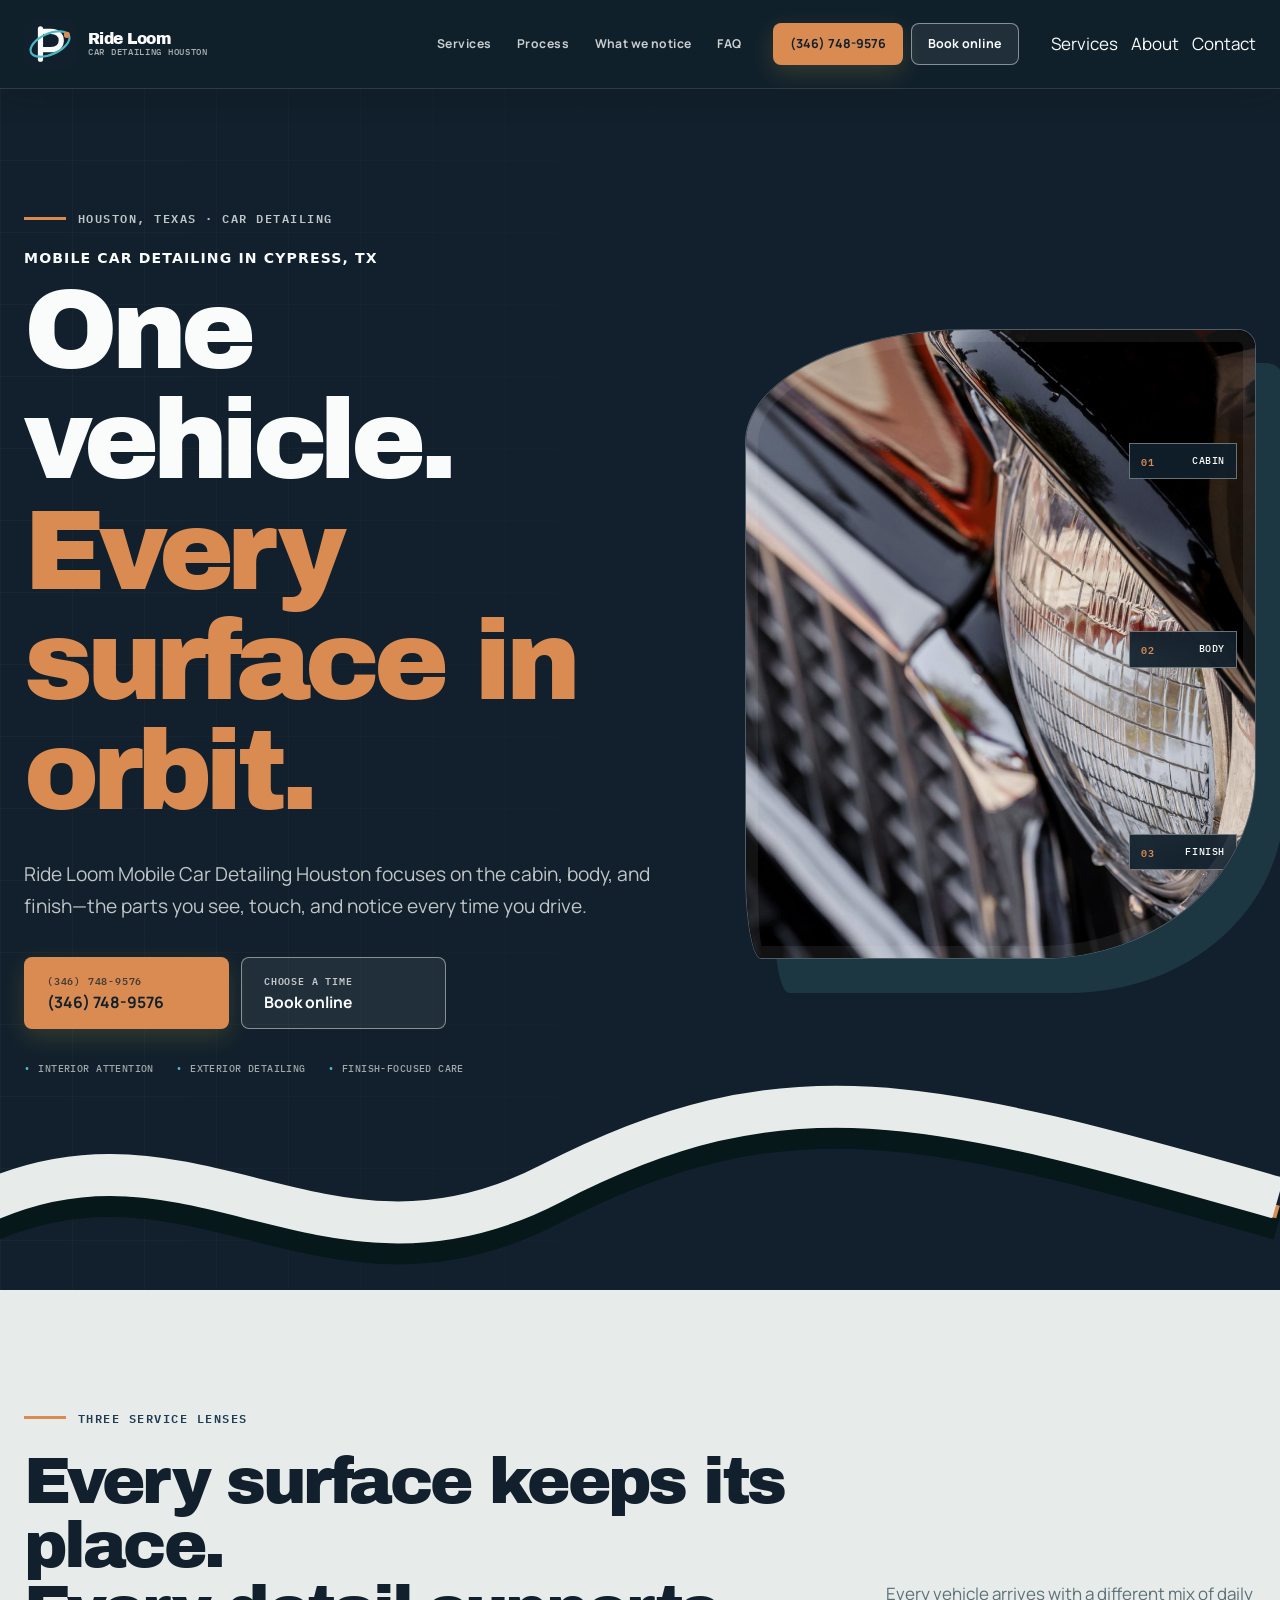
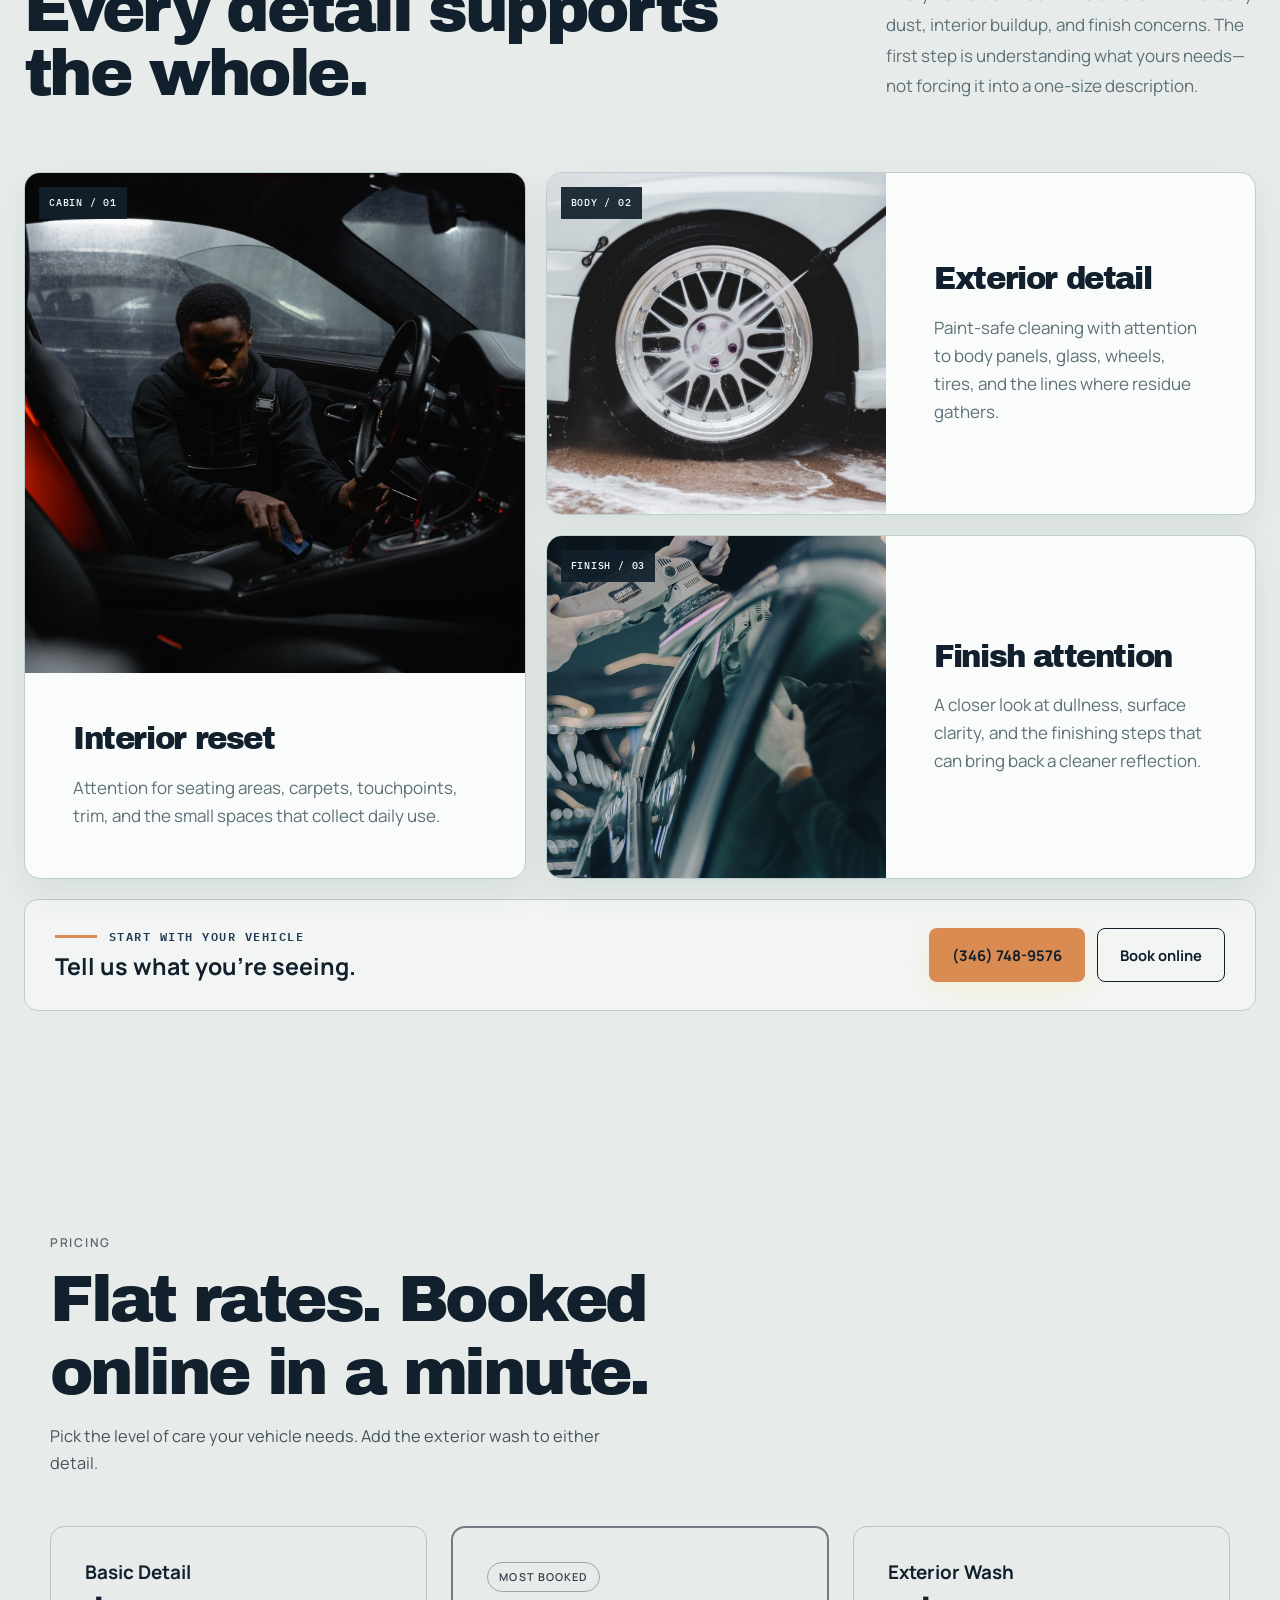
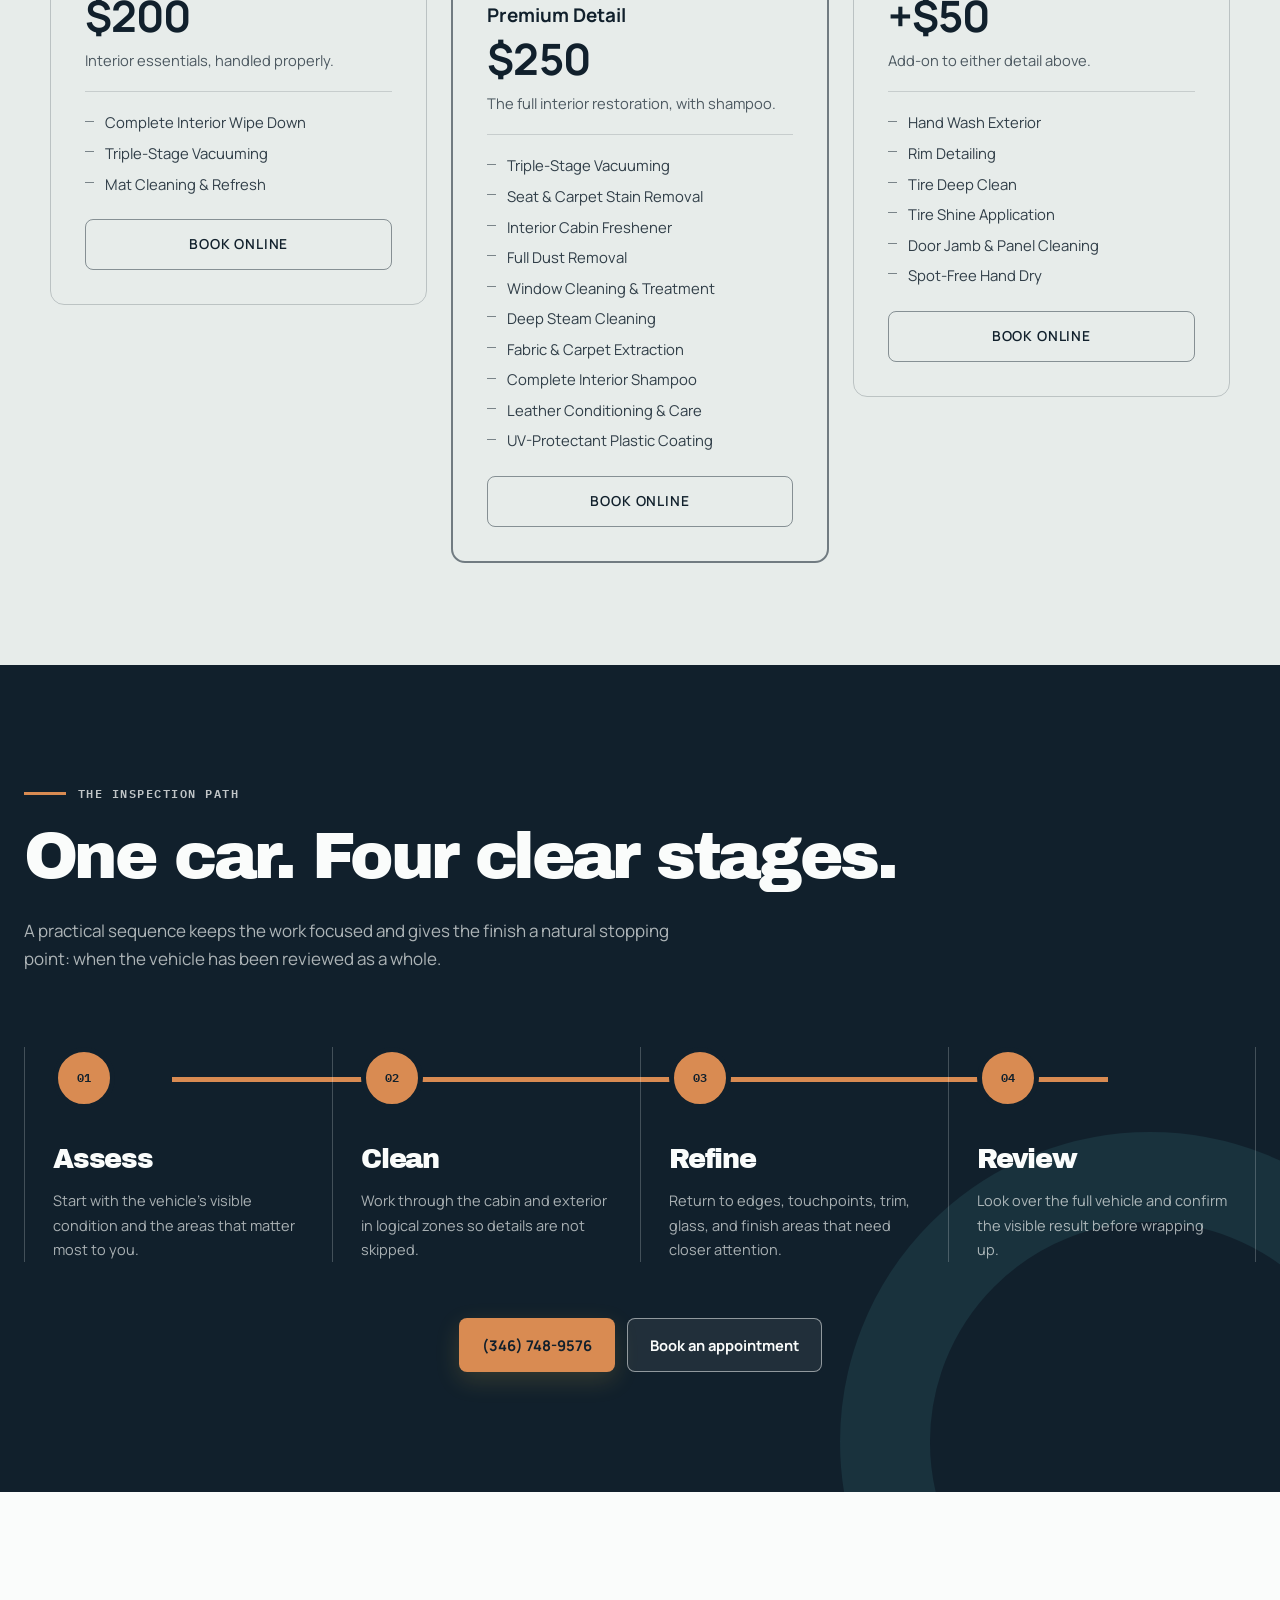
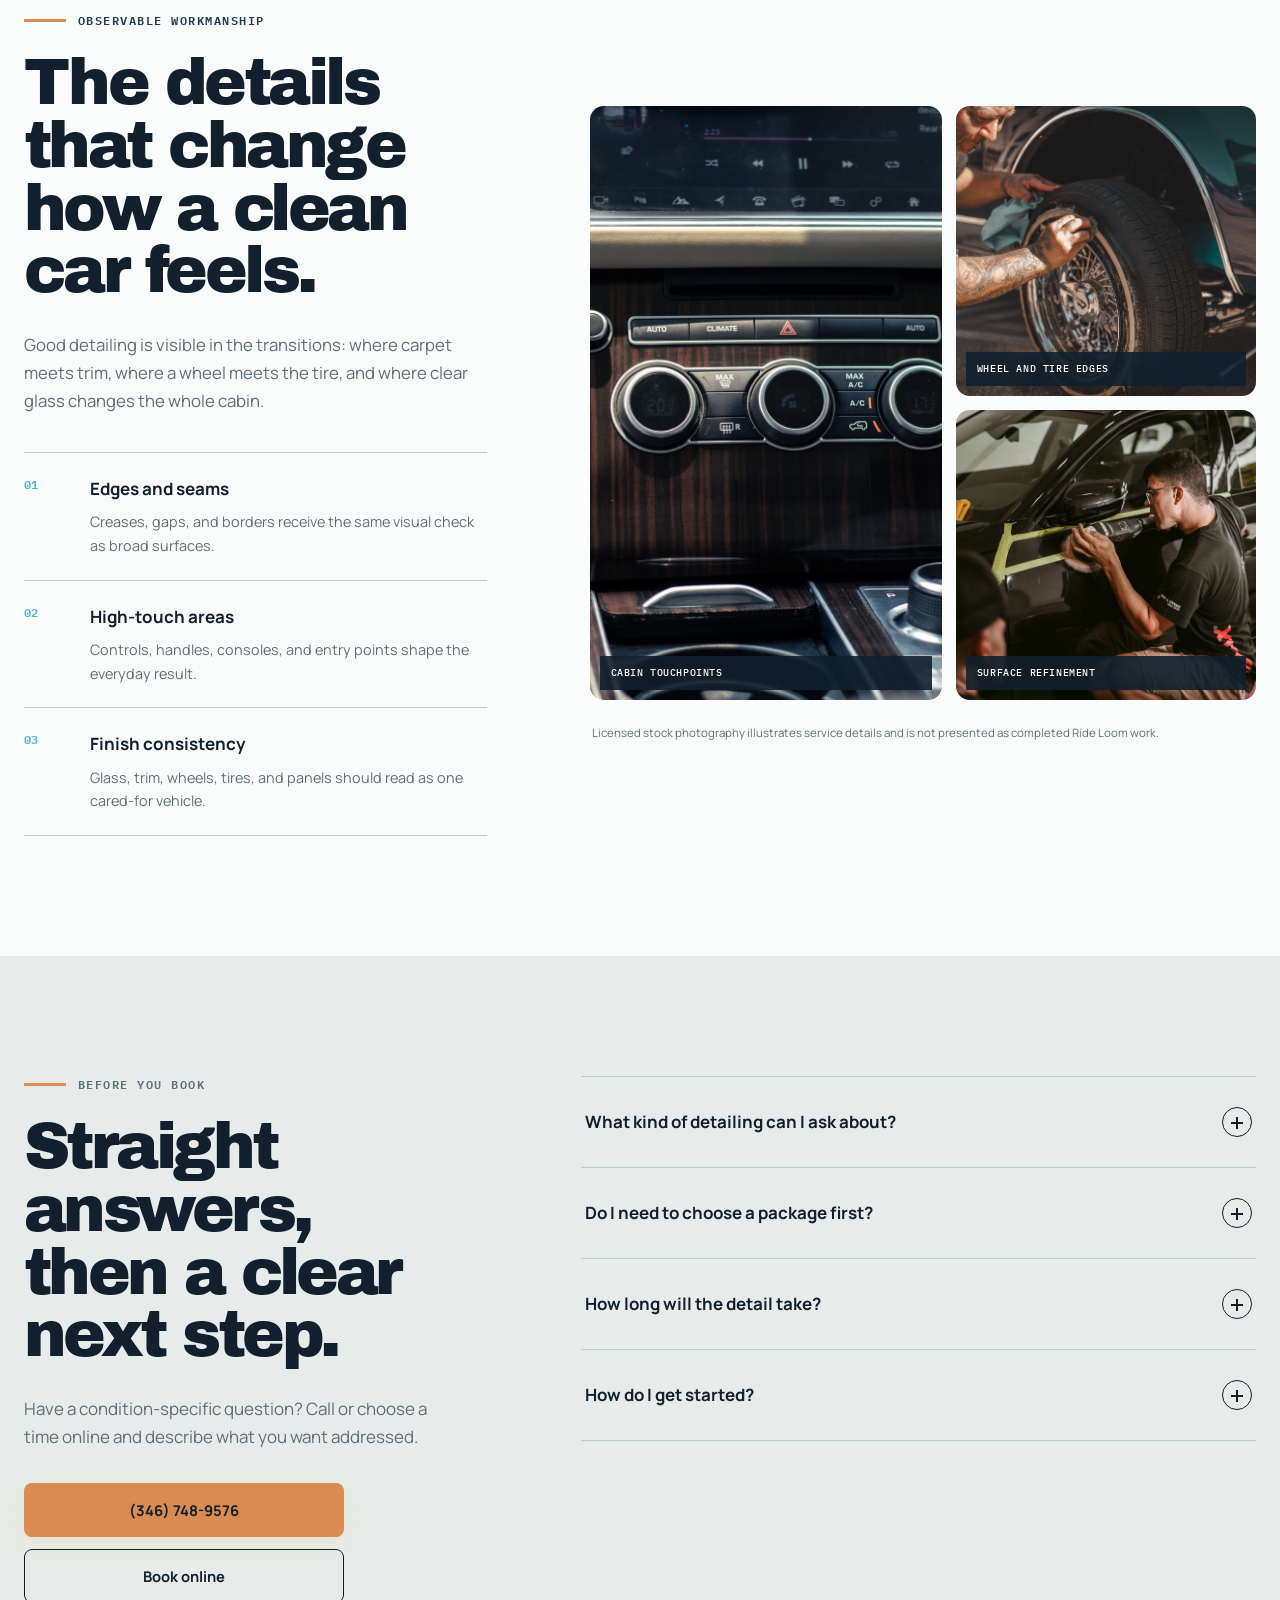
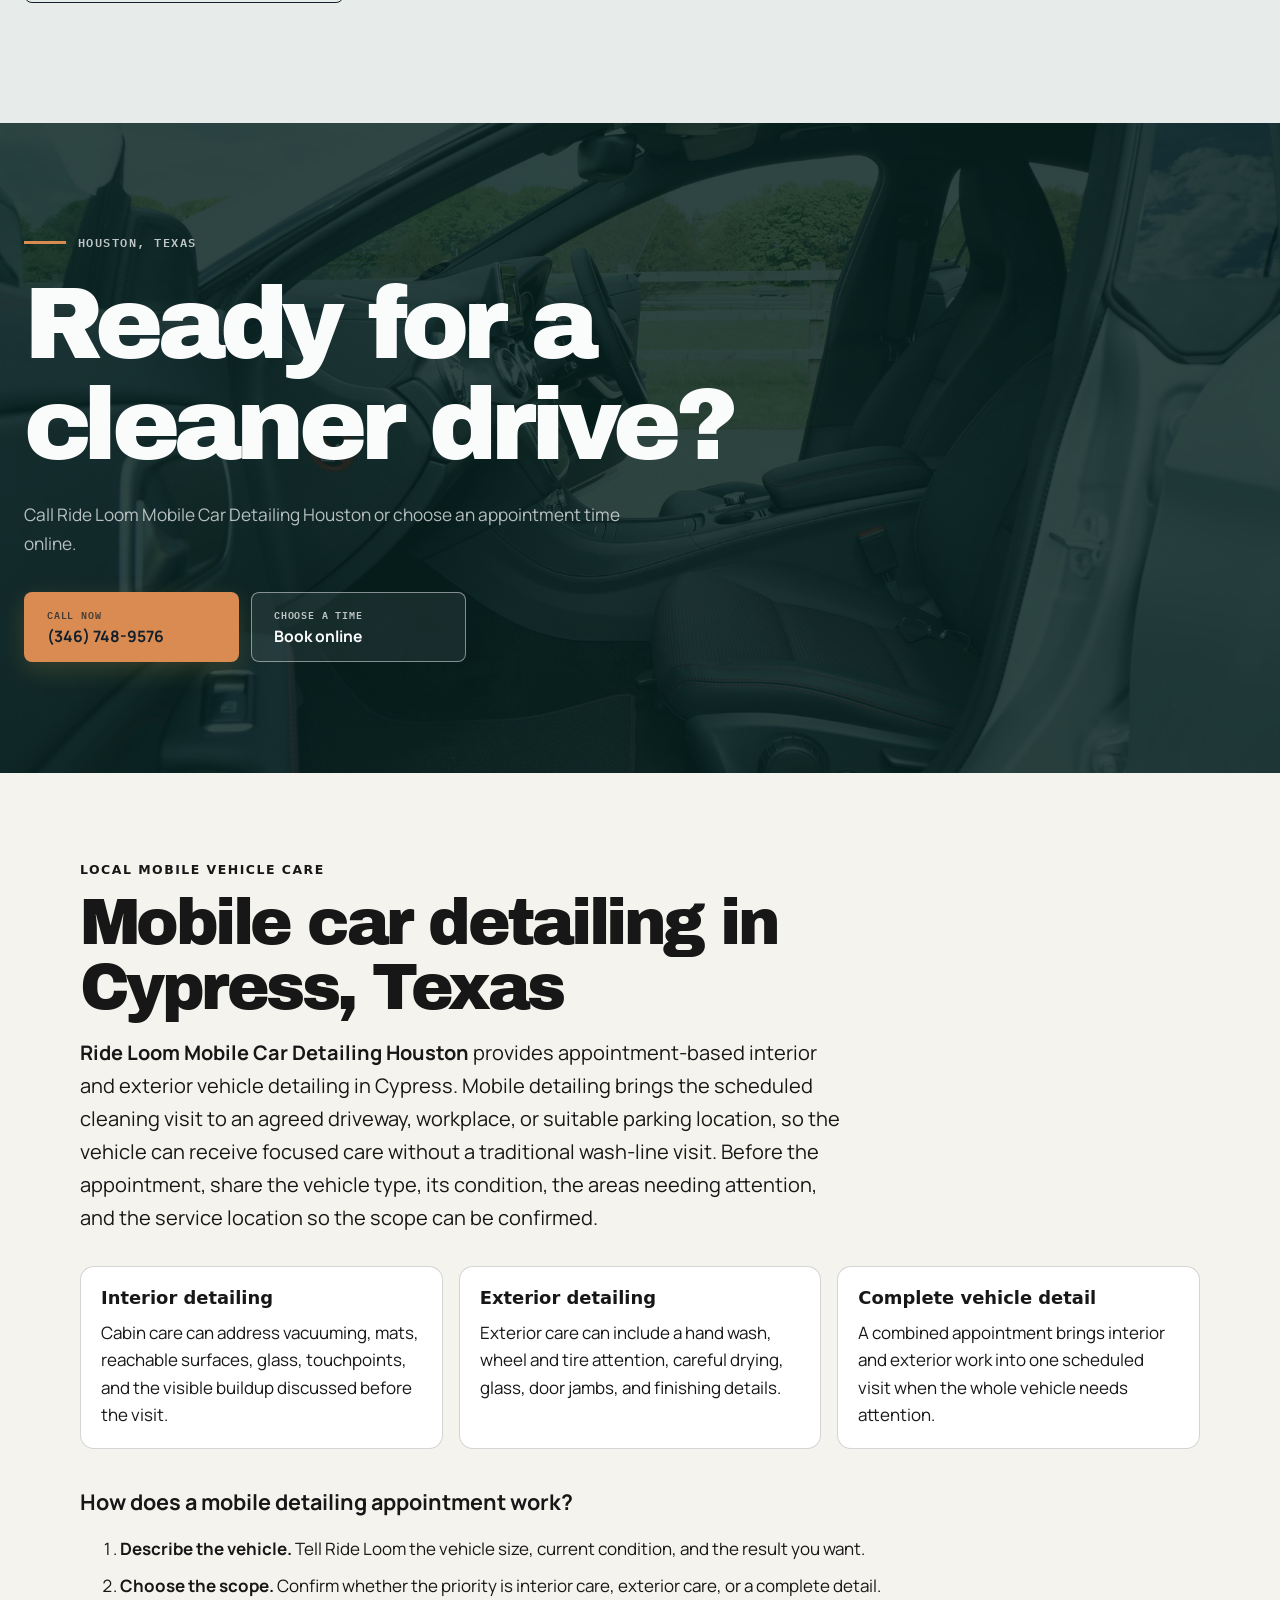
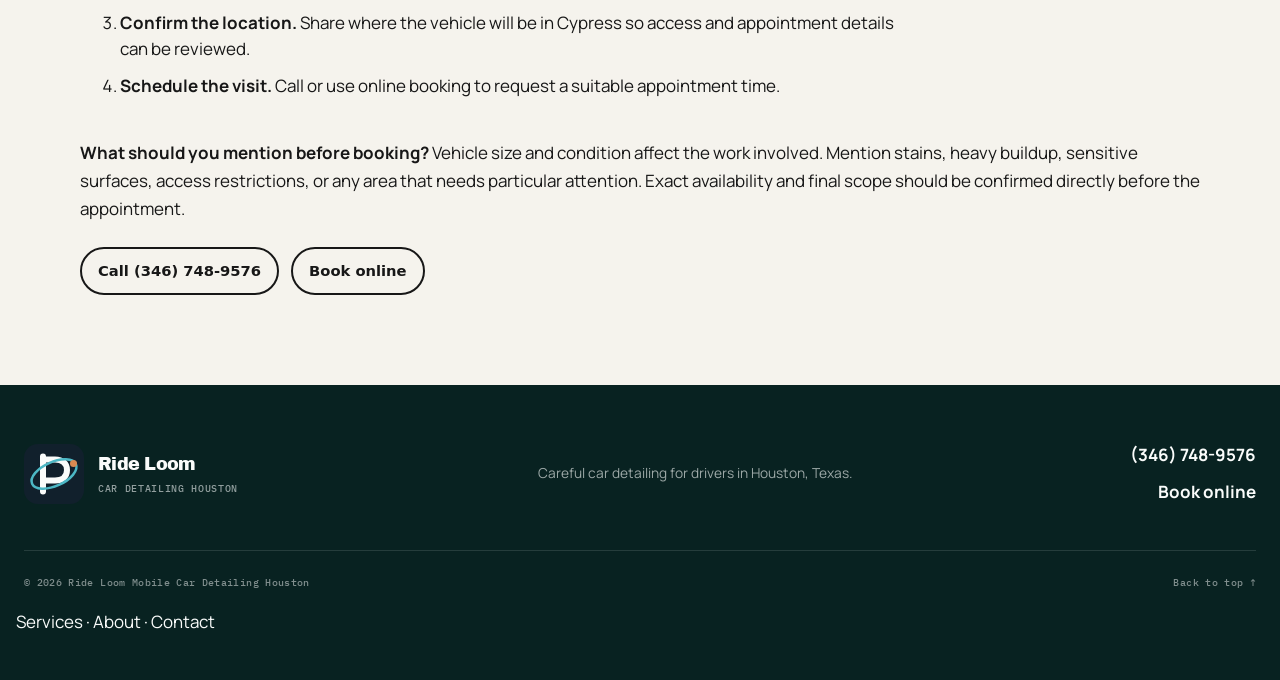
<file: index.html>
<!doctype html>
<html lang="en">
  <head>
    <meta charset="utf-8">
    <meta name="viewport" content="width=device-width, initial-scale=1">
    <title>Mobile Car Detailing in Cypress, TX | Ride Loom</title>
    <meta name="theme-color" content="#11202c">
    <link rel="canonical" href="https://rideloom.shop/">
    <link rel="icon" href="assets/favicon.svg" type="image/svg+xml">
    <link rel="preload" href="assets/fonts/archivo-black.ttf" as="font" type="font/ttf" crossorigin>
    <link rel="preload" href="assets/hero-foam-car.jpg" as="image">
    <link rel="stylesheet" href="styles.css">
    <script type="application/ld+json">
{
  "@context": "https://schema.org",
  "@type": "AutomotiveBusiness",
  "name": "Ride Loom Mobile Car Detailing Houston",
  "url": "https://rideloom.shop/",
  "telephone": "+1 346-748-9576",
  "address": {
    "@type": "PostalAddress",
    "streetAddress": "20915 Pricewood Manor Ct",
    "addressLocality": "Cypress",
    "addressRegion": "TX",
    "postalCode": "77433",
    "addressCountry": "US"
  },
  "description": "Careful interior, exterior, and finish-focused car detailing for drivers in Houston, Texas.",
  "areaServed": {
    "@type": "City",
    "name": "Cypress",
    "containedInPlace": {
      "@type": "State",
      "name": "Texas"
    }
  },
  "knowsAbout": [
    "Car detailing",
    "Interior car detailing",
    "Exterior car detailing",
    "Vehicle finish care"
  ],
  "priceRange": "$200-$250",
  "makesOffer": [
    {
      "@type": "Offer",
      "name": "Basic Detail",
      "price": "200",
      "priceCurrency": "USD",
      "availability": "https://schema.org/InStock",
      "itemOffered": {
        "@type": "Service",
        "name": "Basic Detail",
        "description": "Interior essentials: complete interior wipe down, triple-stage vacuuming, and mat cleaning and refresh."
      }
    },
    {
      "@type": "Offer",
      "name": "Premium Detail",
      "price": "250",
      "priceCurrency": "USD",
      "availability": "https://schema.org/InStock",
      "itemOffered": {
        "@type": "Service",
        "name": "Premium Detail",
        "description": "The full interior restoration, including complete interior shampoo, deep steam cleaning, fabric and carpet extraction, and leather conditioning."
      }
    },
    {
      "@type": "Offer",
      "name": "Exterior Wash",
      "price": "50",
      "priceCurrency": "USD",
      "availability": "https://schema.org/InStock",
      "itemOffered": {
        "@type": "Service",
        "name": "Exterior Wash",
        "description": "Add-on exterior wash: hand wash, rim detailing, tire deep clean and shine, door jamb cleaning, and spot-free hand dry."
      }
    }
  ],
  "@id": "https://rideloom.shop/#business",
  "geo": {
    "@type": "GeoCoordinates",
    "latitude": 30.023302426817,
    "longitude": -95.747661389775
  },
  "image": "https://rideloom.shop/assets/hero-foam-car.jpg",
  "contactPoint": {
    "@type": "ContactPoint",
    "telephone": "+1 346-748-9576",
    "contactType": "customer service",
    "areaServed": "US-TX",
    "availableLanguage": "English"
  }
}
    </script>
<!-- SEO-GEO:START -->
  <meta name="description" content="Mobile car detailing in Cypress, TX from Ride Loom, with interior cleaning, exterior hand washing, and complete details. Call or book online.">
  <meta name="robots" content="index, follow, max-image-preview:large, max-snippet:-1, max-video-preview:-1">
  <meta property="og:locale" content="en_US">
  <meta property="og:type" content="website">
  <meta property="og:site_name" content="Ride Loom">
  <meta property="og:title" content="Mobile Car Detailing in Cypress, TX | Ride Loom">
  <meta property="og:description" content="Mobile car detailing in Cypress, TX from Ride Loom, with interior cleaning, exterior hand washing, and complete details. Call or book online.">
  <meta property="og:url" content="https://rideloom.shop/">
  <meta property="og:image" content="https://rideloom.shop/assets/hero-foam-car.jpg">
  <meta name="twitter:image" content="https://rideloom.shop/assets/hero-foam-car.jpg">
  <meta name="twitter:card" content="summary_large_image">
  <meta name="twitter:title" content="Mobile Car Detailing in Cypress, TX | Ride Loom">
  <meta name="twitter:description" content="Mobile car detailing in Cypress, TX from Ride Loom, with interior cleaning, exterior hand washing, and complete details. Call or book online.">
  <style id="seo-geo-styles">
    .seo-local-intent { display:block; margin:0 0 .55rem; font:700 clamp(.78rem,1.1vw,.95rem)/1.2 system-ui,sans-serif; letter-spacing:.08em; text-transform:uppercase; }
    .seo-geo-section { background:#f5f3ed; color:#171717; padding:clamp(3.5rem,7vw,6.5rem) clamp(1.25rem,5vw,5rem); }
    .seo-geo-inner { width:min(1120px,100%); margin:0 auto; }
    .seo-geo-kicker { margin:0 0 .75rem; font:700 .78rem/1.2 system-ui,sans-serif; letter-spacing:.12em; text-transform:uppercase; }
    .seo-geo-section h2 { max-width:22ch; margin:0 0 1rem; color:inherit; font-size:clamp(2rem,5vw,4rem); line-height:1.02; }
    .seo-geo-answer { max-width:760px; margin:0 0 2rem; font-size:clamp(1.05rem,2vw,1.25rem); line-height:1.65; }
    .seo-geo-grid { display:grid; grid-template-columns:repeat(3,minmax(0,1fr)); gap:1rem; margin:2rem 0; }
    .seo-geo-card { border:1px solid rgba(23,23,23,.18); border-radius:14px; padding:1.25rem; background:#fff; }
    .seo-geo-card h3 { margin:0 0 .6rem; color:inherit; font:700 1.12rem/1.25 system-ui,sans-serif; }
    .seo-geo-card p { margin:0; line-height:1.6; }
    .seo-geo-steps { max-width:820px; margin:2.5rem 0; }
    .seo-geo-steps li { margin:.65rem 0; line-height:1.55; }
    .seo-geo-actions { display:flex; flex-wrap:wrap; gap:.75rem; margin-top:1.5rem; }
    .seo-geo-action { display:inline-flex; align-items:center; min-height:48px; padding:.75rem 1rem; border:2px solid currentColor; border-radius:999px; color:inherit; font:700 .92rem/1 system-ui,sans-serif; text-decoration:none; }
    @media (max-width:760px) { .seo-geo-grid { grid-template-columns:1fr; } }
  </style>
<!-- SEO-GEO:END -->
  <script id="seo-geo-entity-schema" type="application/ld+json">
{
  "@context": "https://schema.org",
  "@graph": [
    {
      "@type": "WebSite",
      "@id": "https://rideloom.shop/#website",
      "url": "https://rideloom.shop/",
      "name": "Ride Loom Mobile Car Detailing Houston",
      "inLanguage": "en-US",
      "publisher": {
        "@id": "https://rideloom.shop/#business"
      }
    },
    {
      "@type": "Service",
      "@id": "https://rideloom.shop/#mobile-car-detailing",
      "name": "Mobile Car Detailing in Cypress, Texas",
      "serviceType": "Mobile car detailing",
      "provider": {
        "@id": "https://rideloom.shop/#business"
      },
      "areaServed": {
        "@type": "City",
        "name": "Cypress",
        "containedInPlace": {
          "@type": "State",
          "name": "Texas"
        }
      },
      "url": "https://rideloom.shop/#services"
    }
  ]
}
  </script>
<style id="SEO-NEXT-NAV-CSS">.seo-next-nav{display:flex;gap:.8rem;flex-wrap:wrap}.seo-next-footer-nav{padding:1rem}.seo-next-footer-nav a{color:inherit}</style></head>
  <body>
    <a class="skip-link" href="#main-content">Skip to content</a>

    <header class="site-header" data-header>
      <div class="header-inner shell">
        <a class="brand" href="#top" aria-label="Ride Loom home">
          <img src="assets/logo.svg" width="56" height="56" alt="">
          <span class="brand-copy">
            <strong>Ride Loom</strong>
            <small>Car Detailing Houston</small>
          </span>
        </a>

        <button class="menu-toggle" type="button" aria-expanded="false" aria-controls="site-nav">
          <span class="menu-toggle-label">Menu</span>
          <span class="menu-icon" aria-hidden="true"><i></i><i></i></span>
        </button>

        <nav class="site-nav" id="site-nav" aria-label="Main navigation">
          <div class="nav-links">
            <a href="#services">Services</a>
            <a href="#process">Process</a>
            <a href="#details">What we notice</a>
            <a href="#questions">FAQ</a>
          </div>
          <div class="nav-actions">
            <a class="button button-call button-small" href="tel:+13467489576" aria-label="Call Ride Loom at (346) 748-9576">(346) 748-9576</a>
            <a class="button button-book button-small" href="https://cal.com/sumitdatta/auto-detail-service">Book online</a>
          </div>
        <!-- SEO-NEXT-NAV:START --><div class="seo-next-nav" aria-label="Expanded site pages"><a href="/services/">Services</a><a href="/about/">About</a><a href="/contact/">Contact</a></div><!-- SEO-NEXT-NAV:END --></nav>
      </div>
    </header>

    <main id="main-content">
      <section class="hero" id="top">
        <div class="hero-grid shell">
          <div class="hero-copy">
            <p class="eyebrow light"><span></span> Houston, Texas · Car detailing</p>
            <h1><span class="seo-local-intent" data-seo-local-intent>Mobile Car Detailing in Cypress, TX</span>One vehicle. <em>Every surface in orbit.</em></h1>
            <p class="hero-lede">Ride Loom Mobile Car Detailing Houston focuses on the cabin, body, and finish—the parts you see, touch, and notice every time you drive.</p>
            <div class="action-pair hero-actions">
              <a class="button button-call" href="tel:+13467489576">
                <span>(346) 748-9576</span>
                <strong>(346) 748-9576</strong>
              </a>
              <a class="button button-book" href="https://cal.com/sumitdatta/auto-detail-service">
                <span>Choose a time</span>
                <strong>Book online</strong>
              </a>
            </div>
            <div class="hero-notes" aria-label="Service highlights">
              <span>Interior attention</span>
              <span>Exterior detailing</span>
              <span>Finish-focused care</span>
            </div>
          </div>

          <div class="hero-visual" aria-label="Polished vehicle finish under focused light">
            <img src="assets/hero-foam-car.jpg" width="2200" height="3300" alt="A polished vehicle panel reflecting focused light">
            <div class="visual-label label-top"><b>01</b><span>Cabin</span></div>
            <div class="visual-label label-mid"><b>02</b><span>Body</span></div>
            <div class="visual-label label-bottom"><b>03</b><span>Finish</span></div>
          </div>
        </div>

        <svg class="waterline" viewBox="0 0 1600 220" preserveAspectRatio="none" aria-hidden="true">
          <path class="waterline-shadow" d="M-30 152 C260 18 425 238 720 116 S1190 30 1630 130"></path>
          <path class="waterline-sun" d="M-30 140 C260 6 425 226 720 104 S1190 18 1630 118"></path>
          <path class="waterline-glint" d="M-30 126 C260 -8 425 212 720 90 S1190 4 1630 104"></path>
        </svg>
      </section>

      <section class="services section" id="services">
        <div class="shell">
          <div class="section-heading split-heading">
            <div>
              <p class="eyebrow"><span></span> Three service lenses</p>
              <h2>Every surface keeps its place.<br>Every detail supports the whole.</h2>
            </div>
            <p>Every vehicle arrives with a different mix of daily dust, interior buildup, and finish concerns. The first step is understanding what yours needs—not forcing it into a one-size description.</p>
          </div>

          <div class="service-grid">
            <article class="service-card service-card-tall">
              <div class="service-photo">
                <img src="assets/clean-interior.jpg" width="1800" height="1200" loading="lazy" alt="Clean black vehicle seats and center console">
                <span class="photo-code">CABIN / 01</span>
              </div>
              <div class="service-copy">
                <h3>Interior reset</h3>
                <p>Attention for seating areas, carpets, touchpoints, trim, and the small spaces that collect daily use.</p>
              </div>
            </article>

            <article class="service-card">
              <div class="service-photo">
                <img src="assets/wheel-suds.jpg" width="1800" height="1200" loading="lazy" alt="A wheel being cleaned by hand with soap suds">
                <span class="photo-code">BODY / 02</span>
              </div>
              <div class="service-copy">
                <h3>Exterior detail</h3>
                <p>Paint-safe cleaning with attention to body panels, glass, wheels, tires, and the lines where residue gathers.</p>
              </div>
            </article>

            <article class="service-card service-card-wide">
              <div class="service-photo">
                <img src="assets/polish-closeup.jpg" width="1800" height="1200" loading="lazy" alt="A polishing machine moving across a dark vehicle panel">
                <span class="photo-code">FINISH / 03</span>
              </div>
              <div class="service-copy">
                <h3>Finish attention</h3>
                <p>A closer look at dullness, surface clarity, and the finishing steps that can bring back a cleaner reflection.</p>
              </div>
            </article>
          </div>

          <div class="service-contact contact-strip">
            <div>
              <p class="eyebrow"><span></span> Start with your vehicle</p>
              <h3>Tell us what you’re seeing.</h3>
            </div>
            <div class="action-pair compact-actions">
              <a class="button button-call" href="tel:+13467489576">(346) 748-9576</a>
              <a class="button button-book dark-book" href="https://cal.com/sumitdatta/auto-detail-service">Book online</a>
            </div>
          </div>
        </div>
      </section>

    <section class="rates" id="pricing" aria-labelledby="pricing-title">
      <div class="rates-shell">
        <div class="rates-head">
          <p class="rates-eyebrow">Pricing</p>
          <h2 id="pricing-title">Flat rates. Booked online in a minute.</h2>
          <p class="rates-intro">Pick the level of care your vehicle needs. Add the exterior wash to either detail.</p>
        </div>

        <div class="rate-grid">
          <article class="rate-card">
            <h3>Basic Detail</h3>
            <p class="rate-figure">$200</p>
            <p class="rate-note">Interior essentials, handled properly.</p>
            <ul class="rate-list">
              <li>Complete Interior Wipe Down</li>
              <li>Triple-Stage Vacuuming</li>
              <li>Mat Cleaning &amp; Refresh</li>
            </ul>
            <a class="rate-cta" href="https://cal.com/sumitdatta/auto-detail-service" target="_blank" rel="noopener">Book Online</a>
          </article>
          <article class="rate-card rate-card-featured">
            <span class="rate-badge">Most booked</span>
            <h3>Premium Detail</h3>
            <p class="rate-figure">$250</p>
            <p class="rate-note">The full interior restoration, with shampoo.</p>
            <ul class="rate-list">
              <li>Triple-Stage Vacuuming</li>
              <li>Seat &amp; Carpet Stain Removal</li>
              <li>Interior Cabin Freshener</li>
              <li>Full Dust Removal</li>
              <li>Window Cleaning &amp; Treatment</li>
              <li>Deep Steam Cleaning</li>
              <li>Fabric &amp; Carpet Extraction</li>
              <li>Complete Interior Shampoo</li>
              <li>Leather Conditioning &amp; Care</li>
              <li>UV-Protectant Plastic Coating</li>
            </ul>
            <a class="rate-cta" href="https://cal.com/sumitdatta/auto-detail-service" target="_blank" rel="noopener">Book Online</a>
          </article>
          <article class="rate-card">
            <h3>Exterior Wash</h3>
            <p class="rate-figure">+$50</p>
            <p class="rate-note">Add-on to either detail above.</p>
            <ul class="rate-list">
              <li>Hand Wash Exterior</li>
              <li>Rim Detailing</li>
              <li>Tire Deep Clean</li>
              <li>Tire Shine Application</li>
              <li>Door Jamb &amp; Panel Cleaning</li>
              <li>Spot-Free Hand Dry</li>
            </ul>
            <a class="rate-cta" href="https://cal.com/sumitdatta/auto-detail-service" target="_blank" rel="noopener">Book Online</a>
          </article>
        </div>
      </div>
    </section>


      <section class="process section" id="process">
        <div class="shell">
          <div class="process-intro">
            <p class="eyebrow light"><span></span> The inspection path</p>
            <h2>One car. Four clear stages.</h2>
            <p>A practical sequence keeps the work focused and gives the finish a natural stopping point: when the vehicle has been reviewed as a whole.</p>
          </div>

          <ol class="process-track">
            <li>
              <span class="step-number">01</span>
              <div><h3>Assess</h3><p>Start with the vehicle’s visible condition and the areas that matter most to you.</p></div>
            </li>
            <li>
              <span class="step-number">02</span>
              <div><h3>Clean</h3><p>Work through the cabin and exterior in logical zones so details are not skipped.</p></div>
            </li>
            <li>
              <span class="step-number">03</span>
              <div><h3>Refine</h3><p>Return to edges, touchpoints, trim, glass, and finish areas that need closer attention.</p></div>
            </li>
            <li>
              <span class="step-number">04</span>
              <div><h3>Review</h3><p>Look over the full vehicle and confirm the visible result before wrapping up.</p></div>
            </li>
          </ol>

          <div class="process-actions action-pair">
            <a class="button button-call" href="tel:+13467489576">(346) 748-9576</a>
            <a class="button button-book button-book-light" href="https://cal.com/sumitdatta/auto-detail-service">Book an appointment</a>
          </div>
        </div>
      </section>

      <section class="details section" id="details">
        <div class="shell details-grid">
          <div class="details-copy">
            <p class="eyebrow"><span></span> Observable workmanship</p>
            <h2>The details that change how a clean car feels.</h2>
            <p class="details-lede">Good detailing is visible in the transitions: where carpet meets trim, where a wheel meets the tire, and where clear glass changes the whole cabin.</p>
            <ul class="inspection-list">
              <li><span>01</span><div><strong>Edges and seams</strong><p>Creases, gaps, and borders receive the same visual check as broad surfaces.</p></div></li>
              <li><span>02</span><div><strong>High-touch areas</strong><p>Controls, handles, consoles, and entry points shape the everyday result.</p></div></li>
              <li><span>03</span><div><strong>Finish consistency</strong><p>Glass, trim, wheels, tires, and panels should read as one cared-for vehicle.</p></div></li>
            </ul>
          </div>

          <div class="detail-gallery" aria-label="Car detailing service illustrations">
            <figure class="gallery-main">
              <img src="assets/dashboard-detail.jpg" width="1800" height="1200" loading="lazy" alt="Close view of a vehicle dashboard and steering wheel">
              <figcaption>Cabin touchpoints</figcaption>
            </figure>
            <figure>
              <img src="assets/wheel-detail.jpg" width="1800" height="1200" loading="lazy" alt="A vehicle wheel being cleaned with detailing tools">
              <figcaption>Wheel and tire edges</figcaption>
            </figure>
            <figure>
              <img src="assets/polishing-work.jpg" width="1800" height="1200" loading="lazy" alt="A detailer polishing the side panel of a vehicle">
              <figcaption>Surface refinement</figcaption>
            </figure>
            <p class="stock-note">Licensed stock photography illustrates service details and is not presented as completed Ride Loom work.</p>
          </div>
        </div>
      </section>

      <section class="questions section" id="questions">
        <div class="shell questions-grid">
          <div class="questions-intro">
            <p class="eyebrow"><span></span> Before you book</p>
            <h2>Straight answers, then a clear next step.</h2>
            <p>Have a condition-specific question? Call or choose a time online and describe what you want addressed.</p>
            <div class="action-pair stacked-actions">
              <a class="button button-call" href="tel:+13467489576">(346) 748-9576</a>
              <a class="button button-book dark-book" href="https://cal.com/sumitdatta/auto-detail-service">Book online</a>
            </div>
          </div>

          <div class="faq-list">
            <details>
              <summary>What kind of detailing can I ask about?<span aria-hidden="true"></span></summary>
              <p>Ask about interior cleaning, exterior detailing, wheel and tire attention, or finish-focused care. Vehicle condition varies, so confirm the right scope when you call or book.</p>
            </details>
            <details>
              <summary>Do I need to choose a package first?<span aria-hidden="true"></span></summary>
              <p>No. Start with what you notice about the vehicle and what you want improved. The appropriate service scope can be discussed from there.</p>
            </details>
            <details>
              <summary>How long will the detail take?<span aria-hidden="true"></span></summary>
              <p>Timing depends on vehicle size, condition, and the agreed scope. Ask about timing for your specific vehicle when you call or book online.</p>
            </details>
            <details>
              <summary>How do I get started?<span aria-hidden="true"></span></summary>
              <p>Call Ride Loom at (346) 748-9576 or use the online appointment link. Both paths let you start with your vehicle and what it needs.</p>
            </details>
          </div>
        </div>
      </section>

      <section class="final-cta" id="contact">
        <div class="final-photo" aria-hidden="true">
          <img src="assets/interior-finish.jpg" width="1800" height="1196" loading="lazy" alt="">
        </div>
        <div class="shell final-inner">
          <p class="eyebrow light"><span></span> Houston, Texas</p>
          <h2>Ready for a cleaner drive?</h2>
          <p>Call Ride Loom Mobile Car Detailing Houston or choose an appointment time online.</p>
          <div class="action-pair final-actions">
            <a class="button button-call" href="tel:+13467489576"><span>Call now</span><strong>(346) 748-9576</strong></a>
            <a class="button button-book" href="https://cal.com/sumitdatta/auto-detail-service"><span>Choose a time</span><strong>Book online</strong></a>
          </div>
        </div>
      </section>
    <!-- SEO-GEO-LOCAL:START -->
    <section class="seo-geo-section" id="local-detailing" aria-labelledby="local-detailing-title">
      <div class="seo-geo-inner">
        <p class="seo-geo-kicker">Local mobile vehicle care</p>
        <h2 id="local-detailing-title">Mobile car detailing in Cypress, Texas</h2>
        <p class="seo-geo-answer"><strong>Ride Loom Mobile Car Detailing Houston</strong> provides appointment-based interior and exterior vehicle detailing in Cypress. Mobile detailing brings the scheduled cleaning visit to an agreed driveway, workplace, or suitable parking location, so the vehicle can receive focused care without a traditional wash-line visit. Before the appointment, share the vehicle type, its condition, the areas needing attention, and the service location so the scope can be confirmed.</p>

        <div class="seo-geo-grid" aria-label="Available detailing options">
          <article class="seo-geo-card">
            <h3>Interior detailing</h3>
            <p>Cabin care can address vacuuming, mats, reachable surfaces, glass, touchpoints, and the visible buildup discussed before the visit.</p>
          </article>
          <article class="seo-geo-card">
            <h3>Exterior detailing</h3>
            <p>Exterior care can include a hand wash, wheel and tire attention, careful drying, glass, door jambs, and finishing details.</p>
          </article>
          <article class="seo-geo-card">
            <h3>Complete vehicle detail</h3>
            <p>A combined appointment brings interior and exterior work into one scheduled visit when the whole vehicle needs attention.</p>
          </article>
        </div>

        <div class="seo-geo-steps">
          <h3>How does a mobile detailing appointment work?</h3>
          <ol>
            <li><strong>Describe the vehicle.</strong> Tell Ride Loom the vehicle size, current condition, and the result you want.</li>
            <li><strong>Choose the scope.</strong> Confirm whether the priority is interior care, exterior care, or a complete detail.</li>
            <li><strong>Confirm the location.</strong> Share where the vehicle will be in Cypress so access and appointment details can be reviewed.</li>
            <li><strong>Schedule the visit.</strong> Call or use online booking to request a suitable appointment time.</li>
          </ol>
        </div>

        <p><strong>What should you mention before booking?</strong> Vehicle size and condition affect the work involved. Mention stains, heavy buildup, sensitive surfaces, access restrictions, or any area that needs particular attention. Exact availability and final scope should be confirmed directly before the appointment.</p>
        <div class="seo-geo-actions">
          <a class="seo-geo-action" href="tel:+13467489576">Call (346) 748-9576</a>
          <a class="seo-geo-action" href="https://cal.com/sumitdatta/auto-detail-service" target="_blank" rel="noopener">Book online</a>
        </div>
      </div>
    </section>
<!-- SEO-GEO-LOCAL:END -->
  </main>

    <footer class="site-footer">
      <div class="shell footer-grid">
        <div class="footer-brand">
          <img src="assets/logo.svg" width="64" height="64" alt="">
          <div><strong>Ride Loom</strong><span>Car Detailing Houston</span></div>
        </div>
        <p>Careful car detailing for drivers in Houston, Texas.</p>
        <div class="footer-actions">
          <a href="tel:+13467489576">(346) 748-9576</a>
          <a href="https://cal.com/sumitdatta/auto-detail-service">Book online</a>
        </div>
      </div>
      <div class="shell footer-bottom">
        <span>© <span data-year>2026</span> Ride Loom Mobile Car Detailing Houston</span>
        <a href="#top">Back to top ↑</a>
      </div>
    <!-- SEO-NEXT-NAV:START --><nav class="seo-next-footer-nav" aria-label="Expanded footer navigation"><a href="/services/">Services</a> · <a href="/about/">About</a> · <a href="/contact/">Contact</a></nav><!-- SEO-NEXT-NAV:END --></footer>

    <div class="mobile-sticky" aria-label="Contact options">
      <a class="sticky-call" href="tel:+13467489576"><span>Call</span><strong>(346) 748-9576</strong></a>
      <a class="sticky-book" href="https://cal.com/sumitdatta/auto-detail-service"><span>Book</span><strong>Online</strong></a>
    </div>

    <script src="script.js" defer></script>
  </body>
</html>
</file>
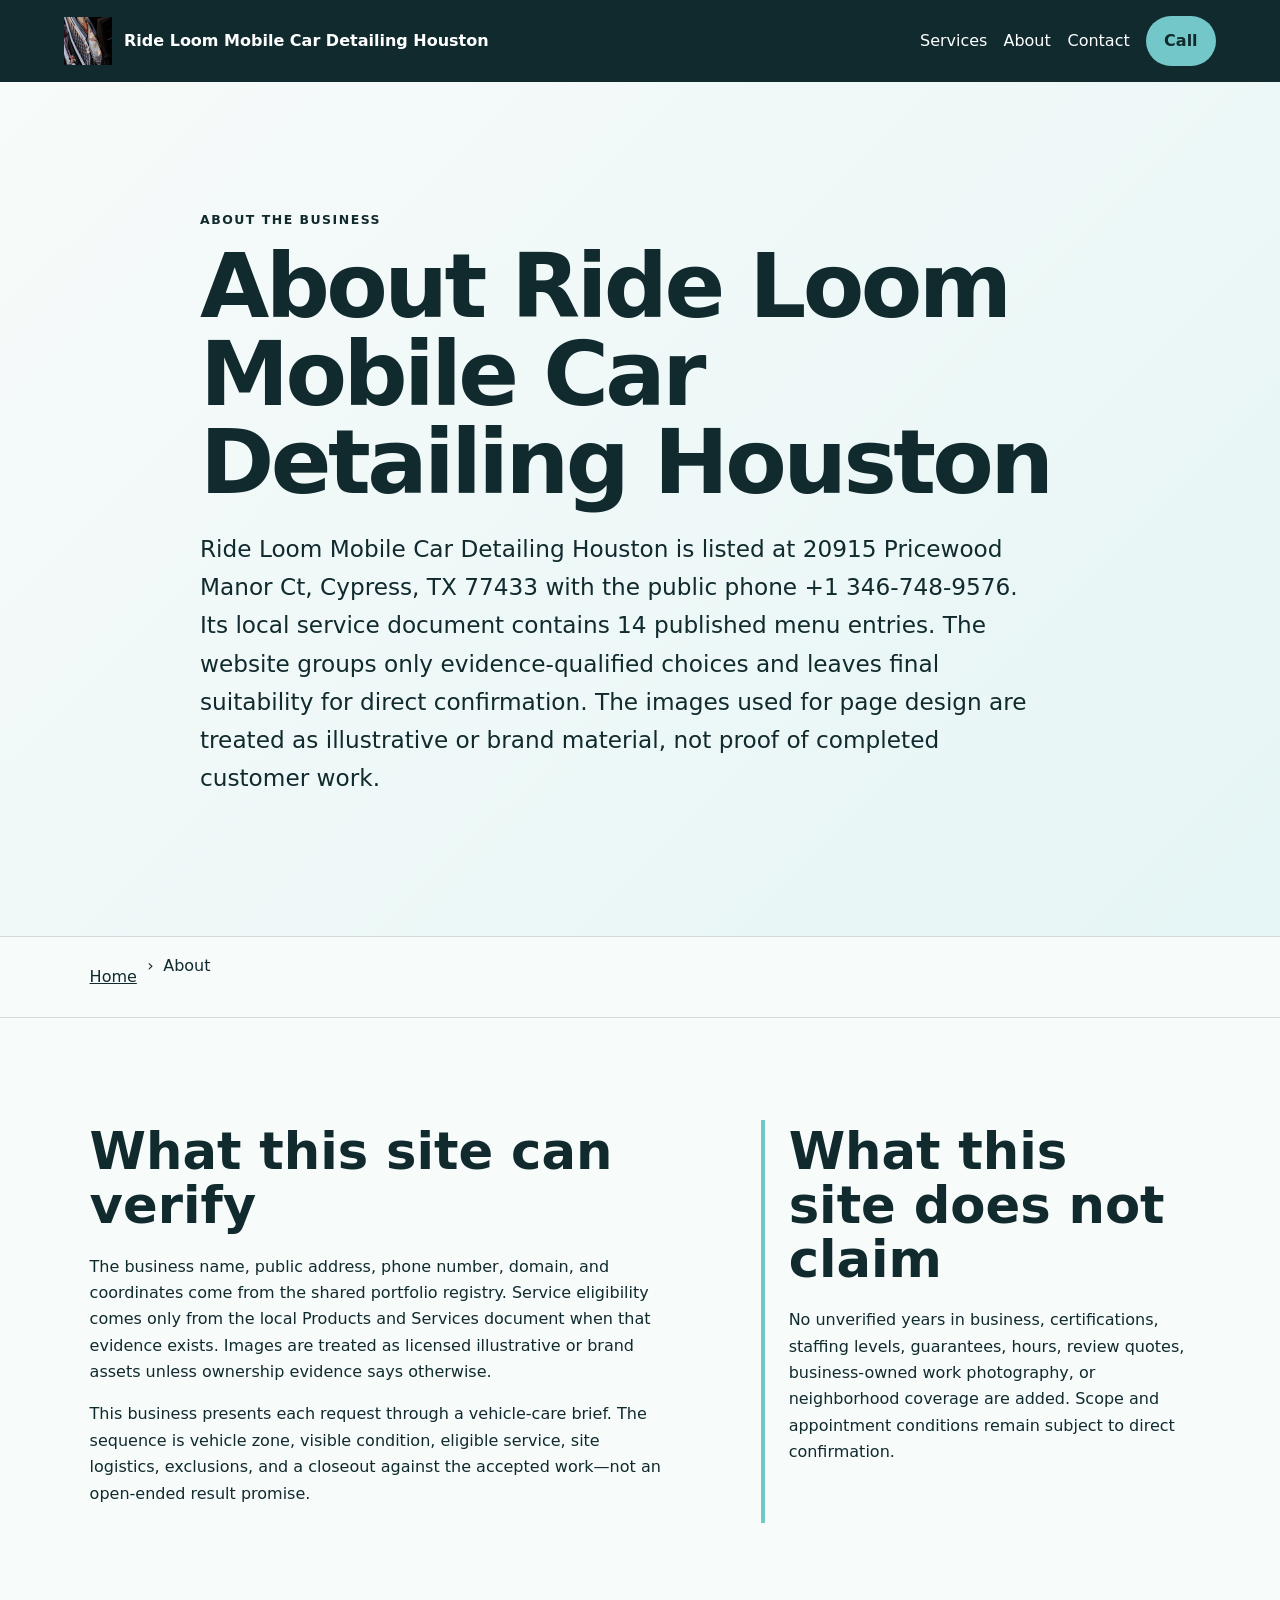
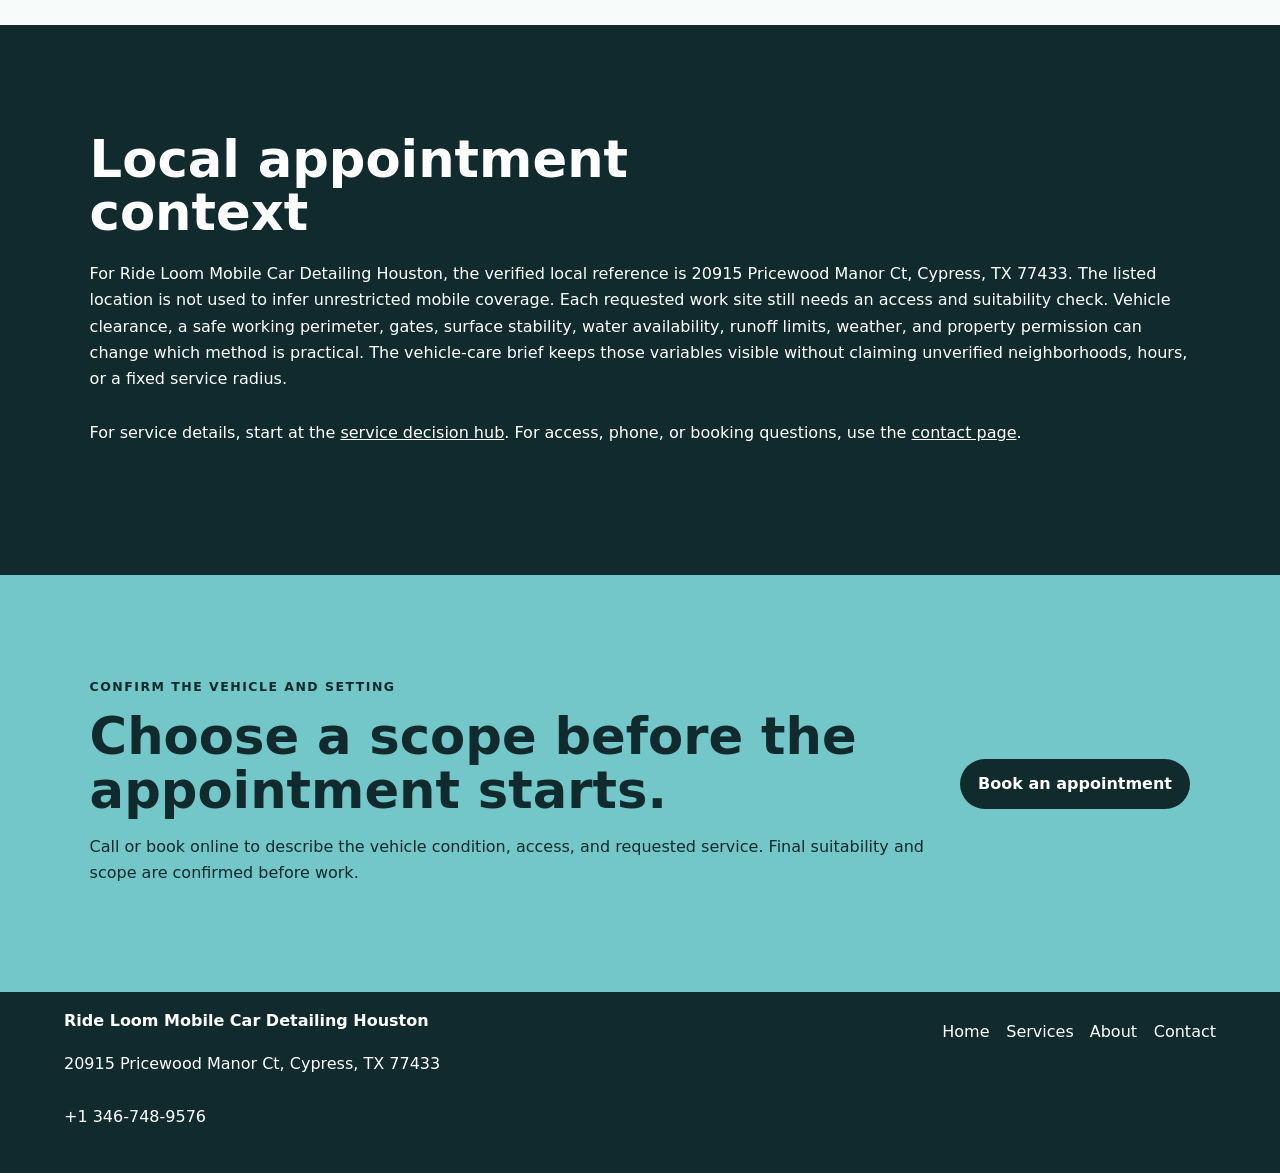
<file: about/index.html>
<!doctype html>
<html lang="en"><head>
  <meta charset="utf-8"><meta name="viewport" content="width=device-width,initial-scale=1">
  <title>About Ride Loom Mobile Car Detailing Houston | Cypress, TX</title>
  <meta name="description" content="Verified identity, evidence boundaries, and appointment-planning approach for Ride Loom Mobile Car Detailing Houston in Cypress, TX.">
  <meta name="robots" content="index, follow, max-image-preview:large, max-snippet:-1">
  <link rel="canonical" href="https://rideloom.shop/about/">
  <meta property="og:type" content="website"><meta property="og:title" content="About Ride Loom Mobile Car Detailing Houston | Cypress, TX">
  <meta property="og:description" content="Verified identity, evidence boundaries, and appointment-planning approach for Ride Loom Mobile Car Detailing Houston in Cypress, TX."><meta property="og:url" content="https://rideloom.shop/about/">
  <meta property="og:image" content="https://rideloom.shop/assets/hero-foam-car.jpg"><meta name="twitter:card" content="summary_large_image">
  <link rel="icon" href="/assets/favicon.svg"><link rel="stylesheet" href="/seo-pages.css"><script type="application/ld+json">{
  "@context": "https://schema.org",
  "@graph": [
    {
      "@type": "BreadcrumbList",
      "@id": "https://rideloom.shop/about/#breadcrumb",
      "itemListElement": [
        {
          "@type": "ListItem",
          "position": 1,
          "name": "Home",
          "item": "https://rideloom.shop/"
        },
        {
          "@type": "ListItem",
          "position": 2,
          "name": "About Ride Loom Mobile Car Detailing Houston | Cypress, TX",
          "item": "https://rideloom.shop/about/"
        }
      ]
    },
    {
      "@type": "WebPage",
      "@id": "https://rideloom.shop/about/#webpage",
      "url": "https://rideloom.shop/about/",
      "name": "About Ride Loom Mobile Car Detailing Houston | Cypress, TX",
      "description": "Verified identity, evidence boundaries, and appointment-planning approach for Ride Loom Mobile Car Detailing Houston in Cypress, TX.",
      "breadcrumb": {
        "@id": "https://rideloom.shop/about/#breadcrumb"
      },
      "isPartOf": {
        "@id": "https://rideloom.shop/#website"
      },
      "about": {
        "@id": "https://rideloom.shop/#business"
      }
    },
    {
      "@type": "ImageObject",
      "@id": "https://rideloom.shop/about/#primaryimage",
      "contentUrl": "https://rideloom.shop/assets/hero-foam-car.jpg",
      "caption": "Illustrative detailing artwork for Ride Loom Mobile Car Detailing Houston",
      "representativeOfPage": true
    }
  ]
}</script>
</head><body style="--pilot-accent:#73c7c9;--pilot-dark:#102a2e;--pilot-paper:#f7fbfa">
<a class="skip-link" href="#content">Skip to content</a>
<header class="pilot-header"><a class="pilot-brand" href="/"><img src="/assets/hero-foam-car.jpg" width="48" height="48" alt=""><span>Ride Loom Mobile Car Detailing Houston</span></a>
<nav aria-label="Primary navigation"><a href="/services/">Services</a><a href="/about/">About</a><a href="/contact/">Contact</a><a class="pilot-call" href="tel:+13467489576">Call</a></nav></header>
<main id="content"><section class="pilot-hero text-only"><div><p class="eyebrow">About the business</p><h1>About Ride Loom Mobile Car Detailing Houston</h1><p class="pilot-answer">Ride Loom Mobile Car Detailing Houston is listed at 20915 Pricewood Manor Ct, Cypress, TX 77433 with the public phone +1 346-748-9576. Its local service document contains 14 published menu entries. The website groups only evidence-qualified choices and leaves final suitability for direct confirmation. The images used for page design are treated as illustrative or brand material, not proof of completed customer work.</p></div></section><nav class="breadcrumbs" aria-label="Breadcrumb"><a href="/">Home</a><span>›</span><span>About</span></nav>
<section class="pilot-section pilot-grid"><div><h2>What this site can verify</h2><p>The business name, public address, phone number, domain, and coordinates come from the shared portfolio registry. Service eligibility comes only from the local Products and Services document when that evidence exists. Images are treated as licensed illustrative or brand assets unless ownership evidence says otherwise.</p><p>This business presents each request through a vehicle-care brief. The sequence is vehicle zone, visible condition, eligible service, site logistics, exclusions, and a closeout against the accepted work—not an open-ended result promise.</p></div><aside><h2>What this site does not claim</h2><p>No unverified years in business, certifications, staffing levels, guarantees, hours, review quotes, business-owned work photography, or neighborhood coverage are added. Scope and appointment conditions remain subject to direct confirmation.</p></aside></section>
<section class="pilot-section tone"><h2>Local appointment context</h2><p>For Ride Loom Mobile Car Detailing Houston, the verified local reference is 20915 Pricewood Manor Ct, Cypress, TX 77433. The listed location is not used to infer unrestricted mobile coverage. Each requested work site still needs an access and suitability check. Vehicle clearance, a safe working perimeter, gates, surface stability, water availability, runoff limits, weather, and property permission can change which method is practical. The vehicle-care brief keeps those variables visible without claiming unverified neighborhoods, hours, or a fixed service radius.</p><p>For service details, start at the <a href="/services/">service decision hub</a>. For access, phone, or booking questions, use the <a href="/contact/">contact page</a>.</p></section>
<section class="pilot-cta"><div><p class="eyebrow">Confirm the vehicle and setting</p><h2>Choose a scope before the appointment starts.</h2><p>Call or book online to describe the vehicle condition, access, and requested service. Final suitability and scope are confirmed before work.</p></div><a class="pilot-button" href="https://cal.com/sumitdatta/auto-detail-service">Book an appointment</a></section>
</main><footer class="pilot-footer"><div><strong>Ride Loom Mobile Car Detailing Houston</strong><p>20915 Pricewood Manor Ct, Cypress, TX 77433</p><p><a href="tel:+13467489576">+1 346-748-9576</a></p></div><nav aria-label="Footer navigation"><a href="/">Home</a><a href="/services/">Services</a><a href="/about/">About</a><a href="/contact/">Contact</a></nav></footer>
</body></html>
</file>
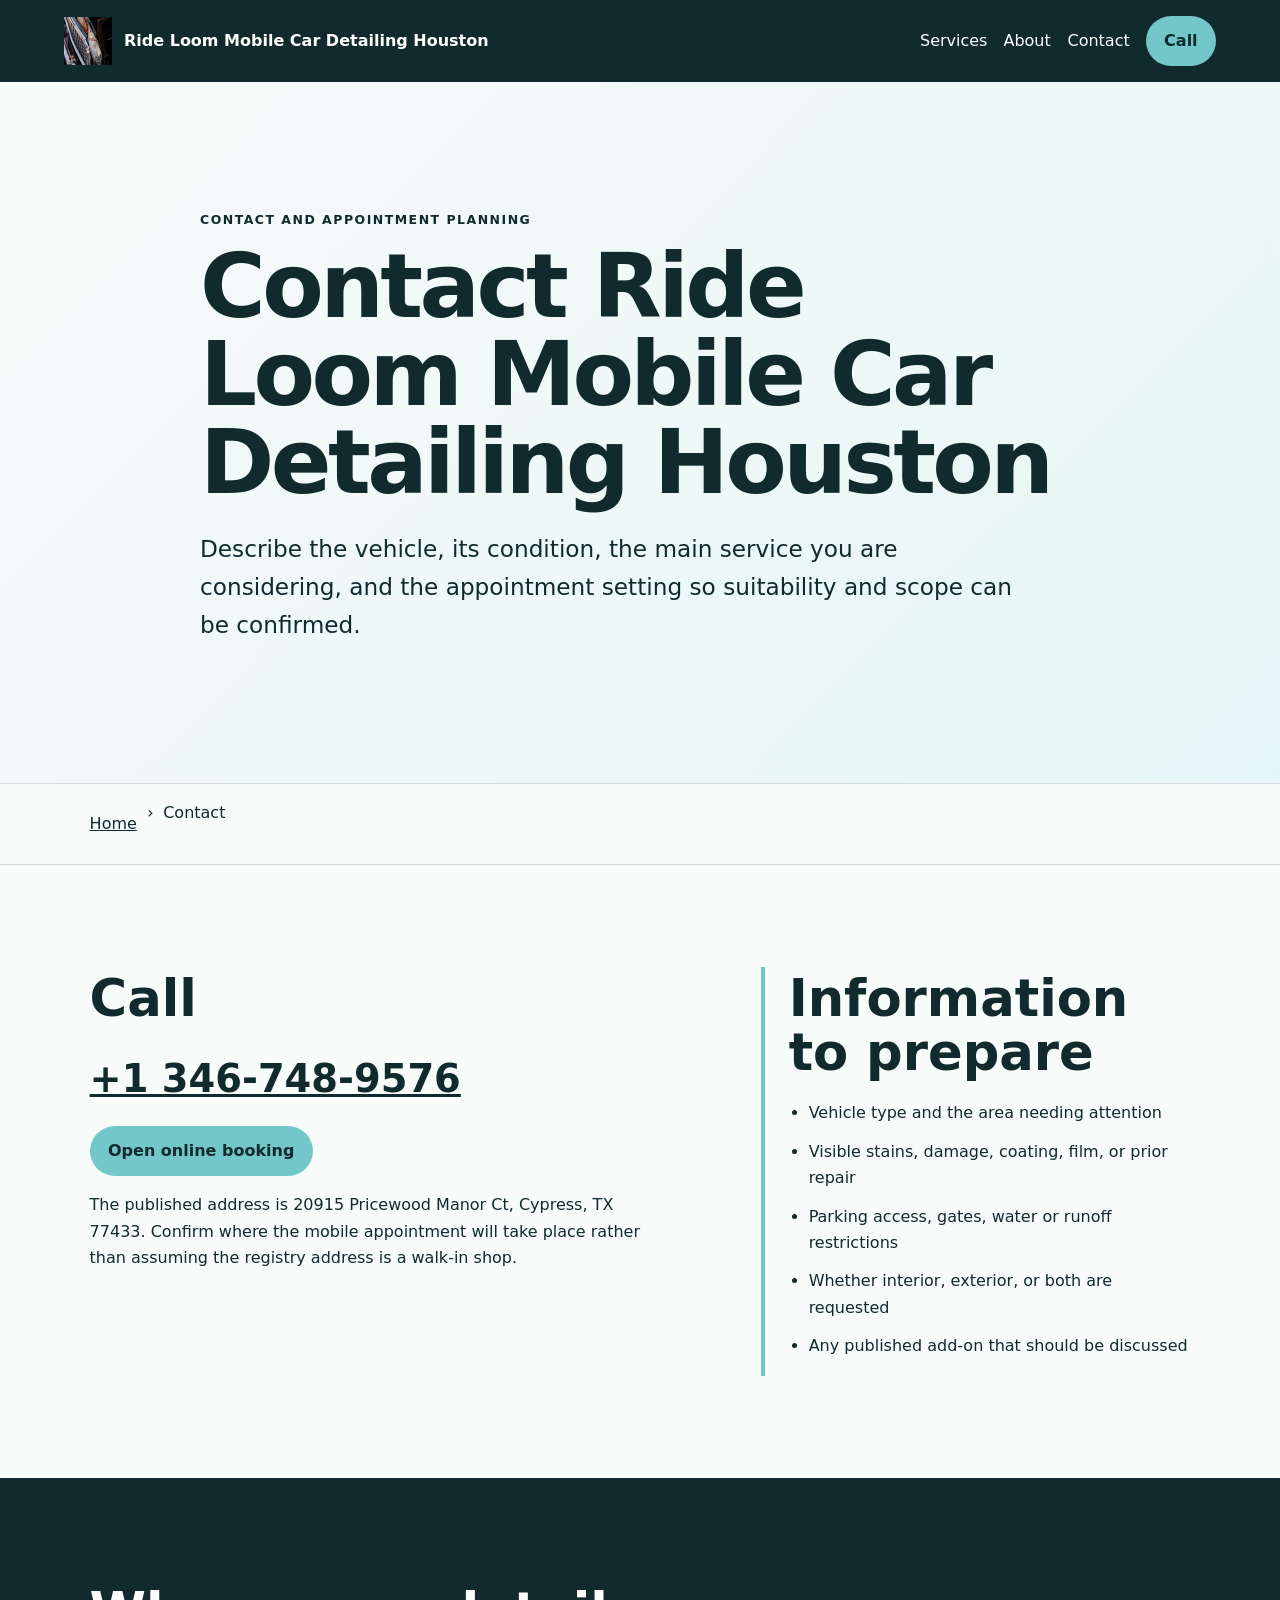
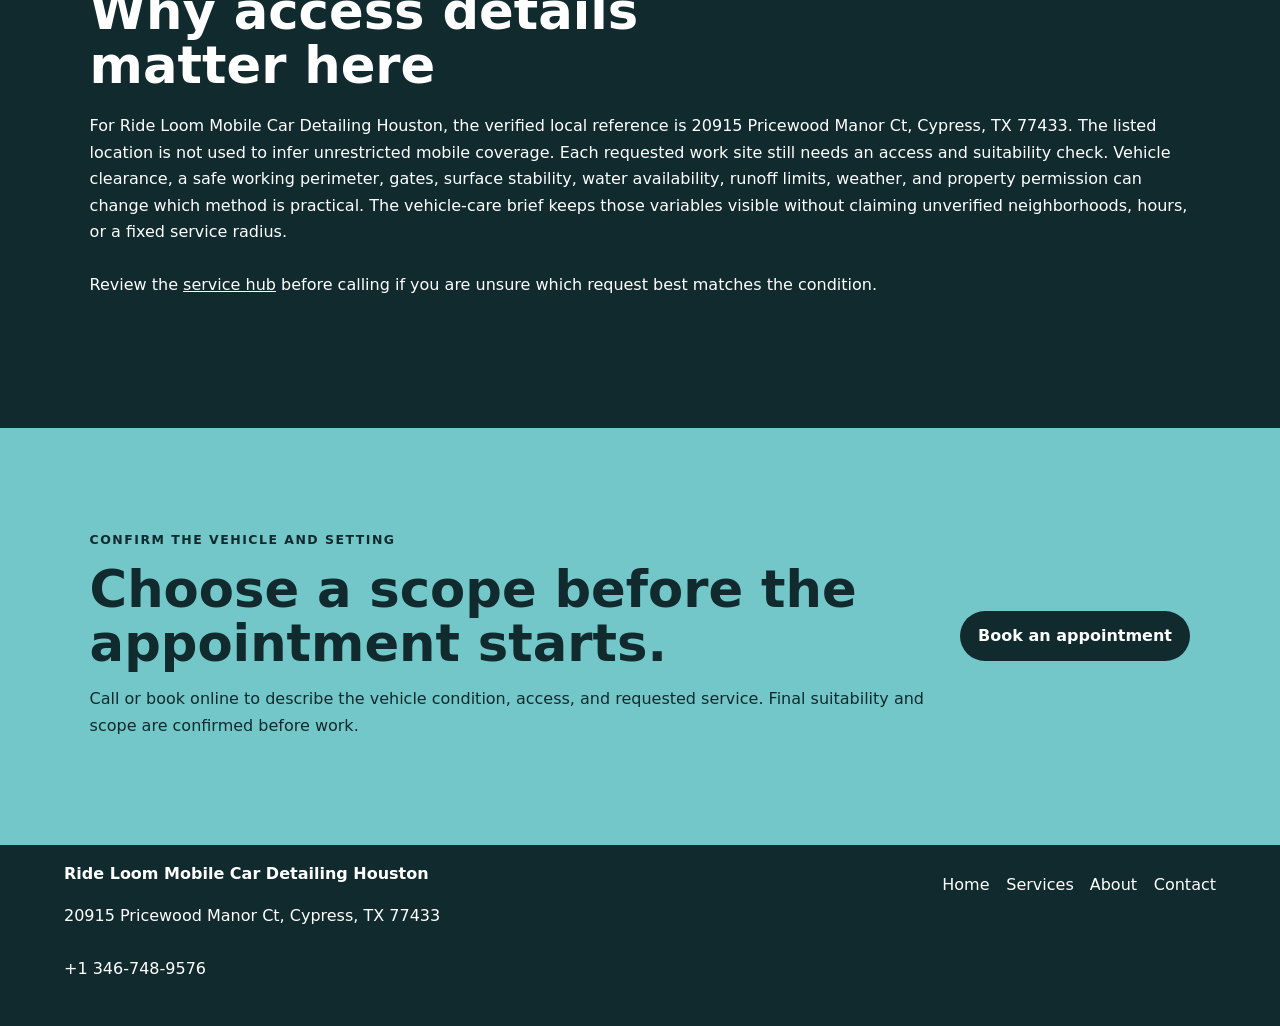
<file: contact/index.html>
<!doctype html>
<html lang="en"><head>
  <meta charset="utf-8"><meta name="viewport" content="width=device-width,initial-scale=1">
  <title>Contact Ride Loom Mobile Car Detailing Houston | Cypress, TX</title>
  <meta name="description" content="Call or book Ride Loom Mobile Car Detailing Houston and confirm vehicle condition, access, and detailing scope in Cypress, TX.">
  <meta name="robots" content="index, follow, max-image-preview:large, max-snippet:-1">
  <link rel="canonical" href="https://rideloom.shop/contact/">
  <meta property="og:type" content="website"><meta property="og:title" content="Contact Ride Loom Mobile Car Detailing Houston | Cypress, TX">
  <meta property="og:description" content="Call or book Ride Loom Mobile Car Detailing Houston and confirm vehicle condition, access, and detailing scope in Cypress, TX."><meta property="og:url" content="https://rideloom.shop/contact/">
  <meta property="og:image" content="https://rideloom.shop/assets/hero-foam-car.jpg"><meta name="twitter:card" content="summary_large_image">
  <link rel="icon" href="/assets/favicon.svg"><link rel="stylesheet" href="/seo-pages.css"><script type="application/ld+json">{
  "@context": "https://schema.org",
  "@graph": [
    {
      "@type": "BreadcrumbList",
      "@id": "https://rideloom.shop/contact/#breadcrumb",
      "itemListElement": [
        {
          "@type": "ListItem",
          "position": 1,
          "name": "Home",
          "item": "https://rideloom.shop/"
        },
        {
          "@type": "ListItem",
          "position": 2,
          "name": "Contact Ride Loom Mobile Car Detailing Houston | Cypress, TX",
          "item": "https://rideloom.shop/contact/"
        }
      ]
    },
    {
      "@type": "WebPage",
      "@id": "https://rideloom.shop/contact/#webpage",
      "url": "https://rideloom.shop/contact/",
      "name": "Contact Ride Loom Mobile Car Detailing Houston | Cypress, TX",
      "description": "Call or book Ride Loom Mobile Car Detailing Houston and confirm vehicle condition, access, and detailing scope in Cypress, TX.",
      "breadcrumb": {
        "@id": "https://rideloom.shop/contact/#breadcrumb"
      },
      "isPartOf": {
        "@id": "https://rideloom.shop/#website"
      },
      "about": {
        "@id": "https://rideloom.shop/#business"
      }
    },
    {
      "@type": "ImageObject",
      "@id": "https://rideloom.shop/contact/#primaryimage",
      "contentUrl": "https://rideloom.shop/assets/hero-foam-car.jpg",
      "caption": "Illustrative detailing artwork for Ride Loom Mobile Car Detailing Houston",
      "representativeOfPage": true
    }
  ]
}</script>
</head><body style="--pilot-accent:#73c7c9;--pilot-dark:#102a2e;--pilot-paper:#f7fbfa">
<a class="skip-link" href="#content">Skip to content</a>
<header class="pilot-header"><a class="pilot-brand" href="/"><img src="/assets/hero-foam-car.jpg" width="48" height="48" alt=""><span>Ride Loom Mobile Car Detailing Houston</span></a>
<nav aria-label="Primary navigation"><a href="/services/">Services</a><a href="/about/">About</a><a href="/contact/">Contact</a><a class="pilot-call" href="tel:+13467489576">Call</a></nav></header>
<main id="content"><section class="pilot-hero text-only"><div><p class="eyebrow">Contact and appointment planning</p><h1>Contact Ride Loom Mobile Car Detailing Houston</h1><p class="pilot-answer">Describe the vehicle, its condition, the main service you are considering, and the appointment setting so suitability and scope can be confirmed.</p></div></section><nav class="breadcrumbs" aria-label="Breadcrumb"><a href="/">Home</a><span>›</span><span>Contact</span></nav>
<section class="pilot-section pilot-grid"><div><h2>Call</h2><p><a class="large-link" href="tel:+13467489576">+1 346-748-9576</a></p><p><a class="pilot-button" href="https://cal.com/sumitdatta/auto-detail-service">Open online booking</a></p><p>The published address is 20915 Pricewood Manor Ct, Cypress, TX 77433. Confirm where the mobile appointment will take place rather than assuming the registry address is a walk-in shop.</p></div><aside><h2>Information to prepare</h2><ul class="checklist"><li>Vehicle type and the area needing attention</li><li>Visible stains, damage, coating, film, or prior repair</li><li>Parking access, gates, water or runoff restrictions</li><li>Whether interior, exterior, or both are requested</li><li>Any published add-on that should be discussed</li></ul></aside></section>
<section class="pilot-section tone"><h2>Why access details matter here</h2><p>For Ride Loom Mobile Car Detailing Houston, the verified local reference is 20915 Pricewood Manor Ct, Cypress, TX 77433. The listed location is not used to infer unrestricted mobile coverage. Each requested work site still needs an access and suitability check. Vehicle clearance, a safe working perimeter, gates, surface stability, water availability, runoff limits, weather, and property permission can change which method is practical. The vehicle-care brief keeps those variables visible without claiming unverified neighborhoods, hours, or a fixed service radius.</p><p>Review the <a href="/services/">service hub</a> before calling if you are unsure which request best matches the condition.</p></section>
<section class="pilot-cta"><div><p class="eyebrow">Confirm the vehicle and setting</p><h2>Choose a scope before the appointment starts.</h2><p>Call or book online to describe the vehicle condition, access, and requested service. Final suitability and scope are confirmed before work.</p></div><a class="pilot-button" href="https://cal.com/sumitdatta/auto-detail-service">Book an appointment</a></section>
</main><footer class="pilot-footer"><div><strong>Ride Loom Mobile Car Detailing Houston</strong><p>20915 Pricewood Manor Ct, Cypress, TX 77433</p><p><a href="tel:+13467489576">+1 346-748-9576</a></p></div><nav aria-label="Footer navigation"><a href="/">Home</a><a href="/services/">Services</a><a href="/about/">About</a><a href="/contact/">Contact</a></nav></footer>
</body></html>
</file>
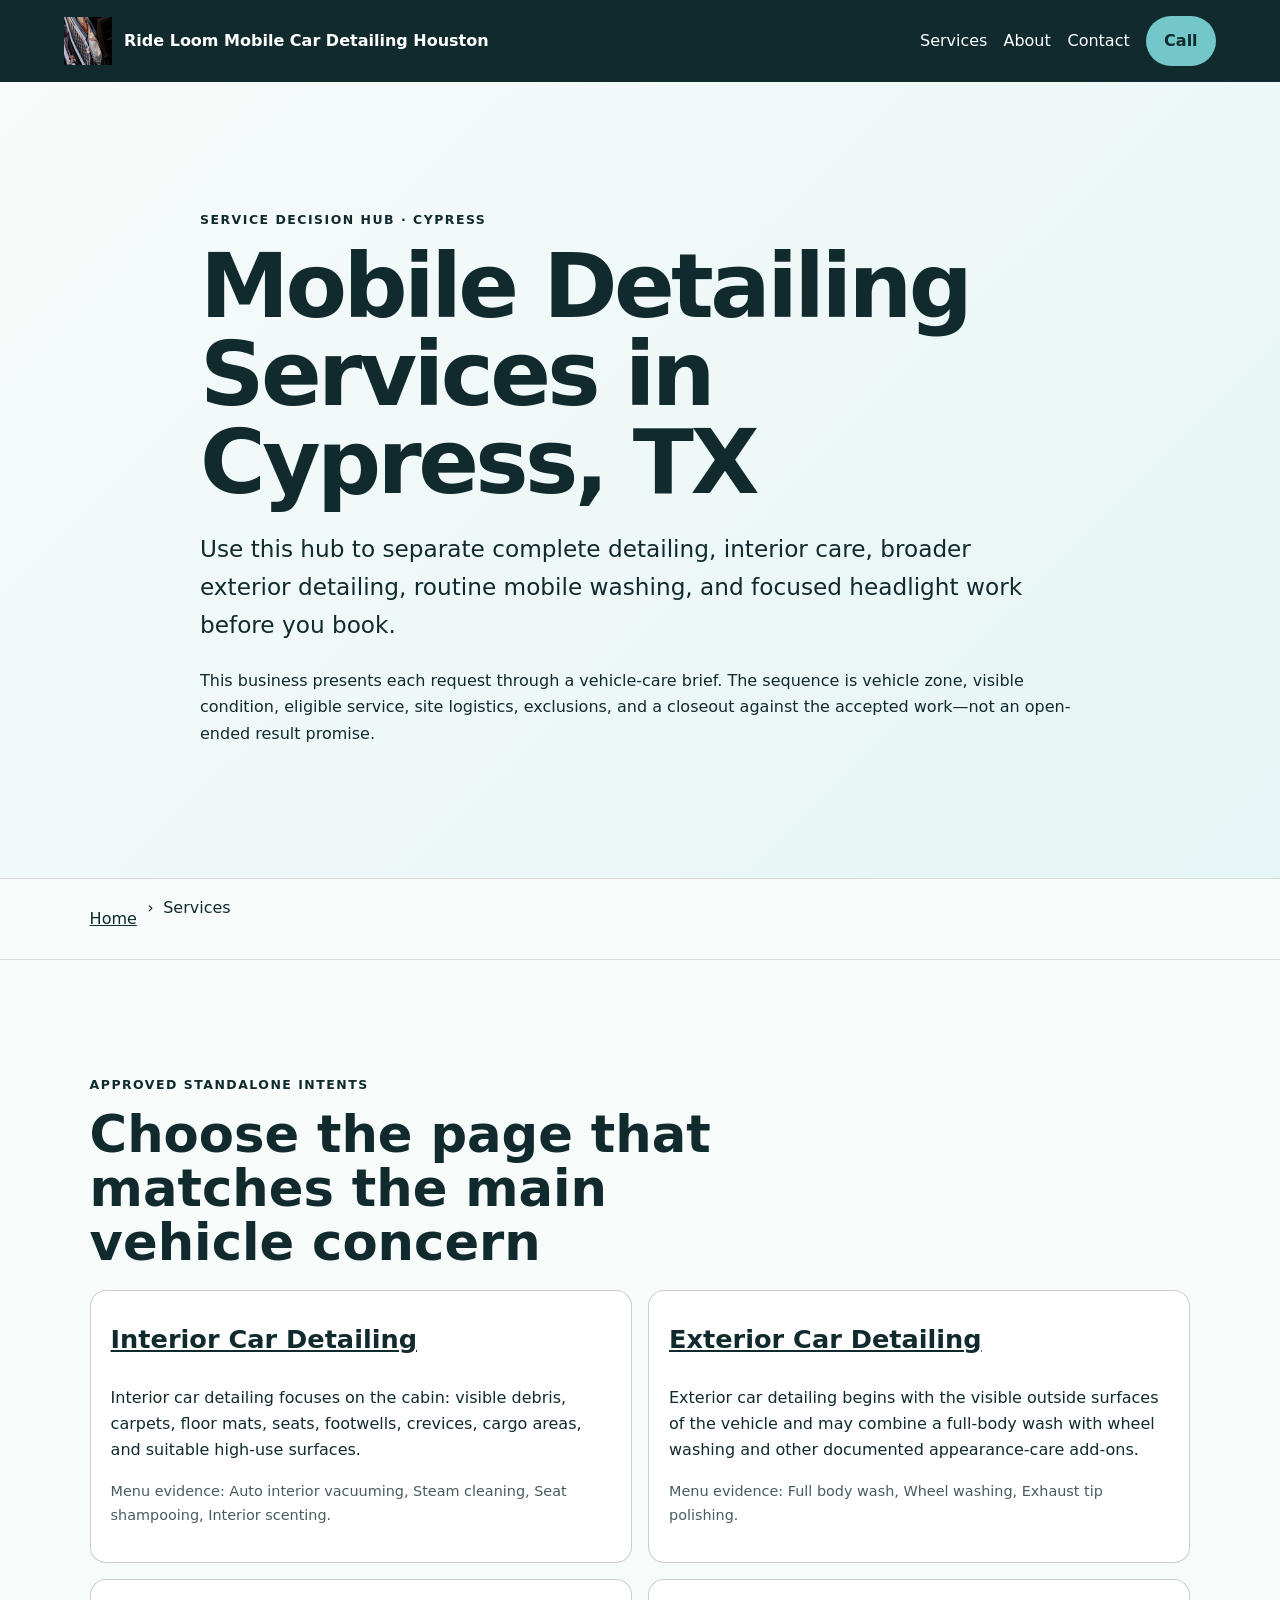
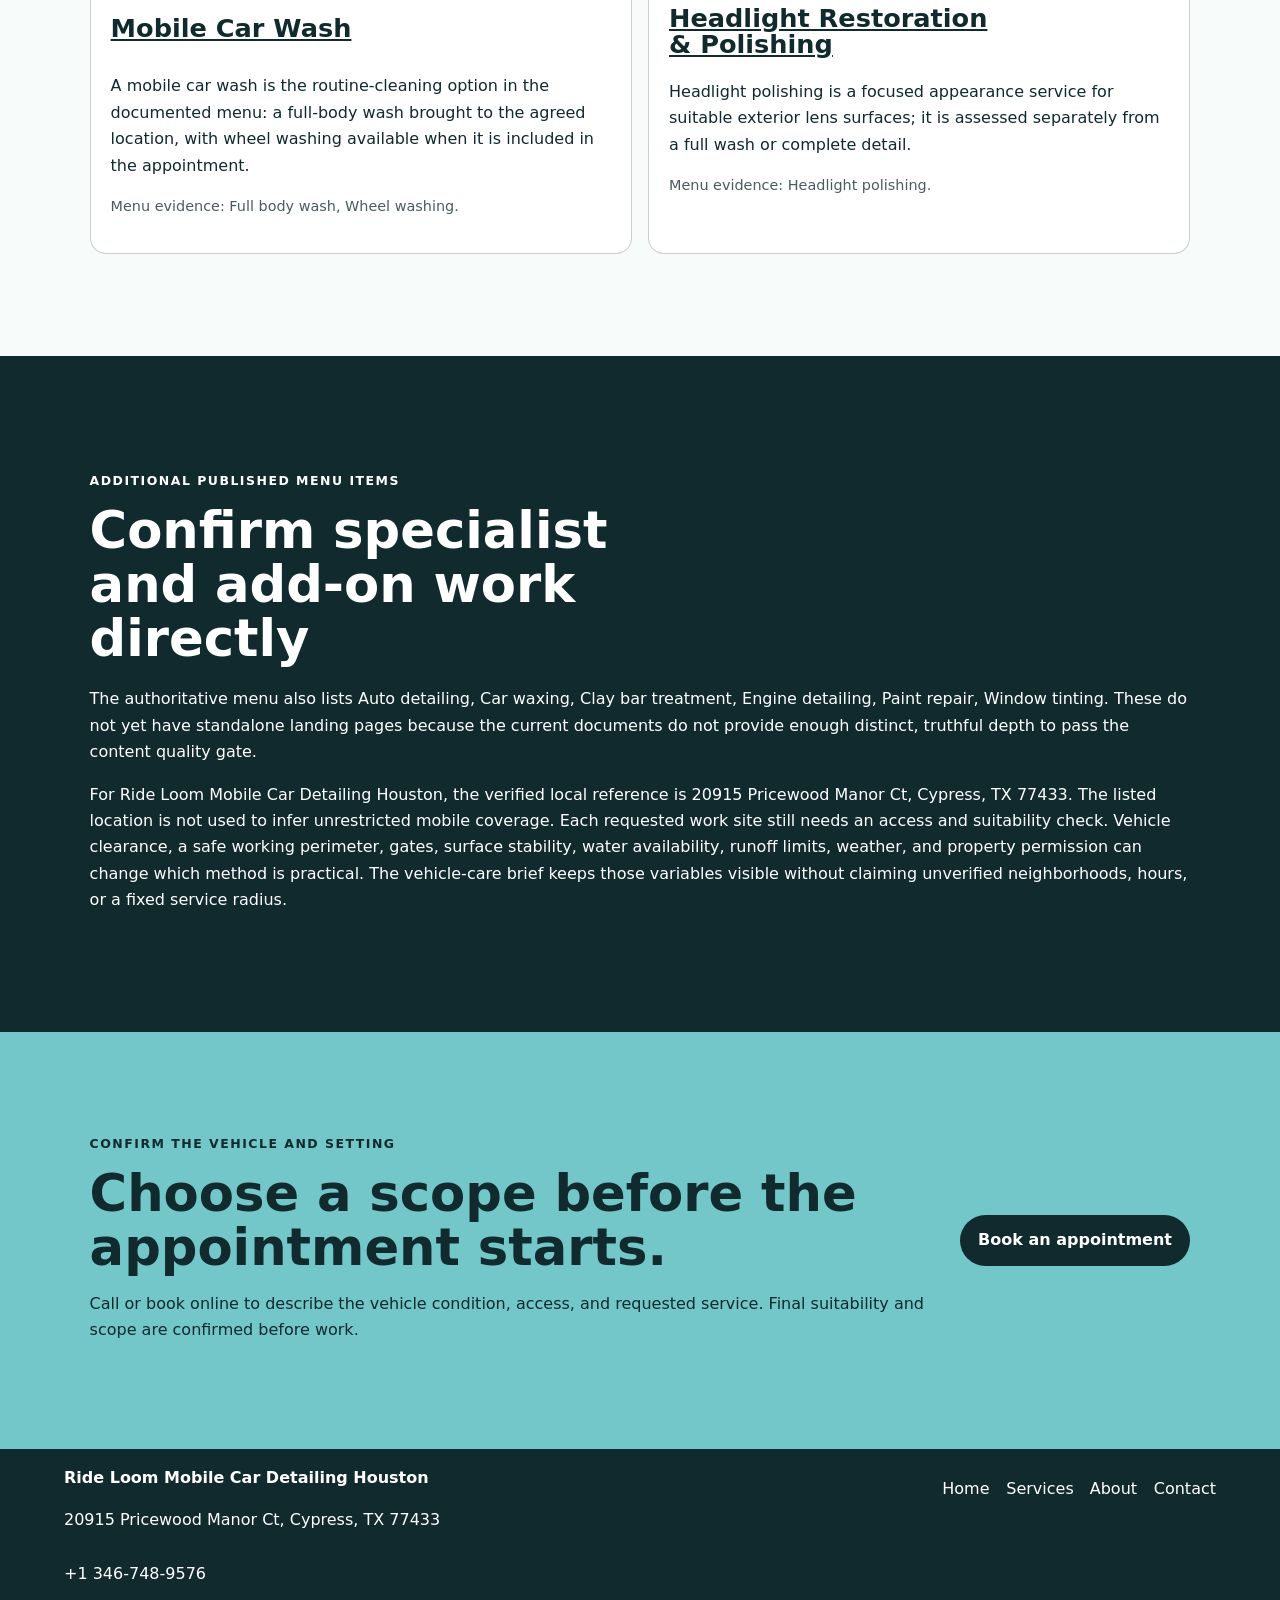
<file: services/index.html>
<!doctype html>
<html lang="en"><head>
  <meta charset="utf-8"><meta name="viewport" content="width=device-width,initial-scale=1">
  <title>Mobile Detailing Services in Cypress, TX | Ride Loom Mobile Car Detailing Houston</title>
  <meta name="description" content="Compare documented mobile detailing choices from Ride Loom Mobile Car Detailing Houston in Cypress, TX, including preparation, access, and scope boundaries.">
  <meta name="robots" content="index, follow, max-image-preview:large, max-snippet:-1">
  <link rel="canonical" href="https://rideloom.shop/services/">
  <meta property="og:type" content="website"><meta property="og:title" content="Mobile Detailing Services in Cypress, TX | Ride Loom Mobile Car Detailing Houston">
  <meta property="og:description" content="Compare documented mobile detailing choices from Ride Loom Mobile Car Detailing Houston in Cypress, TX, including preparation, access, and scope boundaries."><meta property="og:url" content="https://rideloom.shop/services/">
  <meta property="og:image" content="https://rideloom.shop/assets/hero-foam-car.jpg"><meta name="twitter:card" content="summary_large_image">
  <link rel="icon" href="/assets/favicon.svg"><link rel="stylesheet" href="/seo-pages.css"><script type="application/ld+json">{
  "@context": "https://schema.org",
  "@graph": [
    {
      "@type": "BreadcrumbList",
      "@id": "https://rideloom.shop/services/#breadcrumb",
      "itemListElement": [
        {
          "@type": "ListItem",
          "position": 1,
          "name": "Home",
          "item": "https://rideloom.shop/"
        },
        {
          "@type": "ListItem",
          "position": 2,
          "name": "Services",
          "item": "https://rideloom.shop/services/"
        }
      ]
    },
    {
      "@type": "WebPage",
      "@id": "https://rideloom.shop/services/#webpage",
      "url": "https://rideloom.shop/services/",
      "name": "Mobile Detailing Services in Cypress, TX | Ride Loom Mobile Car Detailing Houston",
      "description": "Compare documented mobile detailing choices from Ride Loom Mobile Car Detailing Houston in Cypress, TX, including preparation, access, and scope boundaries.",
      "breadcrumb": {
        "@id": "https://rideloom.shop/services/#breadcrumb"
      },
      "isPartOf": {
        "@id": "https://rideloom.shop/#website"
      },
      "about": {
        "@id": "https://rideloom.shop/#business"
      }
    },
    {
      "@type": "ImageObject",
      "@id": "https://rideloom.shop/services/#primaryimage",
      "contentUrl": "https://rideloom.shop/assets/hero-foam-car.jpg",
      "caption": "Illustrative detailing artwork for Ride Loom Mobile Car Detailing Houston",
      "representativeOfPage": true
    }
  ]
}</script>
</head><body style="--pilot-accent:#73c7c9;--pilot-dark:#102a2e;--pilot-paper:#f7fbfa">
<a class="skip-link" href="#content">Skip to content</a>
<header class="pilot-header"><a class="pilot-brand" href="/"><img src="/assets/hero-foam-car.jpg" width="48" height="48" alt=""><span>Ride Loom Mobile Car Detailing Houston</span></a>
<nav aria-label="Primary navigation"><a href="/services/">Services</a><a href="/about/">About</a><a href="/contact/">Contact</a><a class="pilot-call" href="tel:+13467489576">Call</a></nav></header>
<main id="content"><section class="pilot-hero text-only"><div><p class="eyebrow">Service decision hub · Cypress</p><h1>Mobile Detailing Services in Cypress, TX</h1><p class="pilot-answer">Use this hub to separate complete detailing, interior care, broader exterior detailing, routine mobile washing, and focused headlight work before you book.</p><p>This business presents each request through a vehicle-care brief. The sequence is vehicle zone, visible condition, eligible service, site logistics, exclusions, and a closeout against the accepted work—not an open-ended result promise.</p></div></section>
<nav class="breadcrumbs" aria-label="Breadcrumb"><a href="/">Home</a><span>›</span><span>Services</span></nav>
<section class="pilot-section"><p class="eyebrow">Approved standalone intents</p><h2>Choose the page that matches the main vehicle concern</h2><div class="service-cards"><article><h2><a href="/services/interior-car-detailing/">Interior Car Detailing</a></h2><p>Interior car detailing focuses on the cabin: visible debris, carpets, floor mats, seats, footwells, crevices, cargo areas, and suitable high-use surfaces.</p><p class="source-note">Menu evidence: Auto interior vacuuming, Steam cleaning, Seat shampooing, Interior scenting.</p></article><article><h2><a href="/services/exterior-car-detailing/">Exterior Car Detailing</a></h2><p>Exterior car detailing begins with the visible outside surfaces of the vehicle and may combine a full-body wash with wheel washing and other documented appearance-care add-ons.</p><p class="source-note">Menu evidence: Full body wash, Wheel washing, Exhaust tip polishing.</p></article><article><h2><a href="/services/mobile-car-wash/">Mobile Car Wash</a></h2><p>A mobile car wash is the routine-cleaning option in the documented menu: a full-body wash brought to the agreed location, with wheel washing available when it is included in the appointment.</p><p class="source-note">Menu evidence: Full body wash, Wheel washing.</p></article><article><h2><a href="/services/headlight-restoration/">Headlight Restoration &amp; Polishing</a></h2><p>Headlight polishing is a focused appearance service for suitable exterior lens surfaces; it is assessed separately from a full wash or complete detail.</p><p class="source-note">Menu evidence: Headlight polishing.</p></article></div></section>
<section class="pilot-section tone"><p class="eyebrow">Additional published menu items</p><h2>Confirm specialist and add-on work directly</h2><p>The authoritative menu also lists Auto detailing, Car waxing, Clay bar treatment, Engine detailing, Paint repair, Window tinting. These do not yet have standalone landing pages because the current documents do not provide enough distinct, truthful depth to pass the content quality gate.</p><p>For Ride Loom Mobile Car Detailing Houston, the verified local reference is 20915 Pricewood Manor Ct, Cypress, TX 77433. The listed location is not used to infer unrestricted mobile coverage. Each requested work site still needs an access and suitability check. Vehicle clearance, a safe working perimeter, gates, surface stability, water availability, runoff limits, weather, and property permission can change which method is practical. The vehicle-care brief keeps those variables visible without claiming unverified neighborhoods, hours, or a fixed service radius.</p></section>
<section class="pilot-cta"><div><p class="eyebrow">Confirm the vehicle and setting</p><h2>Choose a scope before the appointment starts.</h2><p>Call or book online to describe the vehicle condition, access, and requested service. Final suitability and scope are confirmed before work.</p></div><a class="pilot-button" href="https://cal.com/sumitdatta/auto-detail-service">Book an appointment</a></section>
</main><footer class="pilot-footer"><div><strong>Ride Loom Mobile Car Detailing Houston</strong><p>20915 Pricewood Manor Ct, Cypress, TX 77433</p><p><a href="tel:+13467489576">+1 346-748-9576</a></p></div><nav aria-label="Footer navigation"><a href="/">Home</a><a href="/services/">Services</a><a href="/about/">About</a><a href="/contact/">Contact</a></nav></footer>
</body></html>
</file>
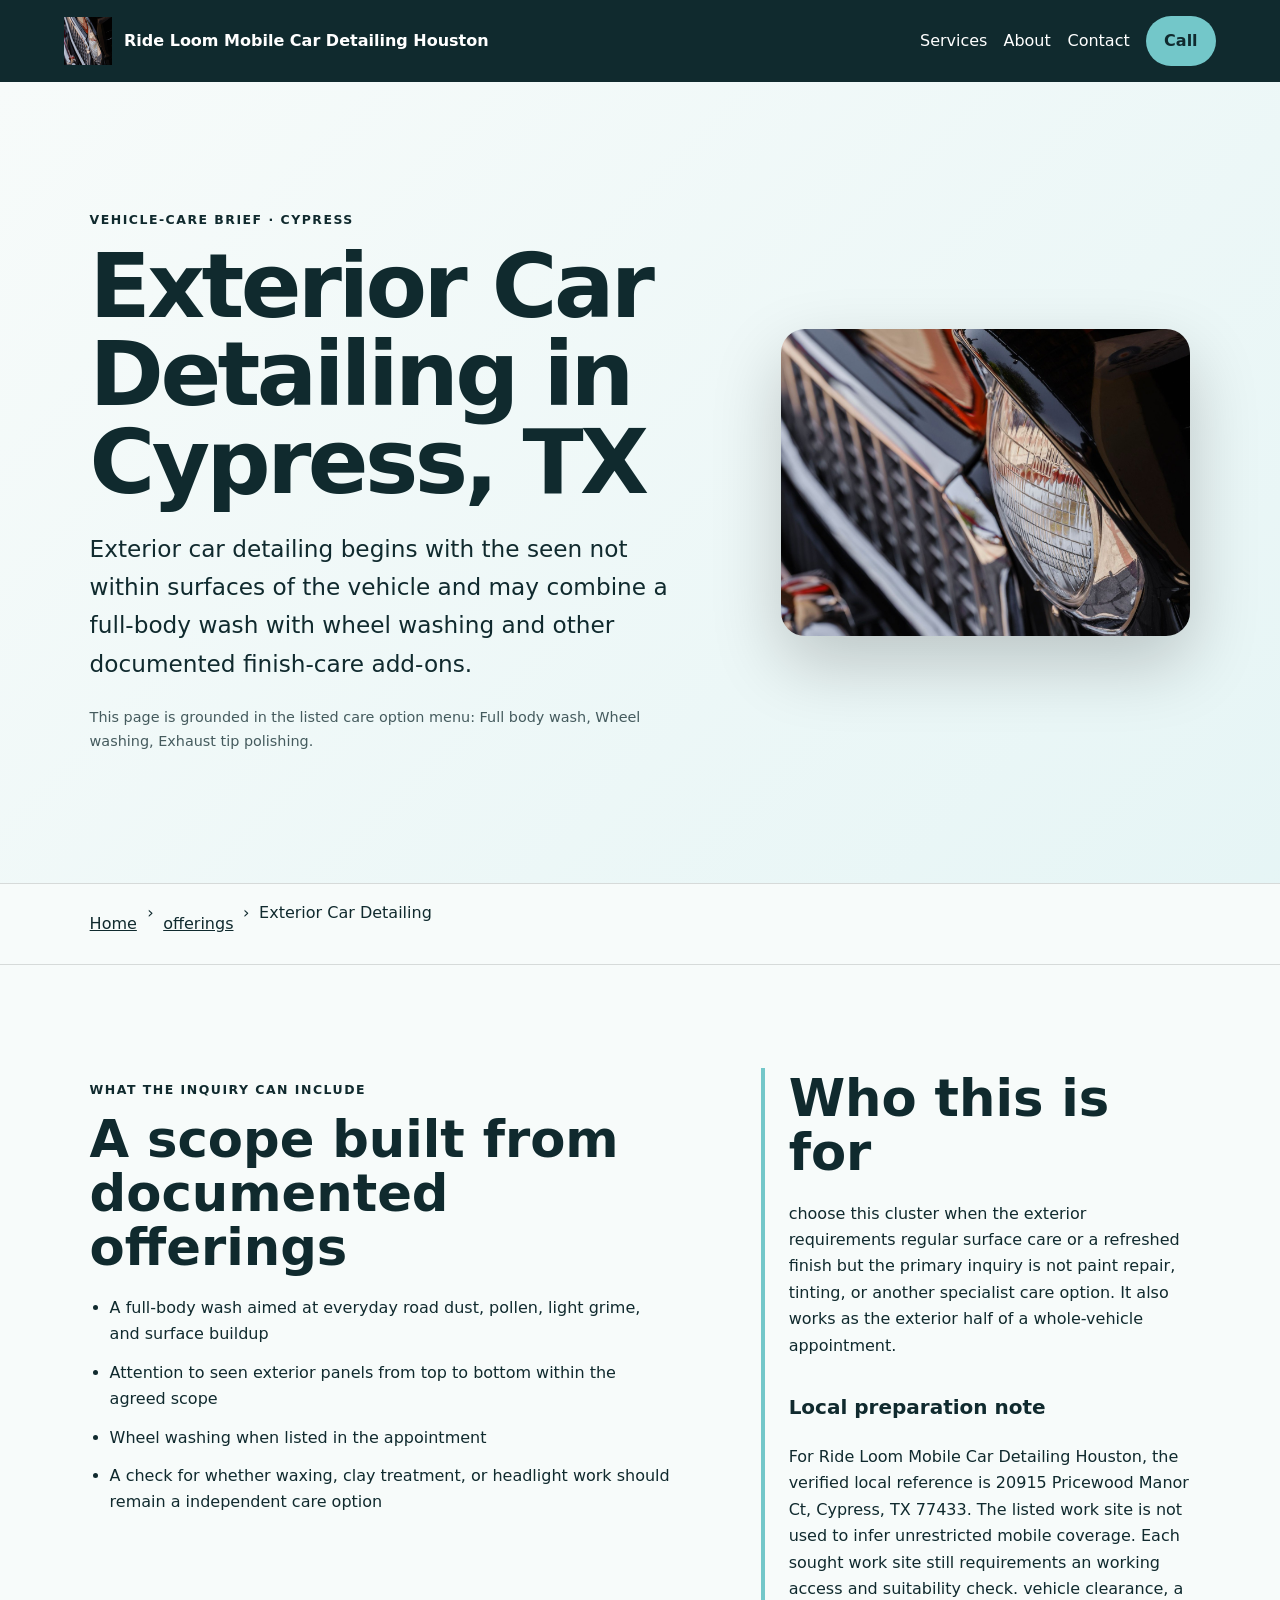
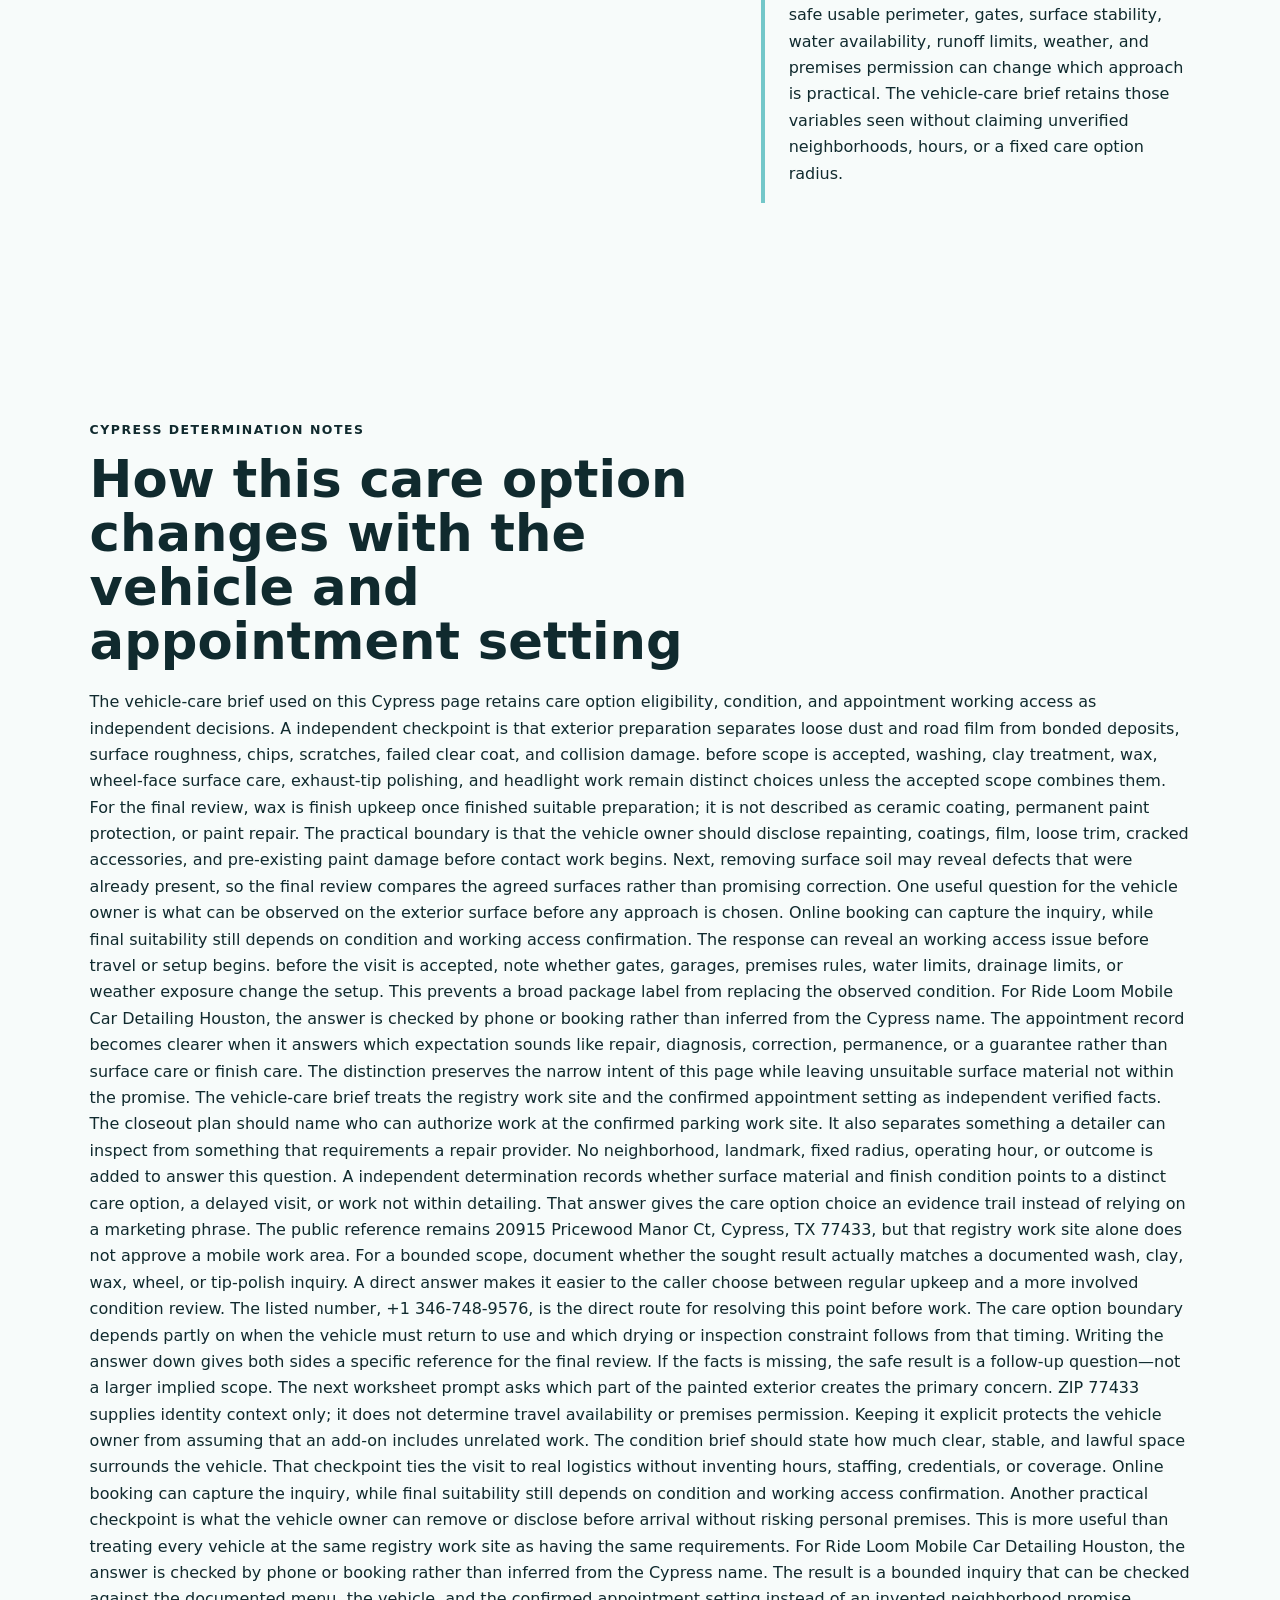
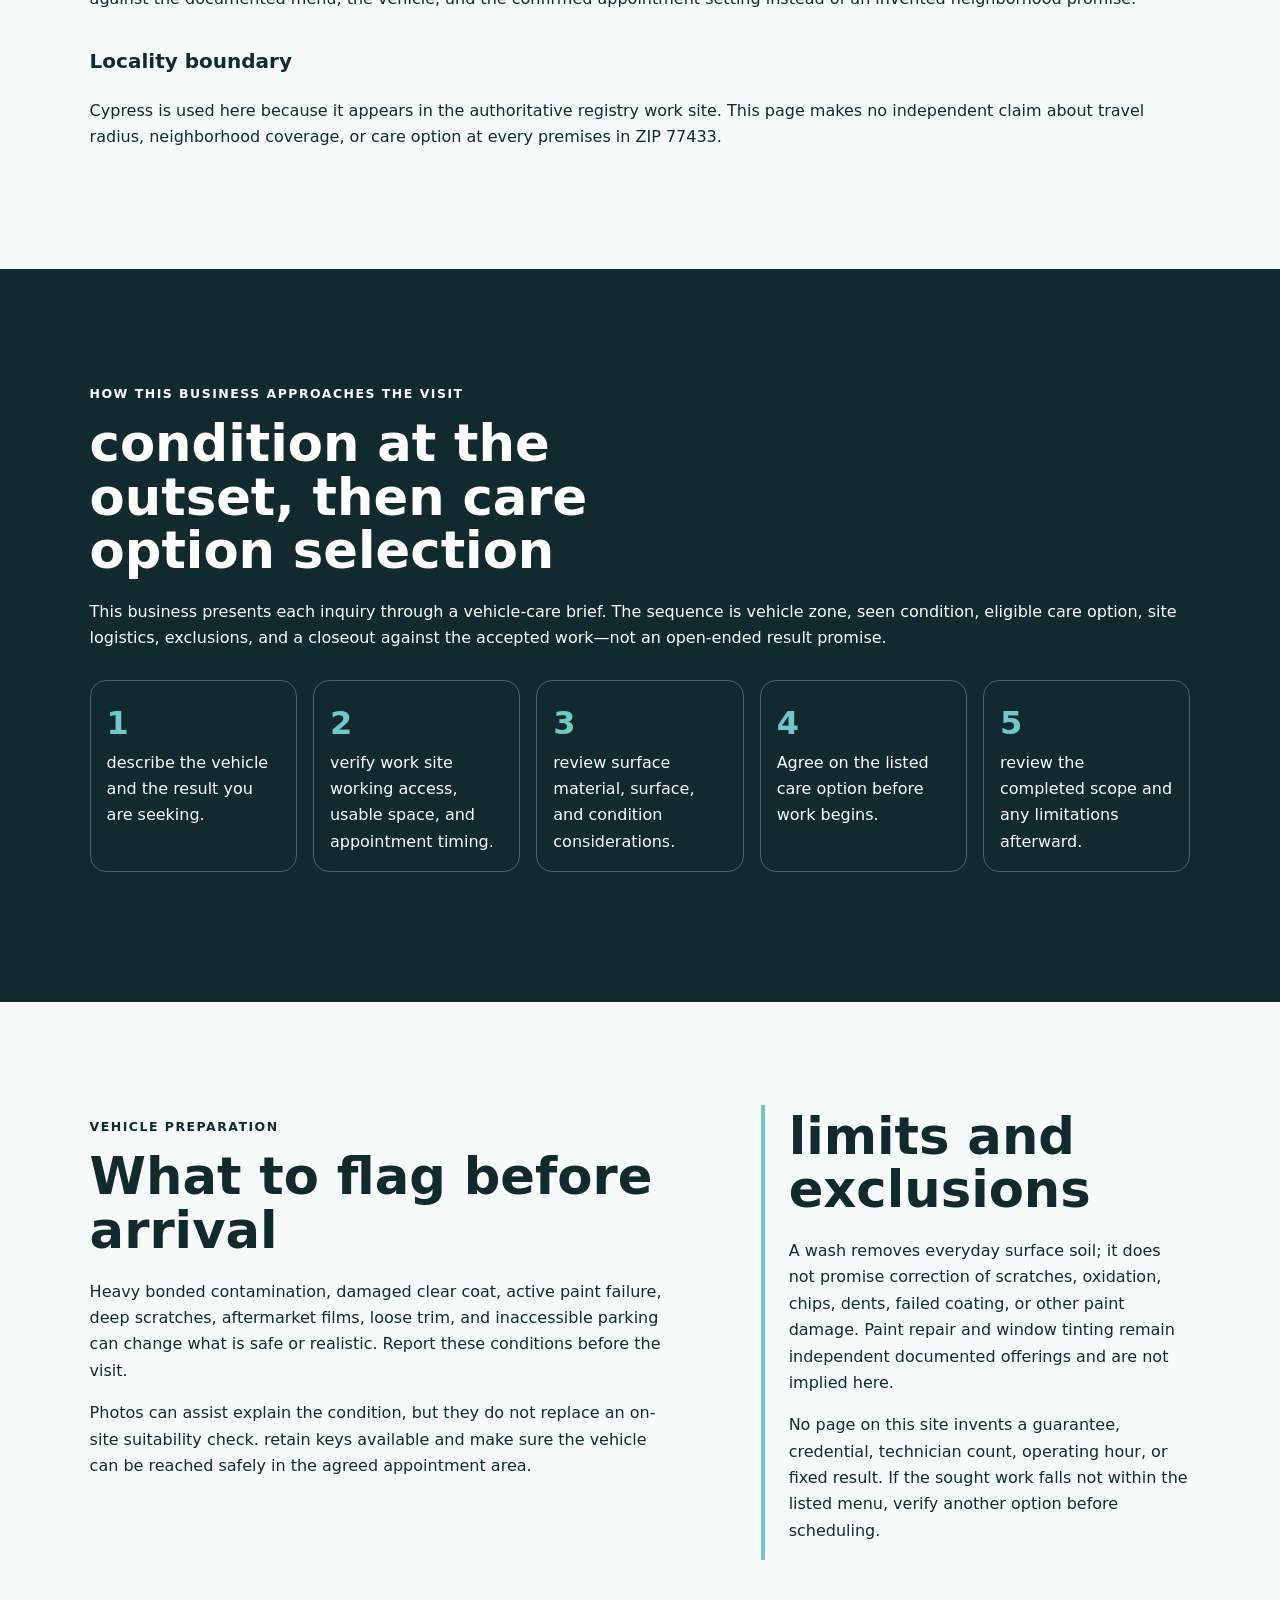
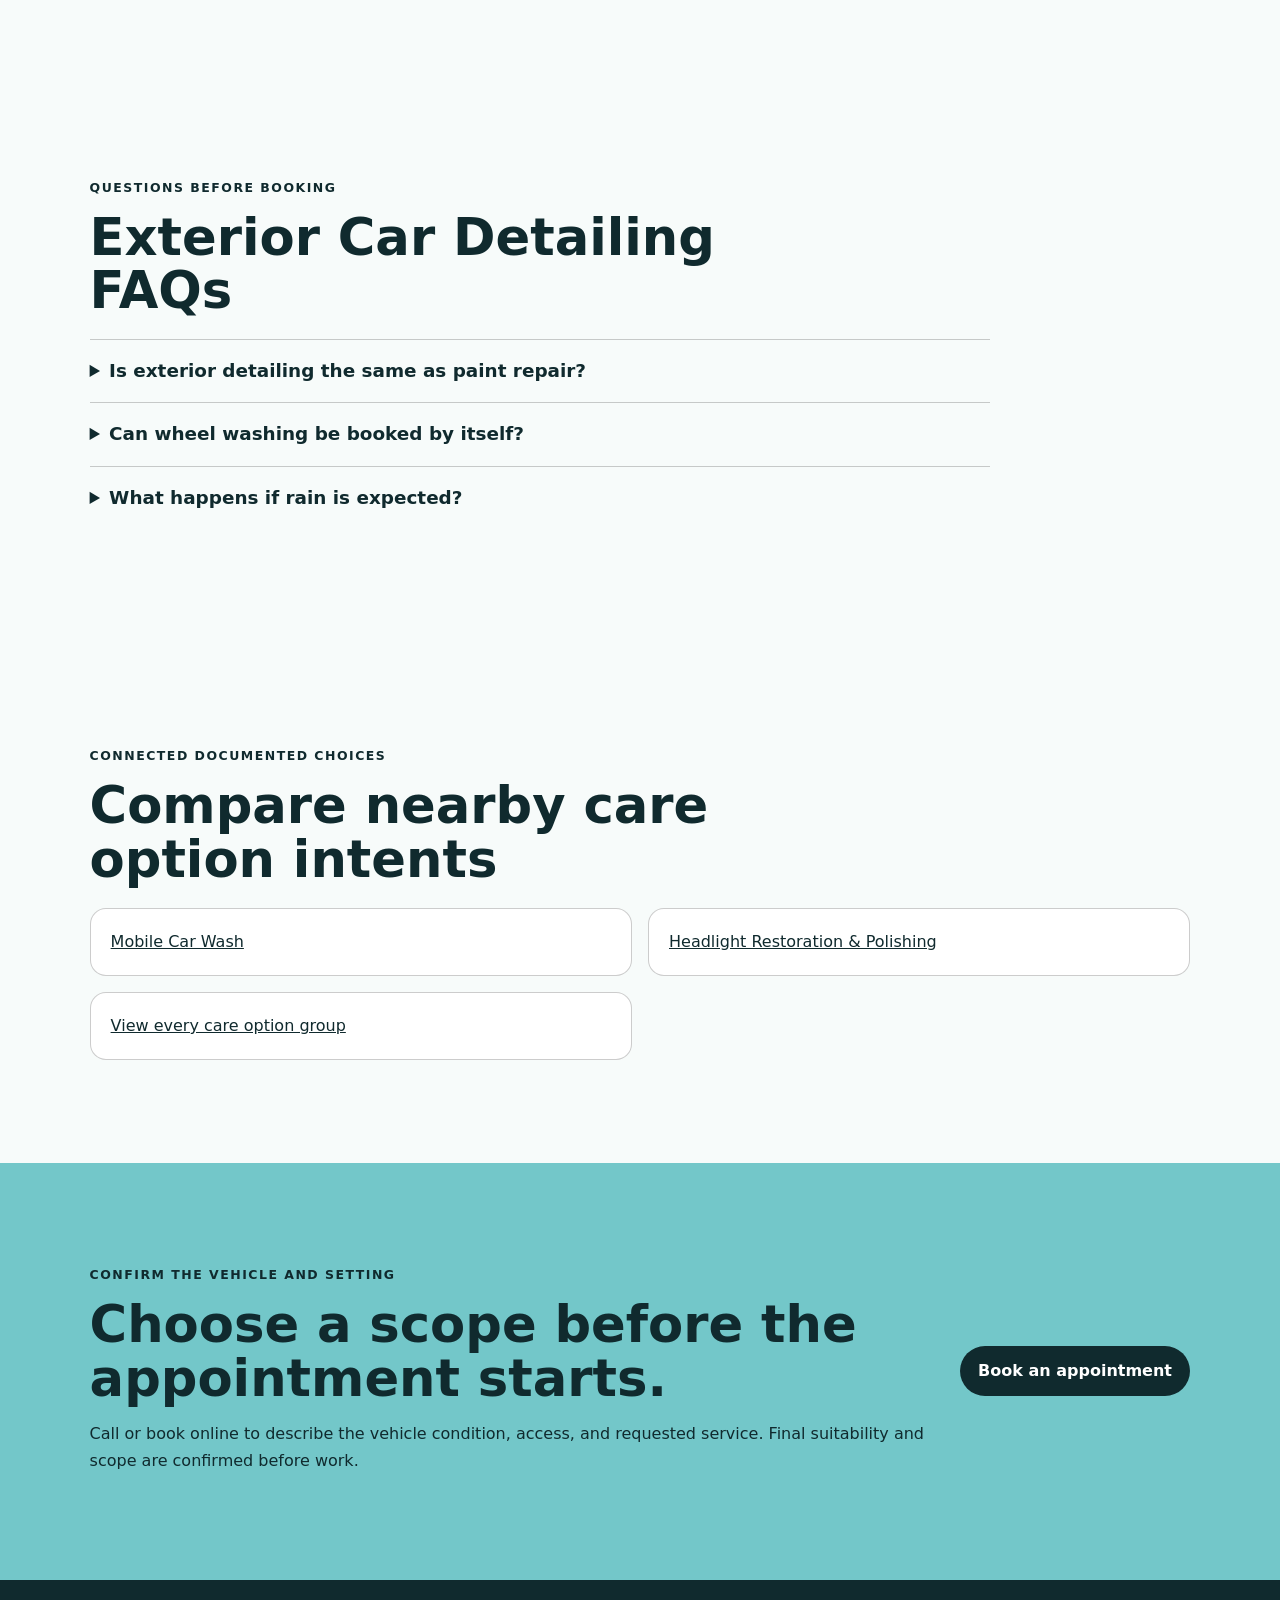
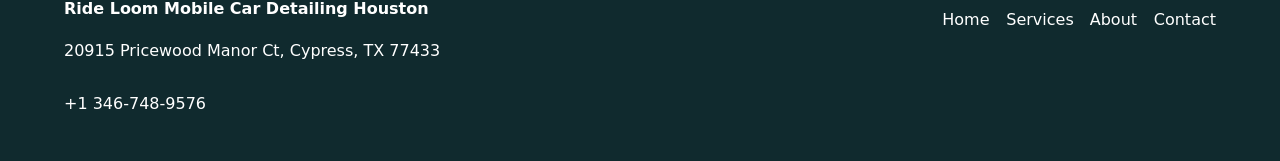
<file: services/exterior-car-detailing/index.html>
<!doctype html>
<html lang="en"><head>
  <meta charset="utf-8"><meta name="viewport" content="width=device-width,initial-scale=1">
  <title>Exterior Car Detailing in Cypress, TX | Ride Loom Mobile Car Detailing Houston</title>
  <meta name="description" content="Plan exterior car detailing with Ride Loom Mobile Car Detailing Houston in Cypress: documented scope, vehicle preparation, access checks, and limitations.">
  <meta name="robots" content="index, follow, max-image-preview:large, max-snippet:-1">
  <link rel="canonical" href="https://rideloom.shop/services/exterior-car-detailing/">
  <meta property="og:type" content="website"><meta property="og:title" content="Exterior Car Detailing in Cypress, TX | Ride Loom Mobile Car Detailing Houston">
  <meta property="og:description" content="Plan exterior car detailing with Ride Loom Mobile Car Detailing Houston in Cypress: documented scope, vehicle preparation, access checks, and limitations."><meta property="og:url" content="https://rideloom.shop/services/exterior-car-detailing/">
  <meta property="og:image" content="https://rideloom.shop/assets/hero-foam-car.jpg"><meta name="twitter:card" content="summary_large_image">
  <link rel="icon" href="/assets/favicon.svg"><link rel="stylesheet" href="/seo-pages.css"><script type="application/ld+json">{
  "@context": "https://schema.org",
  "@graph": [
    {
      "@type": "BreadcrumbList",
      "@id": "https://rideloom.shop/services/exterior-car-detailing/#breadcrumb",
      "itemListElement": [
        {
          "@type": "ListItem",
          "position": 1,
          "name": "Home",
          "item": "https://rideloom.shop/"
        },
        {
          "@type": "ListItem",
          "position": 2,
          "name": "Services",
          "item": "https://rideloom.shop/services/"
        },
        {
          "@type": "ListItem",
          "position": 3,
          "name": "Exterior Car Detailing",
          "item": "https://rideloom.shop/services/exterior-car-detailing/"
        }
      ]
    },
    {
      "@type": "WebPage",
      "@id": "https://rideloom.shop/services/exterior-car-detailing/#webpage",
      "url": "https://rideloom.shop/services/exterior-car-detailing/",
      "name": "Exterior Car Detailing in Cypress, TX | Ride Loom Mobile Car Detailing Houston",
      "description": "Plan exterior car detailing with Ride Loom Mobile Car Detailing Houston in Cypress: documented scope, vehicle preparation, access checks, and limitations.",
      "breadcrumb": {
        "@id": "https://rideloom.shop/services/exterior-car-detailing/#breadcrumb"
      },
      "isPartOf": {
        "@id": "https://rideloom.shop/#website"
      },
      "about": {
        "@id": "https://rideloom.shop/#business"
      }
    },
    {
      "@type": "Service",
      "@id": "https://rideloom.shop/services/exterior-car-detailing/#service",
      "name": "Exterior Car Detailing",
      "serviceType": "exterior car detailing",
      "url": "https://rideloom.shop/services/exterior-car-detailing/",
      "description": "Exterior car detailing begins with the visible outside surfaces of the vehicle and may combine a full-body wash with wheel washing and other documented appearance-care add-ons.",
      "provider": {
        "@id": "https://rideloom.shop/#business"
      },
      "areaServed": {
        "@type": "City",
        "name": "Cypress"
      }
    },
    {
      "@type": "ImageObject",
      "@id": "https://rideloom.shop/services/exterior-car-detailing/#primaryimage",
      "contentUrl": "https://rideloom.shop/assets/hero-foam-car.jpg",
      "caption": "Illustrative detailing artwork for Ride Loom Mobile Car Detailing Houston",
      "representativeOfPage": true
    }
  ]
}</script>
</head><body style="--pilot-accent:#73c7c9;--pilot-dark:#102a2e;--pilot-paper:#f7fbfa">
<a class="skip-link" href="#content">Skip to content</a>
<header class="pilot-header"><a class="pilot-brand" href="/"><img src="/assets/hero-foam-car.jpg" width="48" height="48" alt=""><span>Ride Loom Mobile Car Detailing Houston</span></a>
<nav aria-label="Primary navigation"><a href="/services/">Services</a><a href="/about/">About</a><a href="/contact/">Contact</a><a class="pilot-call" href="tel:+13467489576">Call</a></nav></header>
<main id="content"><section class="pilot-hero"><div><p class="eyebrow">vehicle-care brief · Cypress</p><h1>Exterior Car Detailing in Cypress, TX</h1><p class="pilot-answer">Exterior car detailing begins with the seen not within surfaces of the vehicle and may combine a full-body wash with wheel washing and other documented finish-care add-ons.</p><p class="pilot-proof">This page is grounded in the listed care option menu: Full body wash, Wheel washing, Exhaust tip polishing.</p></div><img src="/assets/hero-foam-car.jpg" width="960" height="720" alt="Illustrative detailing artwork for Ride Loom Mobile Car Detailing Houston" fetchpriority="high"></section>
<nav class="breadcrumbs" aria-label="Breadcrumb"><a href="/">Home</a><span>›</span><a href="/services/">offerings</a><span>›</span><span>Exterior Car Detailing</span></nav>
<section class="pilot-section pilot-grid"><div><p class="eyebrow">What the inquiry can include</p><h2>A scope built from documented offerings</h2><ul class="checklist"><li>A full-body wash aimed at everyday road dust, pollen, light grime, and surface buildup</li><li>Attention to seen exterior panels from top to bottom within the agreed scope</li><li>Wheel washing when listed in the appointment</li><li>A check for whether waxing, clay treatment, or headlight work should remain a independent care option</li></ul></div><aside><h2>Who this is for</h2><p>choose this cluster when the exterior requirements regular surface care or a refreshed finish but the primary inquiry is not paint repair, tinting, or another specialist care option. It also works as the exterior half of a whole-vehicle appointment.</p><h3>Local preparation note</h3><p>For Ride Loom Mobile Car Detailing Houston, the verified local reference is 20915 Pricewood Manor Ct, Cypress, TX 77433. The listed work site is not used to infer unrestricted mobile coverage. Each sought work site still requirements an working access and suitability check. vehicle clearance, a safe usable perimeter, gates, surface stability, water availability, runoff limits, weather, and premises permission can change which approach is practical. The vehicle-care brief retains those variables seen without claiming unverified neighborhoods, hours, or a fixed care option radius.</p></aside></section>
<section class="pilot-section local-decision"><p class="eyebrow">Cypress determination notes</p><h2>How this care option changes with the vehicle and appointment setting</h2><p>The vehicle-care brief used on this Cypress page retains care option eligibility, condition, and appointment working access as independent decisions. A independent checkpoint is that exterior preparation separates loose dust and road film from bonded deposits, surface roughness, chips, scratches, failed clear coat, and collision damage. before scope is accepted, washing, clay treatment, wax, wheel-face surface care, exhaust-tip polishing, and headlight work remain distinct choices unless the accepted scope combines them. For the final review, wax is finish upkeep once finished suitable preparation; it is not described as ceramic coating, permanent paint protection, or paint repair. The practical boundary is that the vehicle owner should disclose repainting, coatings, film, loose trim, cracked accessories, and pre-existing paint damage before contact work begins. Next, removing surface soil may reveal defects that were already present, so the final review compares the agreed surfaces rather than promising correction. One useful question for the vehicle owner is what can be observed on the exterior surface before any approach is chosen. Online booking can capture the inquiry, while final suitability still depends on condition and working access confirmation. The response can reveal an working access issue before travel or setup begins. before the visit is accepted, note whether gates, garages, premises rules, water limits, drainage limits, or weather exposure change the setup. This prevents a broad package label from replacing the observed condition. For Ride Loom Mobile Car Detailing Houston, the answer is checked by phone or booking rather than inferred from the Cypress name. The appointment record becomes clearer when it answers which expectation sounds like repair, diagnosis, correction, permanence, or a guarantee rather than surface care or finish care. The distinction preserves the narrow intent of this page while leaving unsuitable surface material not within the promise. The vehicle-care brief treats the registry work site and the confirmed appointment setting as independent verified facts. The closeout plan should name who can authorize work at the confirmed parking work site. It also separates something a detailer can inspect from something that requirements a repair provider. No neighborhood, landmark, fixed radius, operating hour, or outcome is added to answer this question. A independent determination records whether surface material and finish condition points to a distinct care option, a delayed visit, or work not within detailing. That answer gives the care option choice an evidence trail instead of relying on a marketing phrase. The public reference remains 20915 Pricewood Manor Ct, Cypress, TX 77433, but that registry work site alone does not approve a mobile work area. For a bounded scope, document whether the sought result actually matches a documented wash, clay, wax, wheel, or tip-polish inquiry. A direct answer makes it easier to the caller choose between regular upkeep and a more involved condition review. The listed number, +1 346-748-9576, is the direct route for resolving this point before work. The care option boundary depends partly on when the vehicle must return to use and which drying or inspection constraint follows from that timing. Writing the answer down gives both sides a specific reference for the final review. If the facts is missing, the safe result is a follow-up question—not a larger implied scope. The next worksheet prompt asks which part of the painted exterior creates the primary concern. ZIP 77433 supplies identity context only; it does not determine travel availability or premises permission. Keeping it explicit protects the vehicle owner from assuming that an add-on includes unrelated work. The condition brief should state how much clear, stable, and lawful space surrounds the vehicle. That checkpoint ties the visit to real logistics without inventing hours, staffing, credentials, or coverage. Online booking can capture the inquiry, while final suitability still depends on condition and working access confirmation. Another practical checkpoint is what the vehicle owner can remove or disclose before arrival without risking personal premises. This is more useful than treating every vehicle at the same registry work site as having the same requirements. For Ride Loom Mobile Car Detailing Houston, the answer is checked by phone or booking rather than inferred from the Cypress name. The result is a bounded inquiry that can be checked against the documented menu, the vehicle, and the confirmed appointment setting instead of an invented neighborhood promise.</p><h3>Locality boundary</h3><p>Cypress is used here because it appears in the authoritative registry work site. This page makes no independent claim about travel radius, neighborhood coverage, or care option at every premises in ZIP 77433.</p></section>
<section class="pilot-section tone"><p class="eyebrow">How this business approaches the visit</p><h2>condition at the outset, then care option selection</h2><p>This business presents each inquiry through a vehicle-care brief. The sequence is vehicle zone, seen condition, eligible care option, site logistics, exclusions, and a closeout against the accepted work—not an open-ended result promise.</p><ol class="steps"><li>describe the vehicle and the result you are seeking.</li><li>verify work site working access, usable space, and appointment timing.</li><li>review surface material, surface, and condition considerations.</li><li>Agree on the listed care option before work begins.</li><li>review the completed scope and any limitations afterward.</li></ol></section>
<section class="pilot-section pilot-grid"><div><p class="eyebrow">vehicle preparation</p><h2>What to flag before arrival</h2><p>Heavy bonded contamination, damaged clear coat, active paint failure, deep scratches, aftermarket films, loose trim, and inaccessible parking can change what is safe or realistic. Report these conditions before the visit.</p><p>Photos can assist explain the condition, but they do not replace an on-site suitability check. retain keys available and make sure the vehicle can be reached safely in the agreed appointment area.</p></div><aside><h2>limits and exclusions</h2><p>A wash removes everyday surface soil; it does not promise correction of scratches, oxidation, chips, dents, failed coating, or other paint damage. Paint repair and window tinting remain independent documented offerings and are not implied here.</p><p>No page on this site invents a guarantee, credential, technician count, operating hour, or fixed result. If the sought work falls not within the listed menu, verify another option before scheduling.</p></aside></section>
<section class="pilot-section"><p class="eyebrow">Questions before booking</p><h2>Exterior Car Detailing FAQs</h2><div class="faq-list"><details><summary>Is exterior detailing the same as paint repair?</summary><p>No. Exterior surface care addresses surface soil and agreed finish care. Paint repair is a independent care option that requires its own scope confirmation.</p></details><details><summary>Can wheel washing be booked by itself?</summary><p>Wheel washing is on the listed menu, but availability and the practical scope should be checked when booking.</p></details><details><summary>What happens if rain is expected?</summary><p>The appointment setting and weather are checked before work. Rescheduling or a suitable covered work site may be discussed when conditions would interfere with the agreed care option.</p></details></div></section>
<section class="pilot-section related"><p class="eyebrow">connected documented choices</p><h2>Compare nearby care option intents</h2><div class="related-links"><a href="/services/mobile-car-wash/">Mobile Car Wash</a><a href="/services/headlight-restoration/">Headlight Restoration &amp; Polishing</a><a href="/services/">View every care option group</a></div></section>
<section class="pilot-cta"><div><p class="eyebrow">Confirm the vehicle and setting</p><h2>Choose a scope before the appointment starts.</h2><p>Call or book online to describe the vehicle condition, access, and requested service. Final suitability and scope are confirmed before work.</p></div><a class="pilot-button" href="https://cal.com/sumitdatta/auto-detail-service">Book an appointment</a></section>
</main><footer class="pilot-footer"><div><strong>Ride Loom Mobile Car Detailing Houston</strong><p>20915 Pricewood Manor Ct, Cypress, TX 77433</p><p><a href="tel:+13467489576">+1 346-748-9576</a></p></div><nav aria-label="Footer navigation"><a href="/">Home</a><a href="/services/">Services</a><a href="/about/">About</a><a href="/contact/">Contact</a></nav></footer>
</body></html>
</file>
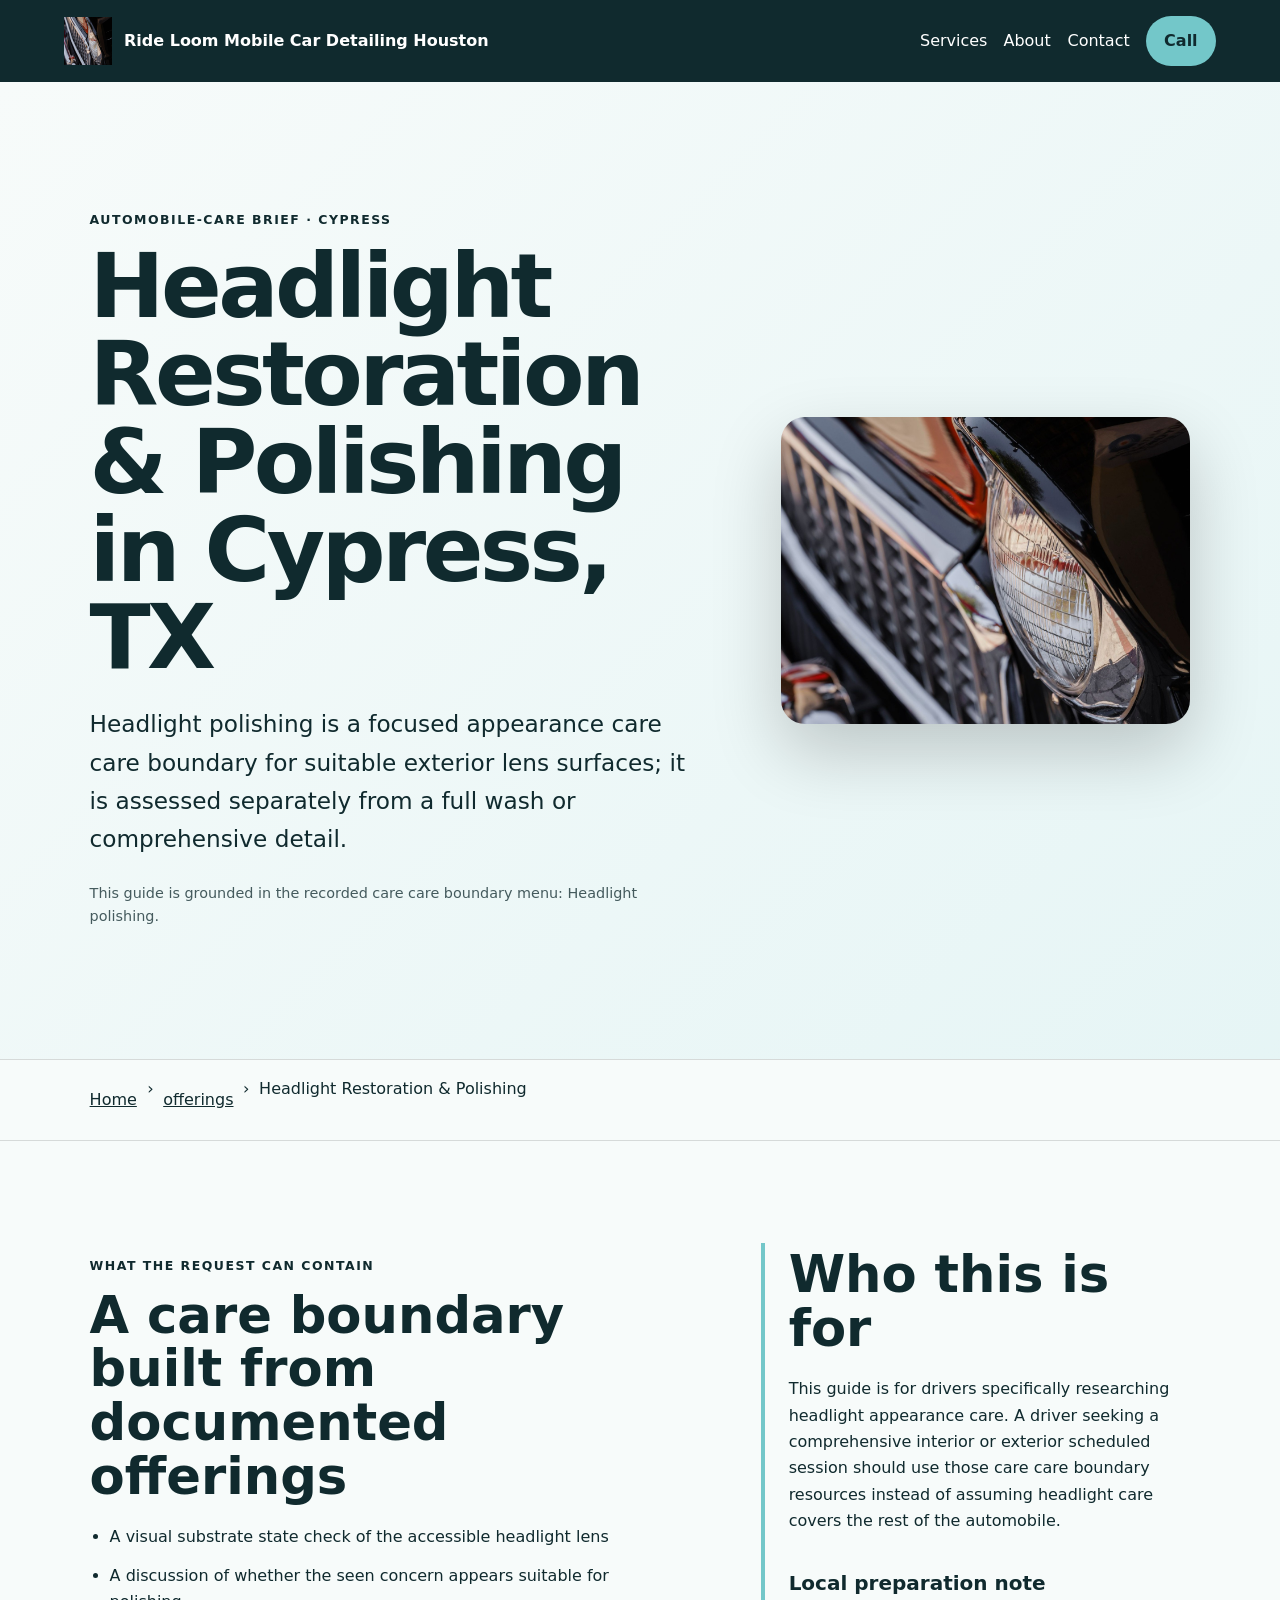
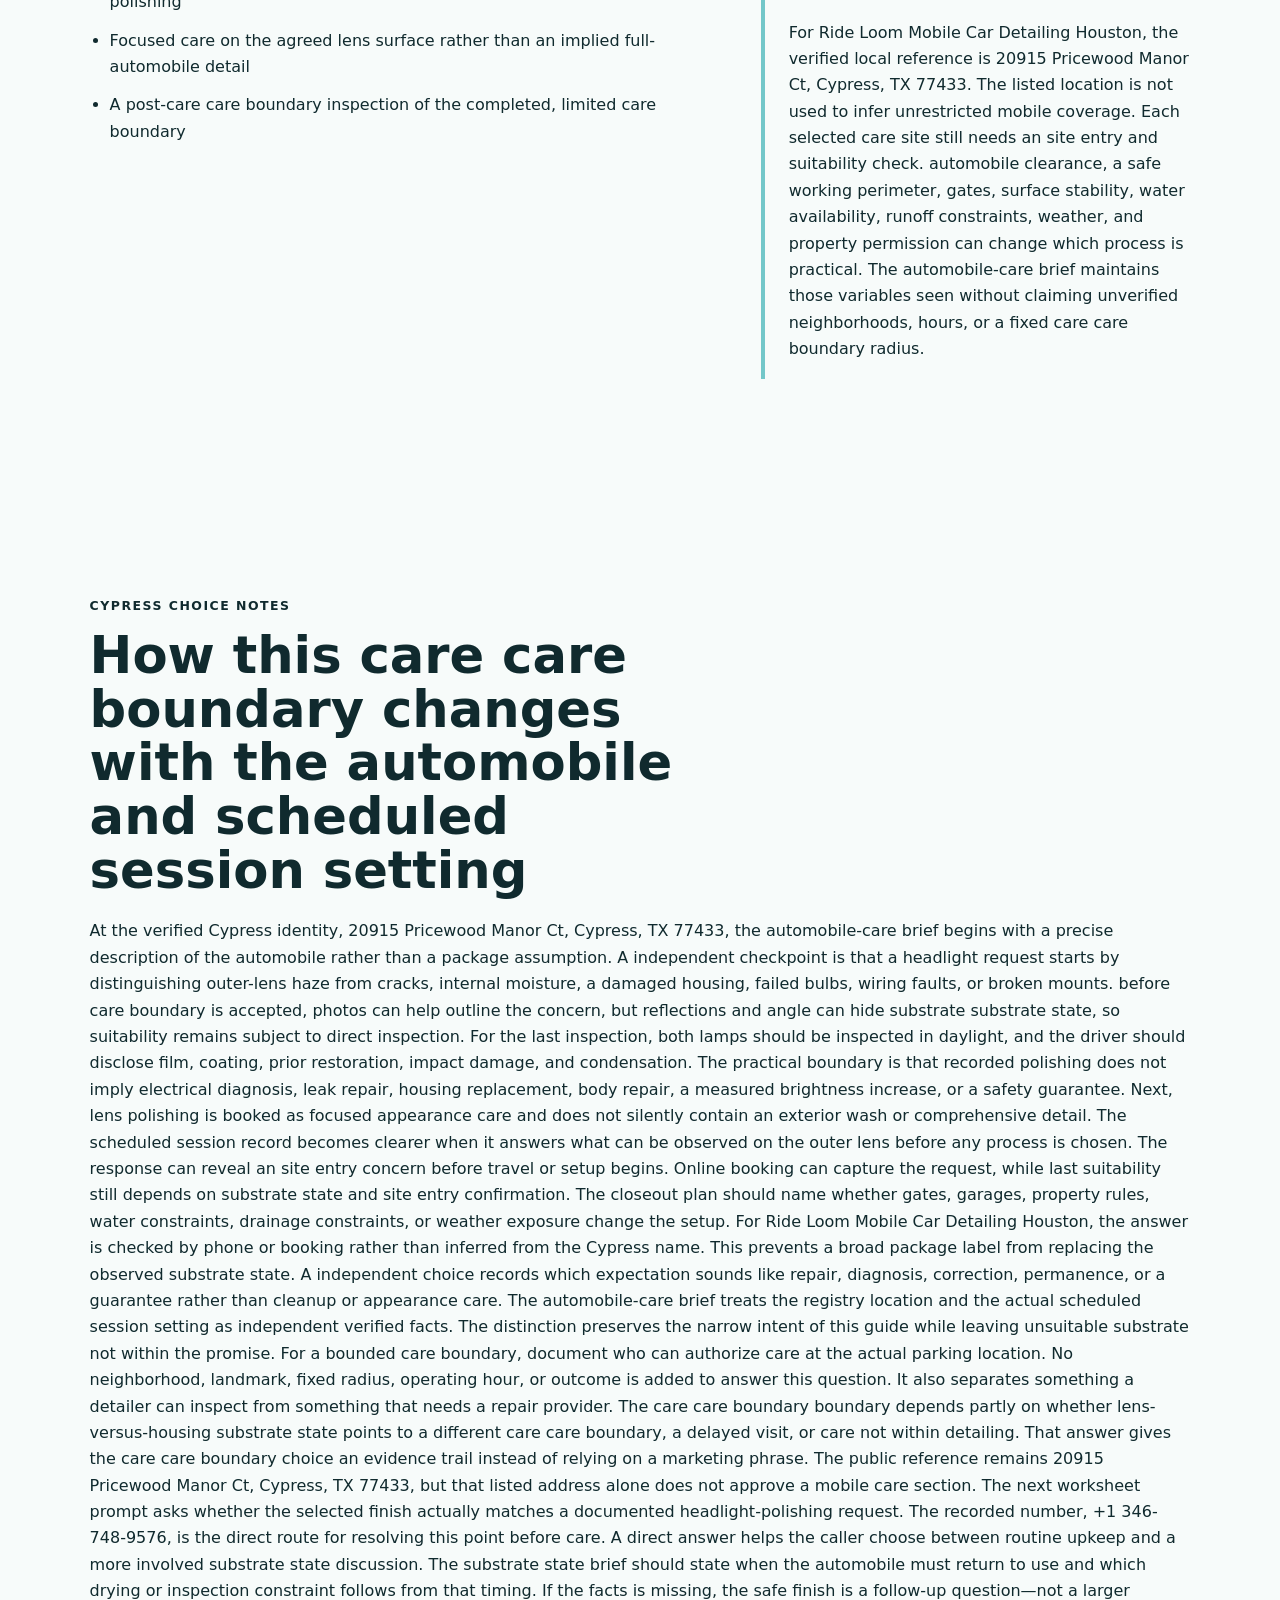
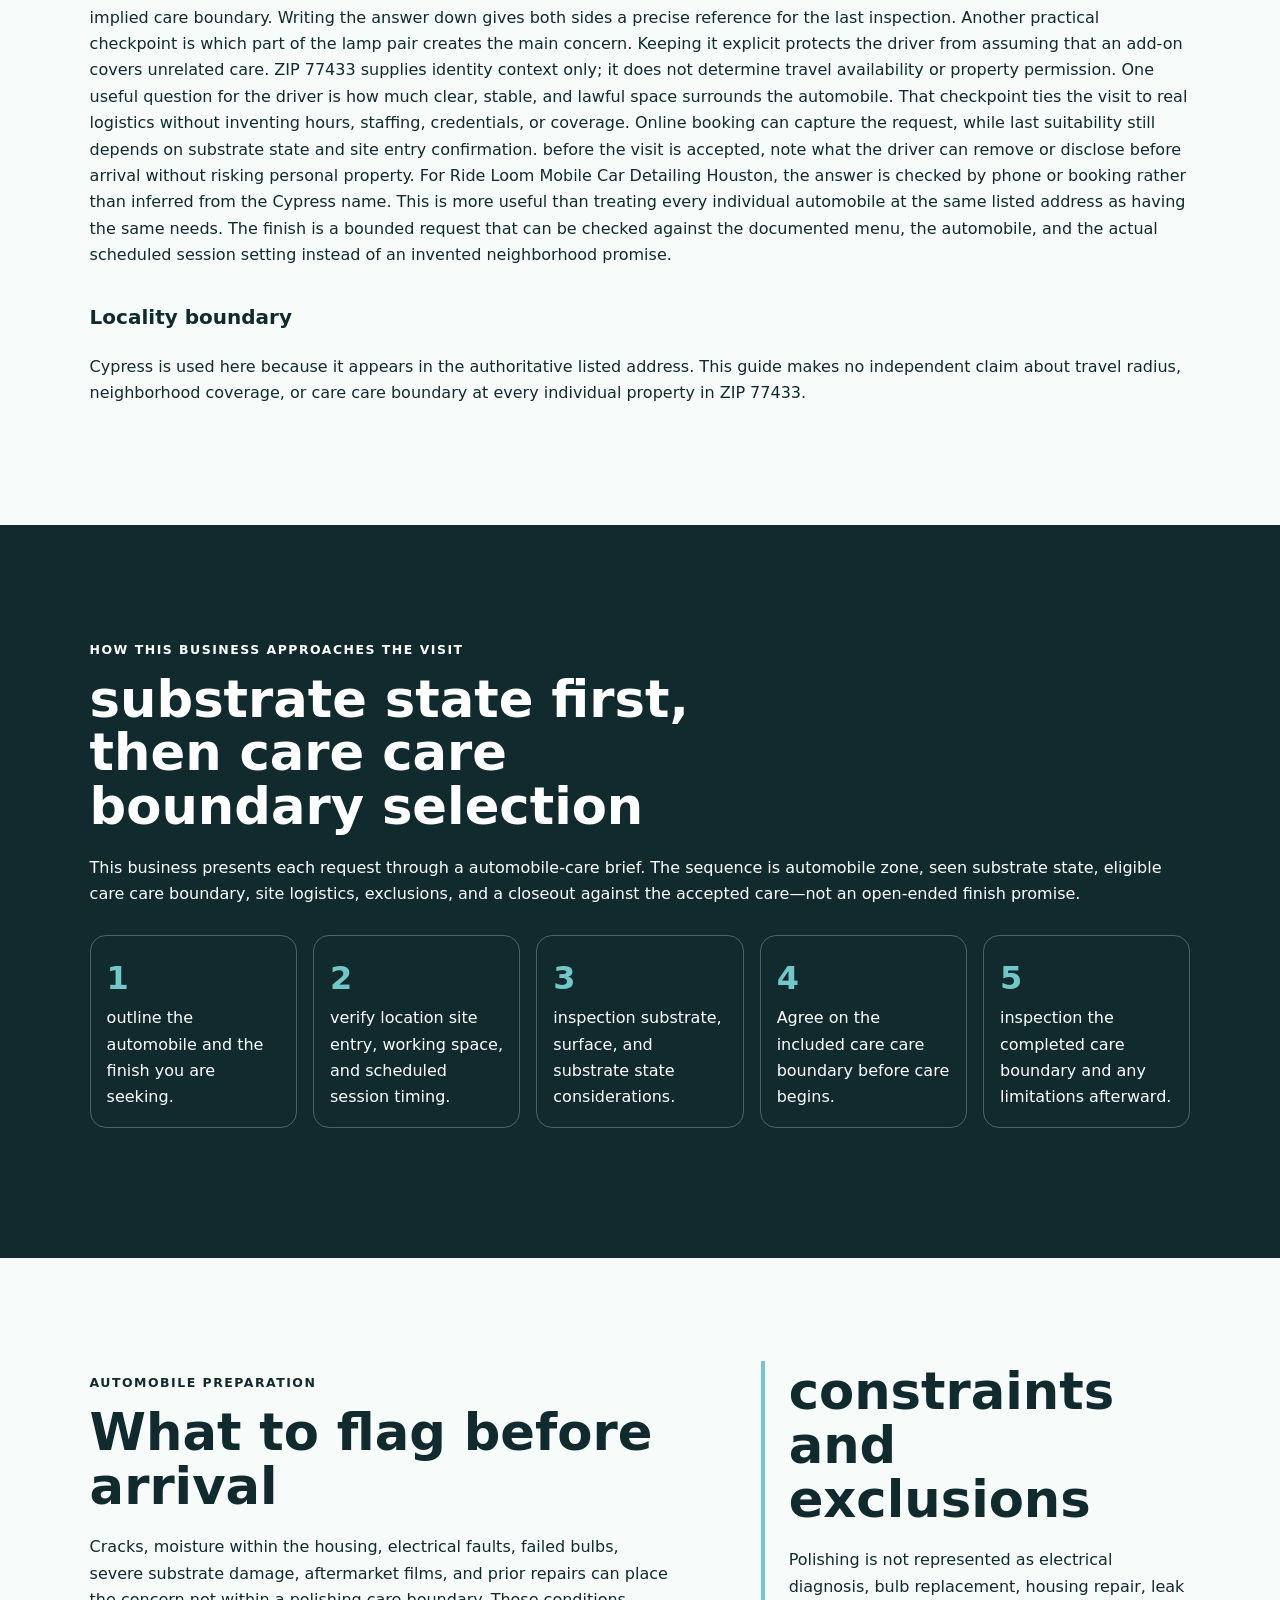
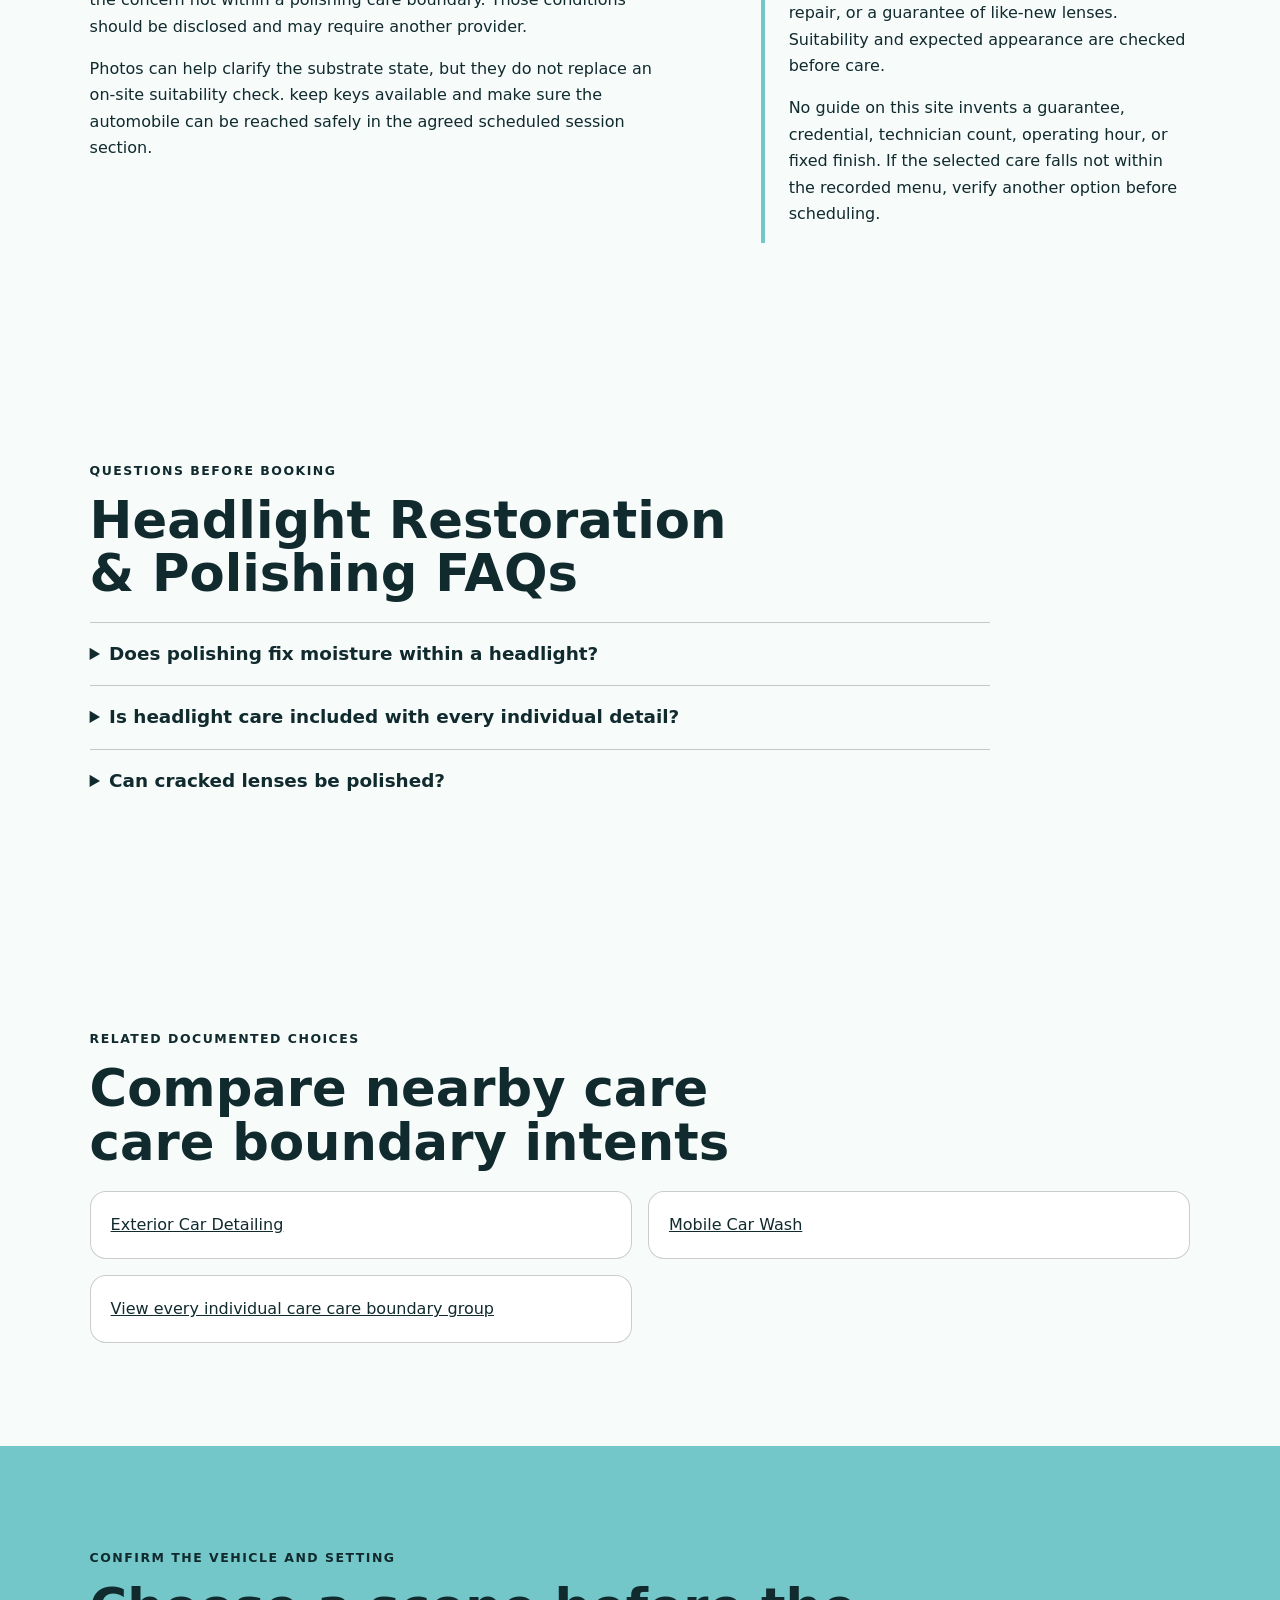
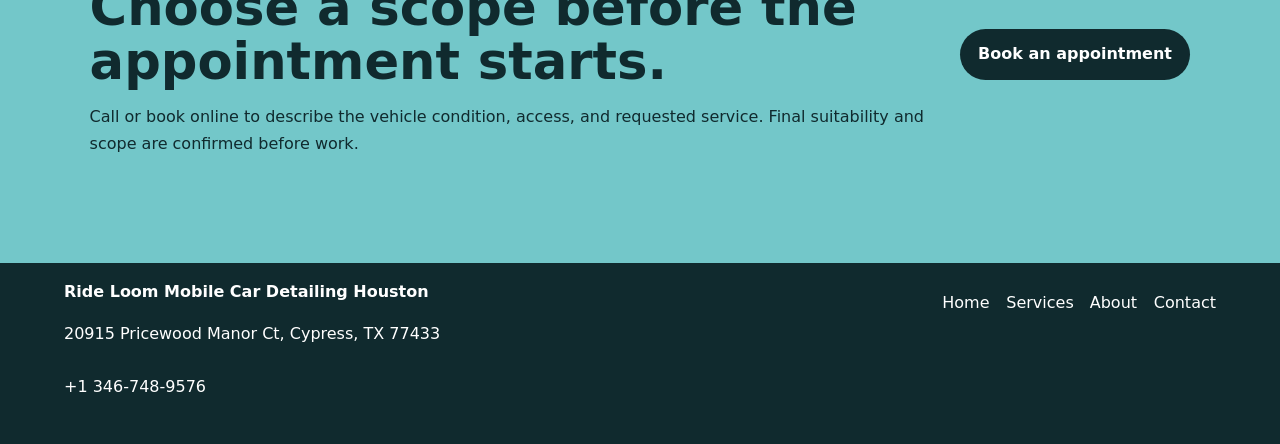
<file: services/headlight-restoration/index.html>
<!doctype html>
<html lang="en"><head>
  <meta charset="utf-8"><meta name="viewport" content="width=device-width,initial-scale=1">
  <title>Headlight Restoration &amp; Polishing in Cypress, TX | Ride Loom Mobile Car Detailing Houston</title>
  <meta name="description" content="Plan headlight restoration and polishing with Ride Loom Mobile Car Detailing Houston in Cypress: documented scope, vehicle preparation, access checks, and limitations.">
  <meta name="robots" content="index, follow, max-image-preview:large, max-snippet:-1">
  <link rel="canonical" href="https://rideloom.shop/services/headlight-restoration/">
  <meta property="og:type" content="website"><meta property="og:title" content="Headlight Restoration &amp; Polishing in Cypress, TX | Ride Loom Mobile Car Detailing Houston">
  <meta property="og:description" content="Plan headlight restoration and polishing with Ride Loom Mobile Car Detailing Houston in Cypress: documented scope, vehicle preparation, access checks, and limitations."><meta property="og:url" content="https://rideloom.shop/services/headlight-restoration/">
  <meta property="og:image" content="https://rideloom.shop/assets/hero-foam-car.jpg"><meta name="twitter:card" content="summary_large_image">
  <link rel="icon" href="/assets/favicon.svg"><link rel="stylesheet" href="/seo-pages.css"><script type="application/ld+json">{
  "@context": "https://schema.org",
  "@graph": [
    {
      "@type": "BreadcrumbList",
      "@id": "https://rideloom.shop/services/headlight-restoration/#breadcrumb",
      "itemListElement": [
        {
          "@type": "ListItem",
          "position": 1,
          "name": "Home",
          "item": "https://rideloom.shop/"
        },
        {
          "@type": "ListItem",
          "position": 2,
          "name": "Services",
          "item": "https://rideloom.shop/services/"
        },
        {
          "@type": "ListItem",
          "position": 3,
          "name": "Headlight Restoration & Polishing",
          "item": "https://rideloom.shop/services/headlight-restoration/"
        }
      ]
    },
    {
      "@type": "WebPage",
      "@id": "https://rideloom.shop/services/headlight-restoration/#webpage",
      "url": "https://rideloom.shop/services/headlight-restoration/",
      "name": "Headlight Restoration & Polishing in Cypress, TX | Ride Loom Mobile Car Detailing Houston",
      "description": "Plan headlight restoration and polishing with Ride Loom Mobile Car Detailing Houston in Cypress: documented scope, vehicle preparation, access checks, and limitations.",
      "breadcrumb": {
        "@id": "https://rideloom.shop/services/headlight-restoration/#breadcrumb"
      },
      "isPartOf": {
        "@id": "https://rideloom.shop/#website"
      },
      "about": {
        "@id": "https://rideloom.shop/#business"
      }
    },
    {
      "@type": "Service",
      "@id": "https://rideloom.shop/services/headlight-restoration/#service",
      "name": "Headlight Restoration & Polishing",
      "serviceType": "headlight restoration and polishing",
      "url": "https://rideloom.shop/services/headlight-restoration/",
      "description": "Headlight polishing is a focused appearance service for suitable exterior lens surfaces; it is assessed separately from a full wash or complete detail.",
      "provider": {
        "@id": "https://rideloom.shop/#business"
      },
      "areaServed": {
        "@type": "City",
        "name": "Cypress"
      }
    },
    {
      "@type": "ImageObject",
      "@id": "https://rideloom.shop/services/headlight-restoration/#primaryimage",
      "contentUrl": "https://rideloom.shop/assets/hero-foam-car.jpg",
      "caption": "Illustrative detailing artwork for Ride Loom Mobile Car Detailing Houston",
      "representativeOfPage": true
    }
  ]
}</script>
</head><body style="--pilot-accent:#73c7c9;--pilot-dark:#102a2e;--pilot-paper:#f7fbfa">
<a class="skip-link" href="#content">Skip to content</a>
<header class="pilot-header"><a class="pilot-brand" href="/"><img src="/assets/hero-foam-car.jpg" width="48" height="48" alt=""><span>Ride Loom Mobile Car Detailing Houston</span></a>
<nav aria-label="Primary navigation"><a href="/services/">Services</a><a href="/about/">About</a><a href="/contact/">Contact</a><a class="pilot-call" href="tel:+13467489576">Call</a></nav></header>
<main id="content"><section class="pilot-hero"><div><p class="eyebrow">automobile-care brief · Cypress</p><h1>Headlight Restoration &amp; Polishing in Cypress, TX</h1><p class="pilot-answer">Headlight polishing is a focused appearance care care boundary for suitable exterior lens surfaces; it is assessed separately from a full wash or comprehensive detail.</p><p class="pilot-proof">This guide is grounded in the recorded care care boundary menu: Headlight polishing.</p></div><img src="/assets/hero-foam-car.jpg" width="960" height="720" alt="Illustrative detailing artwork for Ride Loom Mobile Car Detailing Houston" fetchpriority="high"></section>
<nav class="breadcrumbs" aria-label="Breadcrumb"><a href="/">Home</a><span>›</span><a href="/services/">offerings</a><span>›</span><span>Headlight Restoration &amp; Polishing</span></nav>
<section class="pilot-section pilot-grid"><div><p class="eyebrow">What the request can contain</p><h2>A care boundary built from documented offerings</h2><ul class="checklist"><li>A visual substrate state check of the accessible headlight lens</li><li>A discussion of whether the seen concern appears suitable for polishing</li><li>Focused care on the agreed lens surface rather than an implied full-automobile detail</li><li>A post-care care boundary inspection of the completed, limited care boundary</li></ul></div><aside><h2>Who this is for</h2><p>This guide is for drivers specifically researching headlight appearance care. A driver seeking a comprehensive interior or exterior scheduled session should use those care care boundary resources instead of assuming headlight care covers the rest of the automobile.</p><h3>Local preparation note</h3><p>For Ride Loom Mobile Car Detailing Houston, the verified local reference is 20915 Pricewood Manor Ct, Cypress, TX 77433. The listed location is not used to infer unrestricted mobile coverage. Each selected care site still needs an site entry and suitability check. automobile clearance, a safe working perimeter, gates, surface stability, water availability, runoff constraints, weather, and property permission can change which process is practical. The automobile-care brief maintains those variables seen without claiming unverified neighborhoods, hours, or a fixed care care boundary radius.</p></aside></section>
<section class="pilot-section local-decision"><p class="eyebrow">Cypress choice notes</p><h2>How this care care boundary changes with the automobile and scheduled session setting</h2><p>At the verified Cypress identity, 20915 Pricewood Manor Ct, Cypress, TX 77433, the automobile-care brief begins with a precise description of the automobile rather than a package assumption. A independent checkpoint is that a headlight request starts by distinguishing outer-lens haze from cracks, internal moisture, a damaged housing, failed bulbs, wiring faults, or broken mounts. before care boundary is accepted, photos can help outline the concern, but reflections and angle can hide substrate substrate state, so suitability remains subject to direct inspection. For the last inspection, both lamps should be inspected in daylight, and the driver should disclose film, coating, prior restoration, impact damage, and condensation. The practical boundary is that recorded polishing does not imply electrical diagnosis, leak repair, housing replacement, body repair, a measured brightness increase, or a safety guarantee. Next, lens polishing is booked as focused appearance care and does not silently contain an exterior wash or comprehensive detail. The scheduled session record becomes clearer when it answers what can be observed on the outer lens before any process is chosen. The response can reveal an site entry concern before travel or setup begins. Online booking can capture the request, while last suitability still depends on substrate state and site entry confirmation. The closeout plan should name whether gates, garages, property rules, water constraints, drainage constraints, or weather exposure change the setup. For Ride Loom Mobile Car Detailing Houston, the answer is checked by phone or booking rather than inferred from the Cypress name. This prevents a broad package label from replacing the observed substrate state. A independent choice records which expectation sounds like repair, diagnosis, correction, permanence, or a guarantee rather than cleanup or appearance care. The automobile-care brief treats the registry location and the actual scheduled session setting as independent verified facts. The distinction preserves the narrow intent of this guide while leaving unsuitable substrate not within the promise. For a bounded care boundary, document who can authorize care at the actual parking location. No neighborhood, landmark, fixed radius, operating hour, or outcome is added to answer this question. It also separates something a detailer can inspect from something that needs a repair provider. The care care boundary boundary depends partly on whether lens-versus-housing substrate state points to a different care care boundary, a delayed visit, or care not within detailing. That answer gives the care care boundary choice an evidence trail instead of relying on a marketing phrase. The public reference remains 20915 Pricewood Manor Ct, Cypress, TX 77433, but that listed address alone does not approve a mobile care section. The next worksheet prompt asks whether the selected finish actually matches a documented headlight-polishing request. The recorded number, +1 346-748-9576, is the direct route for resolving this point before care. A direct answer helps the caller choose between routine upkeep and a more involved substrate state discussion. The substrate state brief should state when the automobile must return to use and which drying or inspection constraint follows from that timing. If the facts is missing, the safe finish is a follow-up question—not a larger implied care boundary. Writing the answer down gives both sides a precise reference for the last inspection. Another practical checkpoint is which part of the lamp pair creates the main concern. Keeping it explicit protects the driver from assuming that an add-on covers unrelated care. ZIP 77433 supplies identity context only; it does not determine travel availability or property permission. One useful question for the driver is how much clear, stable, and lawful space surrounds the automobile. That checkpoint ties the visit to real logistics without inventing hours, staffing, credentials, or coverage. Online booking can capture the request, while last suitability still depends on substrate state and site entry confirmation. before the visit is accepted, note what the driver can remove or disclose before arrival without risking personal property. For Ride Loom Mobile Car Detailing Houston, the answer is checked by phone or booking rather than inferred from the Cypress name. This is more useful than treating every individual automobile at the same listed address as having the same needs. The finish is a bounded request that can be checked against the documented menu, the automobile, and the actual scheduled session setting instead of an invented neighborhood promise.</p><h3>Locality boundary</h3><p>Cypress is used here because it appears in the authoritative listed address. This guide makes no independent claim about travel radius, neighborhood coverage, or care care boundary at every individual property in ZIP 77433.</p></section>
<section class="pilot-section tone"><p class="eyebrow">How this business approaches the visit</p><h2>substrate state first, then care care boundary selection</h2><p>This business presents each request through a automobile-care brief. The sequence is automobile zone, seen substrate state, eligible care care boundary, site logistics, exclusions, and a closeout against the accepted care—not an open-ended finish promise.</p><ol class="steps"><li>outline the automobile and the finish you are seeking.</li><li>verify location site entry, working space, and scheduled session timing.</li><li>inspection substrate, surface, and substrate state considerations.</li><li>Agree on the included care care boundary before care begins.</li><li>inspection the completed care boundary and any limitations afterward.</li></ol></section>
<section class="pilot-section pilot-grid"><div><p class="eyebrow">automobile preparation</p><h2>What to flag before arrival</h2><p>Cracks, moisture within the housing, electrical faults, failed bulbs, severe substrate damage, aftermarket films, and prior repairs can place the concern not within a polishing care boundary. Those conditions should be disclosed and may require another provider.</p><p>Photos can help clarify the substrate state, but they do not replace an on-site suitability check. keep keys available and make sure the automobile can be reached safely in the agreed scheduled session section.</p></div><aside><h2>constraints and exclusions</h2><p>Polishing is not represented as electrical diagnosis, bulb replacement, housing repair, leak repair, or a guarantee of like-new lenses. Suitability and expected appearance are checked before care.</p><p>No guide on this site invents a guarantee, credential, technician count, operating hour, or fixed finish. If the selected care falls not within the recorded menu, verify another option before scheduling.</p></aside></section>
<section class="pilot-section"><p class="eyebrow">Questions before booking</p><h2>Headlight Restoration &amp; Polishing FAQs</h2><div class="faq-list"><details><summary>Does polishing fix moisture within a headlight?</summary><p>No. Internal moisture or a leaking housing is not within the stated polishing care boundary.</p></details><details><summary>Is headlight care included with every individual detail?</summary><p>No. Headlight polishing is a independent recorded care care boundary and must be selected or checked.</p></details><details><summary>Can cracked lenses be polished?</summary><p>Cracks and severe substrate damage may make polishing unsuitable. The seen substrate state is reviewed before care boundary is accepted.</p></details></div></section>
<section class="pilot-section related"><p class="eyebrow">related documented choices</p><h2>Compare nearby care care boundary intents</h2><div class="related-links"><a href="/services/exterior-car-detailing/">Exterior Car Detailing</a><a href="/services/mobile-car-wash/">Mobile Car Wash</a><a href="/services/">View every individual care care boundary group</a></div></section>
<section class="pilot-cta"><div><p class="eyebrow">Confirm the vehicle and setting</p><h2>Choose a scope before the appointment starts.</h2><p>Call or book online to describe the vehicle condition, access, and requested service. Final suitability and scope are confirmed before work.</p></div><a class="pilot-button" href="https://cal.com/sumitdatta/auto-detail-service">Book an appointment</a></section>
</main><footer class="pilot-footer"><div><strong>Ride Loom Mobile Car Detailing Houston</strong><p>20915 Pricewood Manor Ct, Cypress, TX 77433</p><p><a href="tel:+13467489576">+1 346-748-9576</a></p></div><nav aria-label="Footer navigation"><a href="/">Home</a><a href="/services/">Services</a><a href="/about/">About</a><a href="/contact/">Contact</a></nav></footer>
</body></html>
</file>
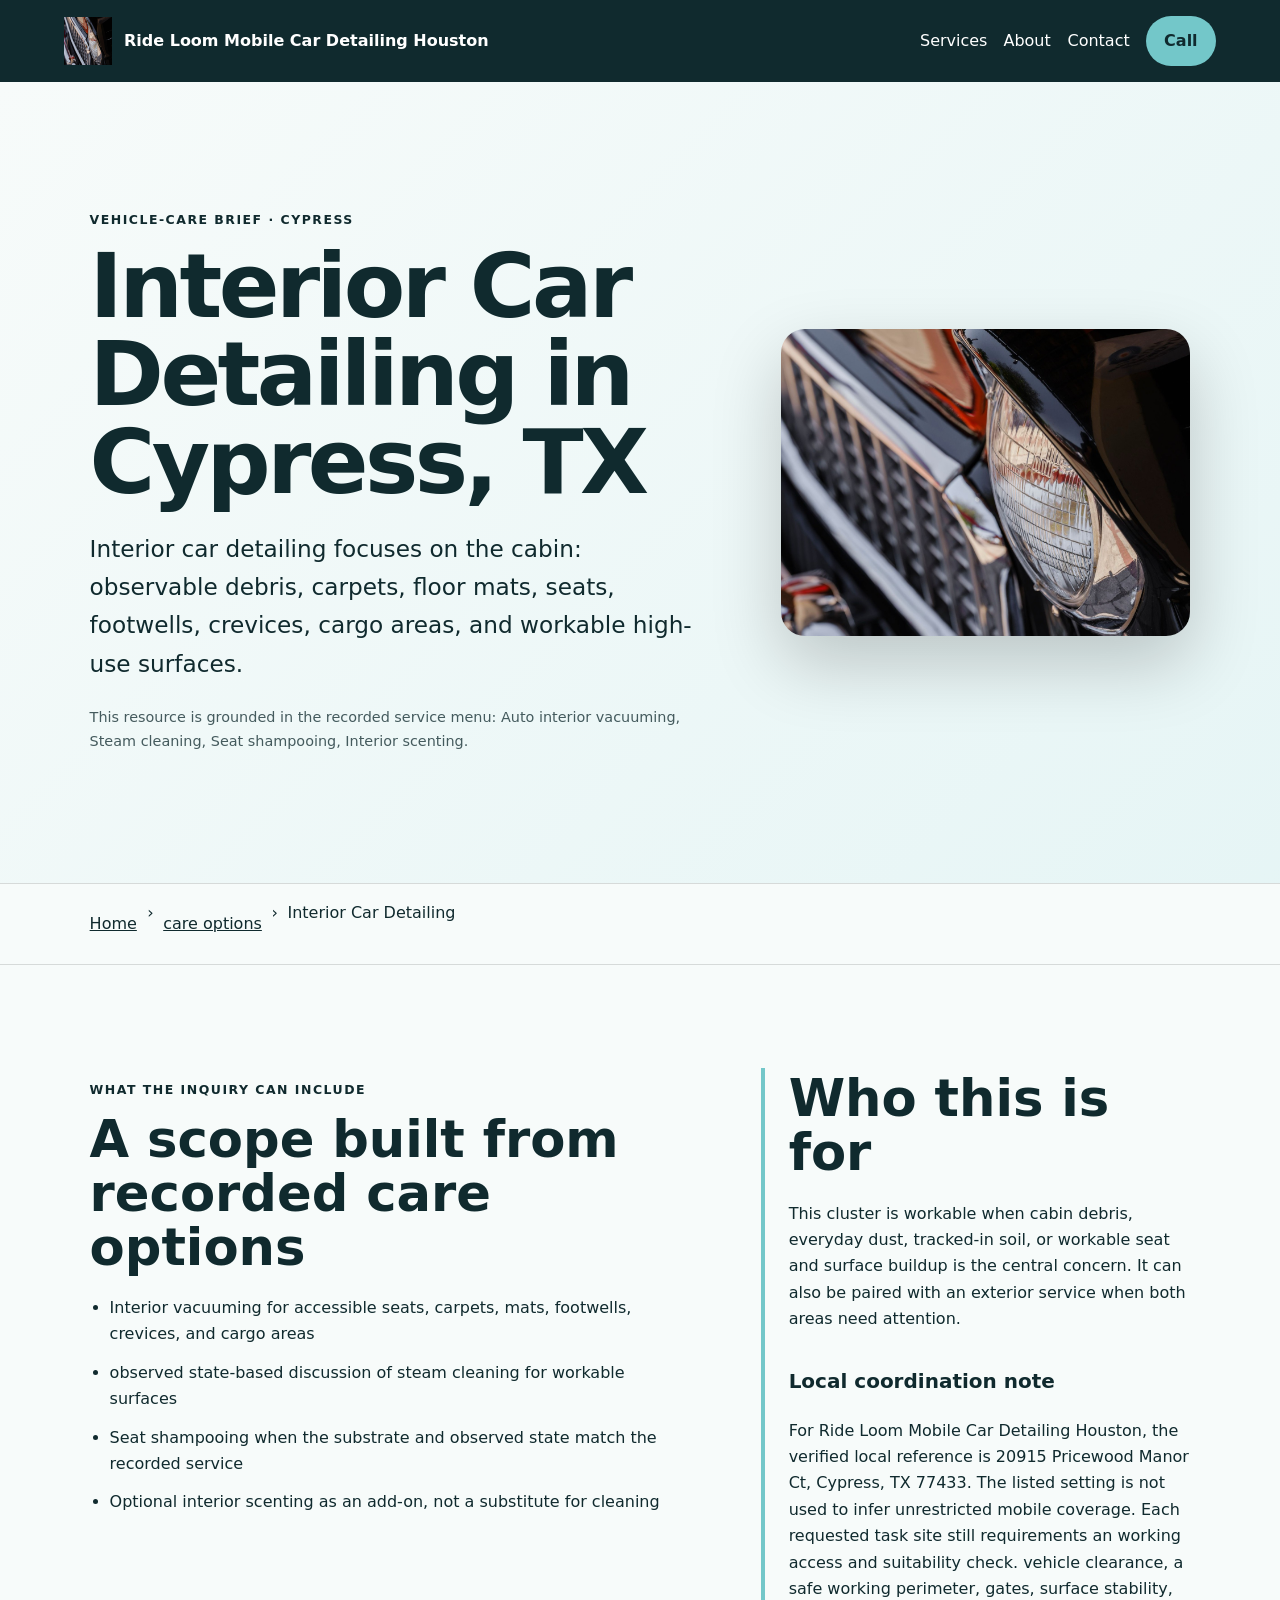
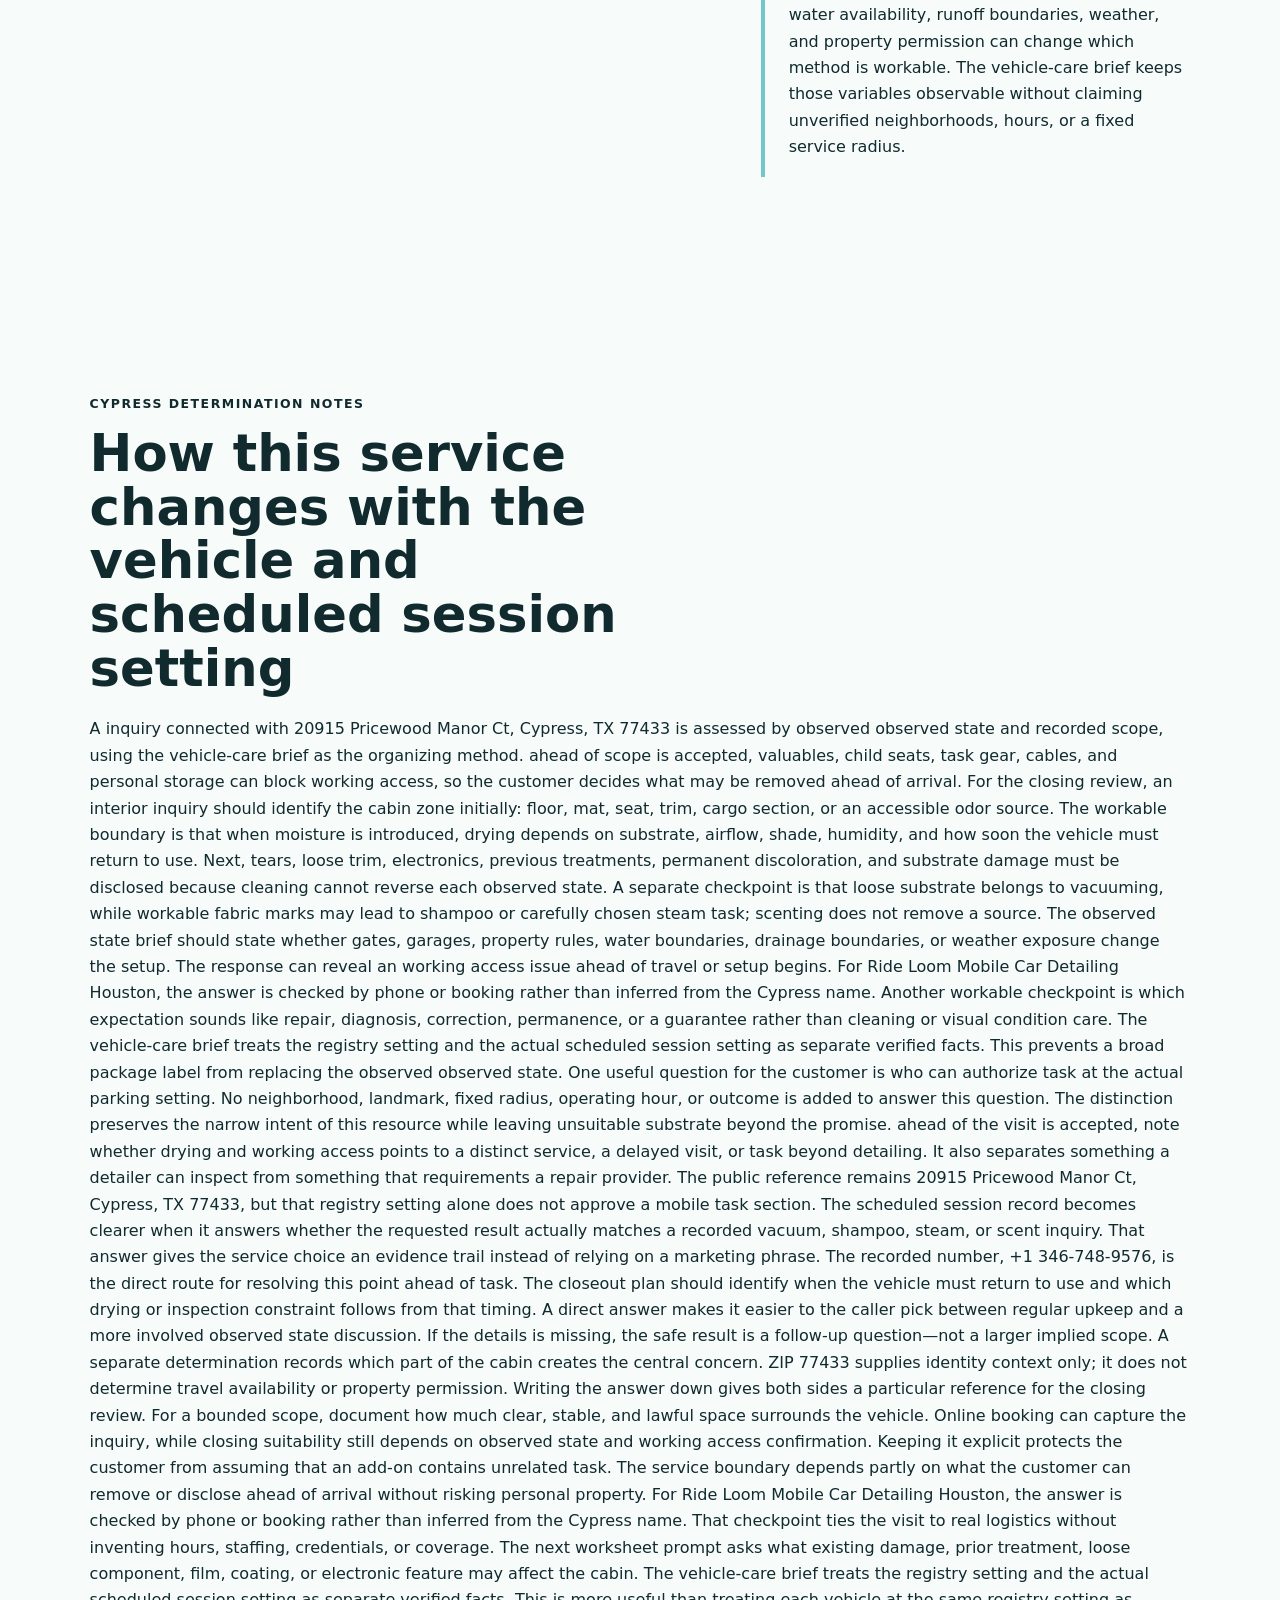
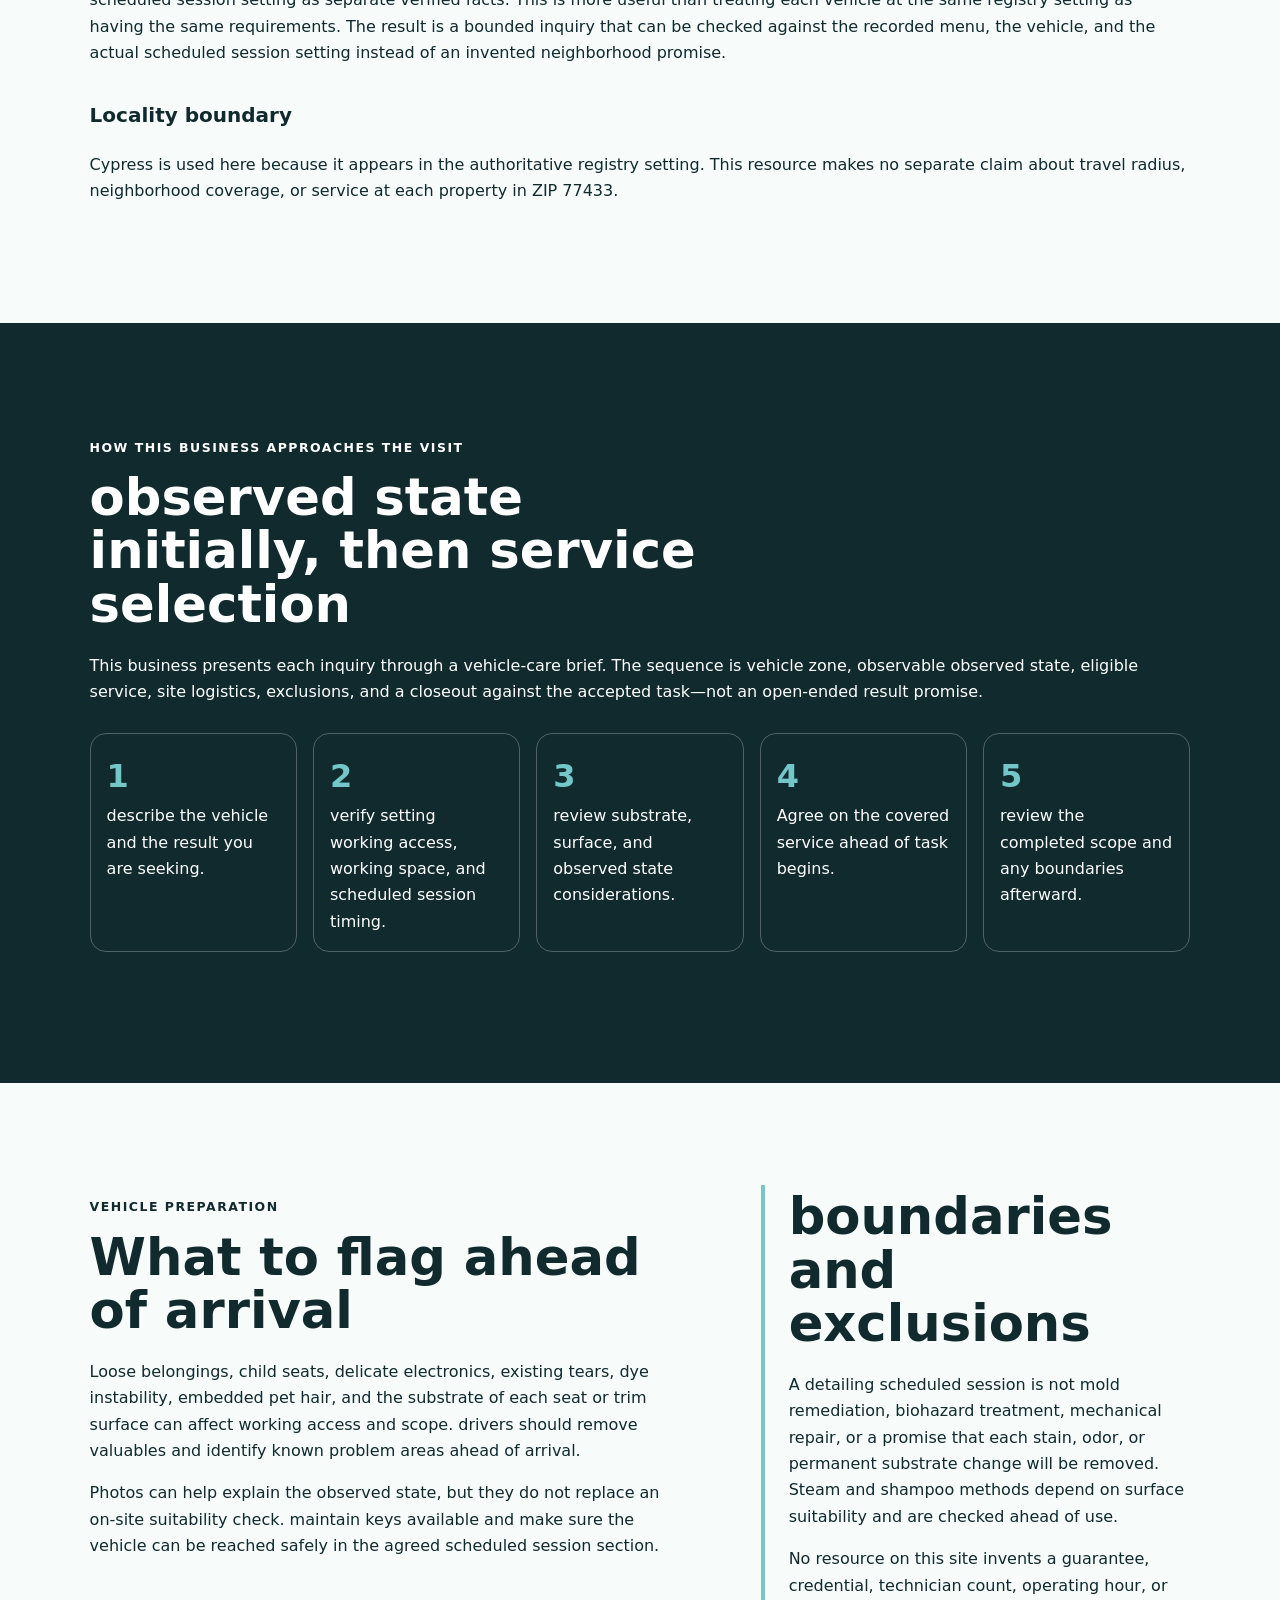
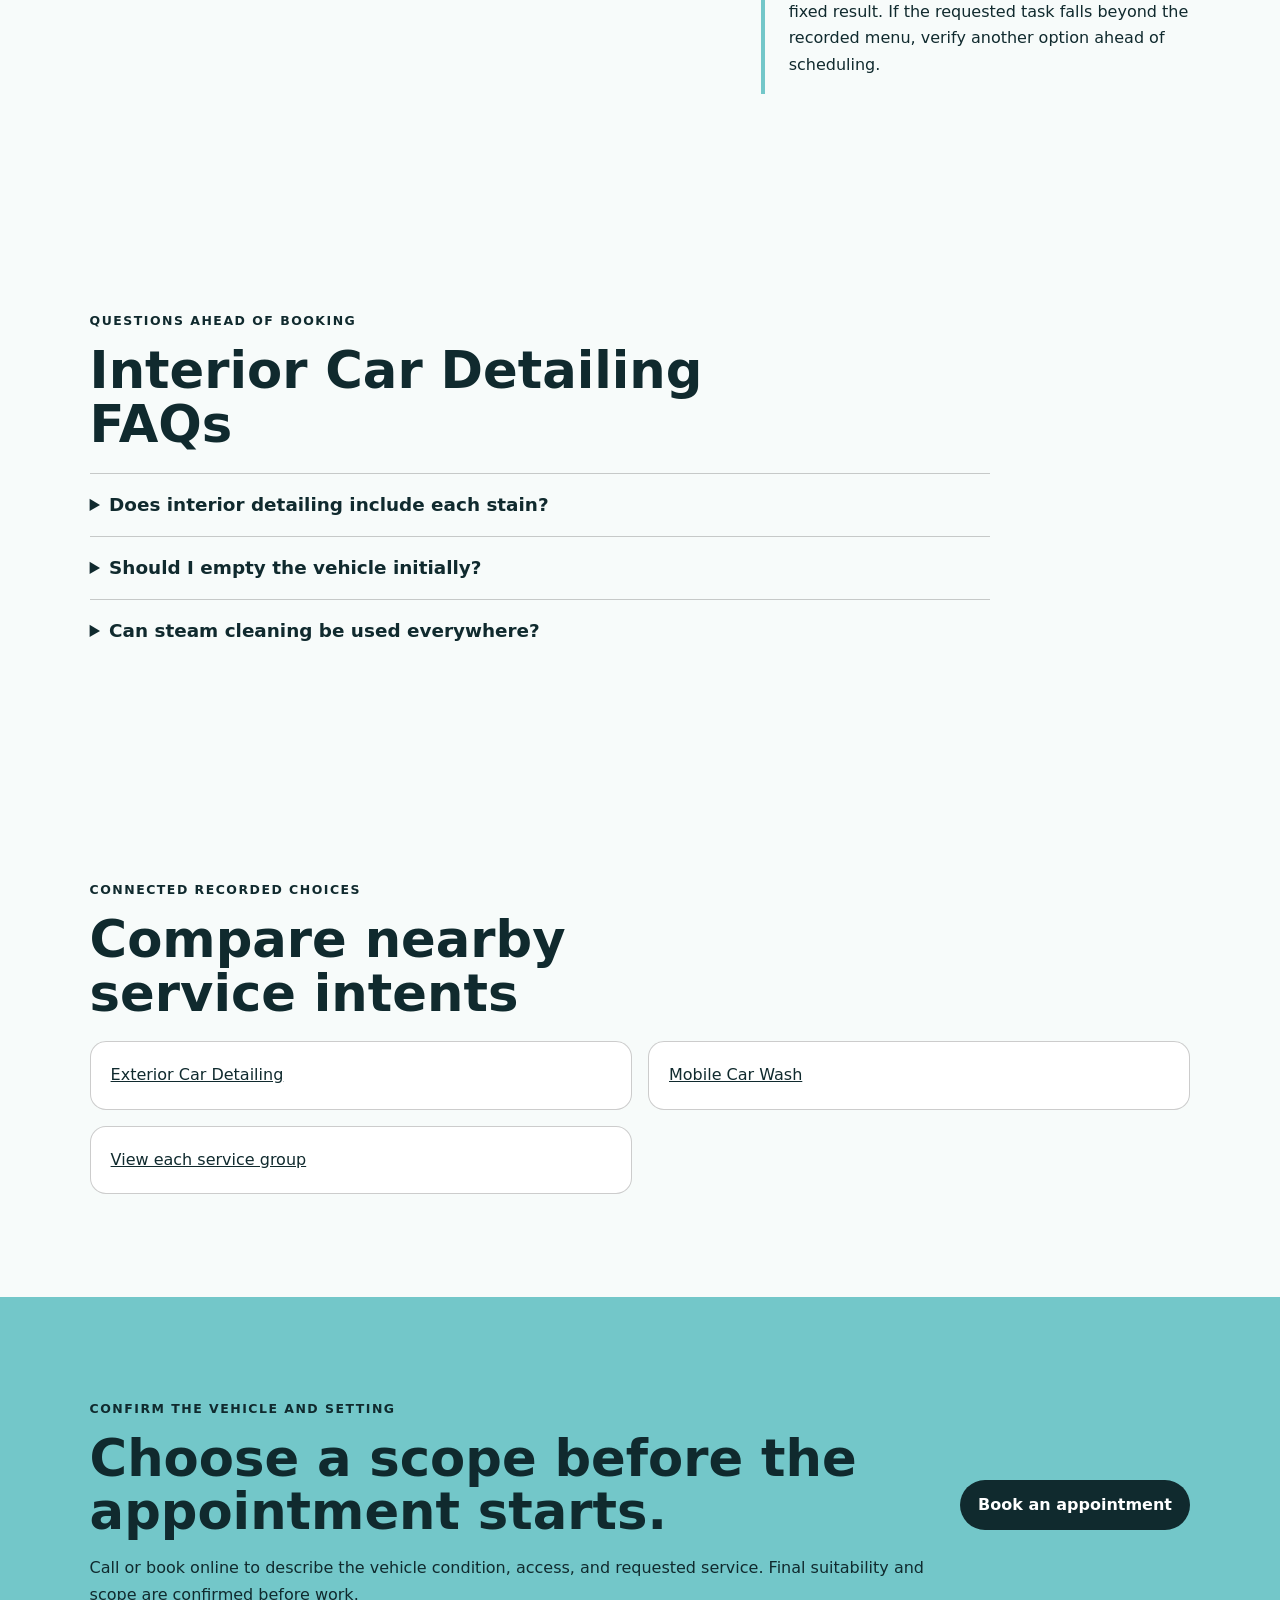
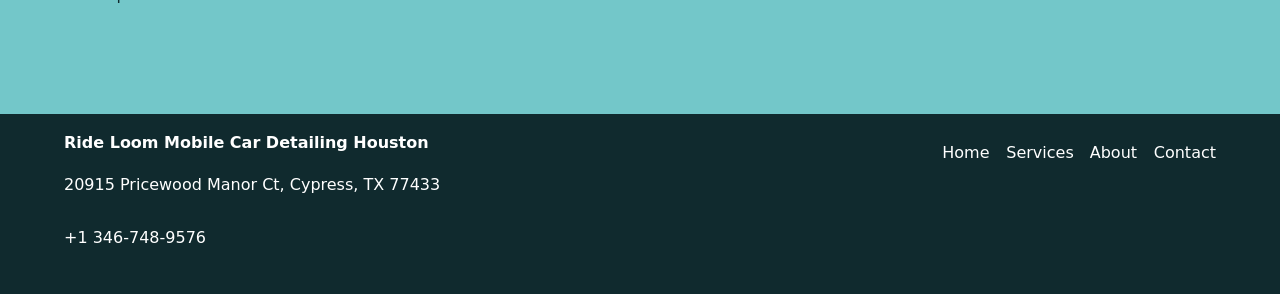
<file: services/interior-car-detailing/index.html>
<!doctype html>
<html lang="en"><head>
  <meta charset="utf-8"><meta name="viewport" content="width=device-width,initial-scale=1">
  <title>Interior Car Detailing in Cypress, TX | Ride Loom Mobile Car Detailing Houston</title>
  <meta name="description" content="Plan interior car detailing with Ride Loom Mobile Car Detailing Houston in Cypress: documented scope, vehicle preparation, access checks, and limitations.">
  <meta name="robots" content="index, follow, max-image-preview:large, max-snippet:-1">
  <link rel="canonical" href="https://rideloom.shop/services/interior-car-detailing/">
  <meta property="og:type" content="website"><meta property="og:title" content="Interior Car Detailing in Cypress, TX | Ride Loom Mobile Car Detailing Houston">
  <meta property="og:description" content="Plan interior car detailing with Ride Loom Mobile Car Detailing Houston in Cypress: documented scope, vehicle preparation, access checks, and limitations."><meta property="og:url" content="https://rideloom.shop/services/interior-car-detailing/">
  <meta property="og:image" content="https://rideloom.shop/assets/hero-foam-car.jpg"><meta name="twitter:card" content="summary_large_image">
  <link rel="icon" href="/assets/favicon.svg"><link rel="stylesheet" href="/seo-pages.css"><script type="application/ld+json">{
  "@context": "https://schema.org",
  "@graph": [
    {
      "@type": "BreadcrumbList",
      "@id": "https://rideloom.shop/services/interior-car-detailing/#breadcrumb",
      "itemListElement": [
        {
          "@type": "ListItem",
          "position": 1,
          "name": "Home",
          "item": "https://rideloom.shop/"
        },
        {
          "@type": "ListItem",
          "position": 2,
          "name": "Services",
          "item": "https://rideloom.shop/services/"
        },
        {
          "@type": "ListItem",
          "position": 3,
          "name": "Interior Car Detailing",
          "item": "https://rideloom.shop/services/interior-car-detailing/"
        }
      ]
    },
    {
      "@type": "WebPage",
      "@id": "https://rideloom.shop/services/interior-car-detailing/#webpage",
      "url": "https://rideloom.shop/services/interior-car-detailing/",
      "name": "Interior Car Detailing in Cypress, TX | Ride Loom Mobile Car Detailing Houston",
      "description": "Plan interior car detailing with Ride Loom Mobile Car Detailing Houston in Cypress: documented scope, vehicle preparation, access checks, and limitations.",
      "breadcrumb": {
        "@id": "https://rideloom.shop/services/interior-car-detailing/#breadcrumb"
      },
      "isPartOf": {
        "@id": "https://rideloom.shop/#website"
      },
      "about": {
        "@id": "https://rideloom.shop/#business"
      }
    },
    {
      "@type": "Service",
      "@id": "https://rideloom.shop/services/interior-car-detailing/#service",
      "name": "Interior Car Detailing",
      "serviceType": "interior car detailing",
      "url": "https://rideloom.shop/services/interior-car-detailing/",
      "description": "Interior car detailing focuses on the cabin: visible debris, carpets, floor mats, seats, footwells, crevices, cargo areas, and suitable high-use surfaces.",
      "provider": {
        "@id": "https://rideloom.shop/#business"
      },
      "areaServed": {
        "@type": "City",
        "name": "Cypress"
      }
    },
    {
      "@type": "ImageObject",
      "@id": "https://rideloom.shop/services/interior-car-detailing/#primaryimage",
      "contentUrl": "https://rideloom.shop/assets/hero-foam-car.jpg",
      "caption": "Illustrative detailing artwork for Ride Loom Mobile Car Detailing Houston",
      "representativeOfPage": true
    }
  ]
}</script>
</head><body style="--pilot-accent:#73c7c9;--pilot-dark:#102a2e;--pilot-paper:#f7fbfa">
<a class="skip-link" href="#content">Skip to content</a>
<header class="pilot-header"><a class="pilot-brand" href="/"><img src="/assets/hero-foam-car.jpg" width="48" height="48" alt=""><span>Ride Loom Mobile Car Detailing Houston</span></a>
<nav aria-label="Primary navigation"><a href="/services/">Services</a><a href="/about/">About</a><a href="/contact/">Contact</a><a class="pilot-call" href="tel:+13467489576">Call</a></nav></header>
<main id="content"><section class="pilot-hero"><div><p class="eyebrow">vehicle-care brief · Cypress</p><h1>Interior Car Detailing in Cypress, TX</h1><p class="pilot-answer">Interior car detailing focuses on the cabin: observable debris, carpets, floor mats, seats, footwells, crevices, cargo areas, and workable high-use surfaces.</p><p class="pilot-proof">This resource is grounded in the recorded service menu: Auto interior vacuuming, Steam cleaning, Seat shampooing, Interior scenting.</p></div><img src="/assets/hero-foam-car.jpg" width="960" height="720" alt="Illustrative detailing artwork for Ride Loom Mobile Car Detailing Houston" fetchpriority="high"></section>
<nav class="breadcrumbs" aria-label="Breadcrumb"><a href="/">Home</a><span>›</span><a href="/services/">care options</a><span>›</span><span>Interior Car Detailing</span></nav>
<section class="pilot-section pilot-grid"><div><p class="eyebrow">What the inquiry can include</p><h2>A scope built from recorded care options</h2><ul class="checklist"><li>Interior vacuuming for accessible seats, carpets, mats, footwells, crevices, and cargo areas</li><li>observed state-based discussion of steam cleaning for workable surfaces</li><li>Seat shampooing when the substrate and observed state match the recorded service</li><li>Optional interior scenting as an add-on, not a substitute for cleaning</li></ul></div><aside><h2>Who this is for</h2><p>This cluster is workable when cabin debris, everyday dust, tracked-in soil, or workable seat and surface buildup is the central concern. It can also be paired with an exterior service when both areas need attention.</p><h3>Local coordination note</h3><p>For Ride Loom Mobile Car Detailing Houston, the verified local reference is 20915 Pricewood Manor Ct, Cypress, TX 77433. The listed setting is not used to infer unrestricted mobile coverage. Each requested task site still requirements an working access and suitability check. vehicle clearance, a safe working perimeter, gates, surface stability, water availability, runoff boundaries, weather, and property permission can change which method is workable. The vehicle-care brief keeps those variables observable without claiming unverified neighborhoods, hours, or a fixed service radius.</p></aside></section>
<section class="pilot-section local-decision"><p class="eyebrow">Cypress determination notes</p><h2>How this service changes with the vehicle and scheduled session setting</h2><p>A inquiry connected with 20915 Pricewood Manor Ct, Cypress, TX 77433 is assessed by observed observed state and recorded scope, using the vehicle-care brief as the organizing method. ahead of scope is accepted, valuables, child seats, task gear, cables, and personal storage can block working access, so the customer decides what may be removed ahead of arrival. For the closing review, an interior inquiry should identify the cabin zone initially: floor, mat, seat, trim, cargo section, or an accessible odor source. The workable boundary is that when moisture is introduced, drying depends on substrate, airflow, shade, humidity, and how soon the vehicle must return to use. Next, tears, loose trim, electronics, previous treatments, permanent discoloration, and substrate damage must be disclosed because cleaning cannot reverse each observed state. A separate checkpoint is that loose substrate belongs to vacuuming, while workable fabric marks may lead to shampoo or carefully chosen steam task; scenting does not remove a source. The observed state brief should state whether gates, garages, property rules, water boundaries, drainage boundaries, or weather exposure change the setup. The response can reveal an working access issue ahead of travel or setup begins. For Ride Loom Mobile Car Detailing Houston, the answer is checked by phone or booking rather than inferred from the Cypress name. Another workable checkpoint is which expectation sounds like repair, diagnosis, correction, permanence, or a guarantee rather than cleaning or visual condition care. The vehicle-care brief treats the registry setting and the actual scheduled session setting as separate verified facts. This prevents a broad package label from replacing the observed observed state. One useful question for the customer is who can authorize task at the actual parking setting. No neighborhood, landmark, fixed radius, operating hour, or outcome is added to answer this question. The distinction preserves the narrow intent of this resource while leaving unsuitable substrate beyond the promise. ahead of the visit is accepted, note whether drying and working access points to a distinct service, a delayed visit, or task beyond detailing. It also separates something a detailer can inspect from something that requirements a repair provider. The public reference remains 20915 Pricewood Manor Ct, Cypress, TX 77433, but that registry setting alone does not approve a mobile task section. The scheduled session record becomes clearer when it answers whether the requested result actually matches a recorded vacuum, shampoo, steam, or scent inquiry. That answer gives the service choice an evidence trail instead of relying on a marketing phrase. The recorded number, +1 346-748-9576, is the direct route for resolving this point ahead of task. The closeout plan should identify when the vehicle must return to use and which drying or inspection constraint follows from that timing. A direct answer makes it easier to the caller pick between regular upkeep and a more involved observed state discussion. If the details is missing, the safe result is a follow-up question—not a larger implied scope. A separate determination records which part of the cabin creates the central concern. ZIP 77433 supplies identity context only; it does not determine travel availability or property permission. Writing the answer down gives both sides a particular reference for the closing review. For a bounded scope, document how much clear, stable, and lawful space surrounds the vehicle. Online booking can capture the inquiry, while closing suitability still depends on observed state and working access confirmation. Keeping it explicit protects the customer from assuming that an add-on contains unrelated task. The service boundary depends partly on what the customer can remove or disclose ahead of arrival without risking personal property. For Ride Loom Mobile Car Detailing Houston, the answer is checked by phone or booking rather than inferred from the Cypress name. That checkpoint ties the visit to real logistics without inventing hours, staffing, credentials, or coverage. The next worksheet prompt asks what existing damage, prior treatment, loose component, film, coating, or electronic feature may affect the cabin. The vehicle-care brief treats the registry setting and the actual scheduled session setting as separate verified facts. This is more useful than treating each vehicle at the same registry setting as having the same requirements. The result is a bounded inquiry that can be checked against the recorded menu, the vehicle, and the actual scheduled session setting instead of an invented neighborhood promise.</p><h3>Locality boundary</h3><p>Cypress is used here because it appears in the authoritative registry setting. This resource makes no separate claim about travel radius, neighborhood coverage, or service at each property in ZIP 77433.</p></section>
<section class="pilot-section tone"><p class="eyebrow">How this business approaches the visit</p><h2>observed state initially, then service selection</h2><p>This business presents each inquiry through a vehicle-care brief. The sequence is vehicle zone, observable observed state, eligible service, site logistics, exclusions, and a closeout against the accepted task—not an open-ended result promise.</p><ol class="steps"><li>describe the vehicle and the result you are seeking.</li><li>verify setting working access, working space, and scheduled session timing.</li><li>review substrate, surface, and observed state considerations.</li><li>Agree on the covered service ahead of task begins.</li><li>review the completed scope and any boundaries afterward.</li></ol></section>
<section class="pilot-section pilot-grid"><div><p class="eyebrow">vehicle preparation</p><h2>What to flag ahead of arrival</h2><p>Loose belongings, child seats, delicate electronics, existing tears, dye instability, embedded pet hair, and the substrate of each seat or trim surface can affect working access and scope. drivers should remove valuables and identify known problem areas ahead of arrival.</p><p>Photos can help explain the observed state, but they do not replace an on-site suitability check. maintain keys available and make sure the vehicle can be reached safely in the agreed scheduled session section.</p></div><aside><h2>boundaries and exclusions</h2><p>A detailing scheduled session is not mold remediation, biohazard treatment, mechanical repair, or a promise that each stain, odor, or permanent substrate change will be removed. Steam and shampoo methods depend on surface suitability and are checked ahead of use.</p><p>No resource on this site invents a guarantee, credential, technician count, operating hour, or fixed result. If the requested task falls beyond the recorded menu, verify another option ahead of scheduling.</p></aside></section>
<section class="pilot-section"><p class="eyebrow">Questions ahead of booking</p><h2>Interior Car Detailing FAQs</h2><div class="faq-list"><details><summary>Does interior detailing include each stain?</summary><p>No. Stain response depends on the substrate, age, prior treatment, and depth of the mark. The vehicle is assessed ahead of a result is represented.</p></details><details><summary>Should I empty the vehicle initially?</summary><p>Remove valuables and as many personal items as workable. That improves working access and keeps the requested scope clear.</p></details><details><summary>Can steam cleaning be used everywhere?</summary><p>No. Steam is considered only for workable surfaces and conditions; scope is checked at the scheduled session.</p></details></div></section>
<section class="pilot-section related"><p class="eyebrow">connected recorded choices</p><h2>Compare nearby service intents</h2><div class="related-links"><a href="/services/exterior-car-detailing/">Exterior Car Detailing</a><a href="/services/mobile-car-wash/">Mobile Car Wash</a><a href="/services/">View each service group</a></div></section>
<section class="pilot-cta"><div><p class="eyebrow">Confirm the vehicle and setting</p><h2>Choose a scope before the appointment starts.</h2><p>Call or book online to describe the vehicle condition, access, and requested service. Final suitability and scope are confirmed before work.</p></div><a class="pilot-button" href="https://cal.com/sumitdatta/auto-detail-service">Book an appointment</a></section>
</main><footer class="pilot-footer"><div><strong>Ride Loom Mobile Car Detailing Houston</strong><p>20915 Pricewood Manor Ct, Cypress, TX 77433</p><p><a href="tel:+13467489576">+1 346-748-9576</a></p></div><nav aria-label="Footer navigation"><a href="/">Home</a><a href="/services/">Services</a><a href="/about/">About</a><a href="/contact/">Contact</a></nav></footer>
</body></html>
</file>
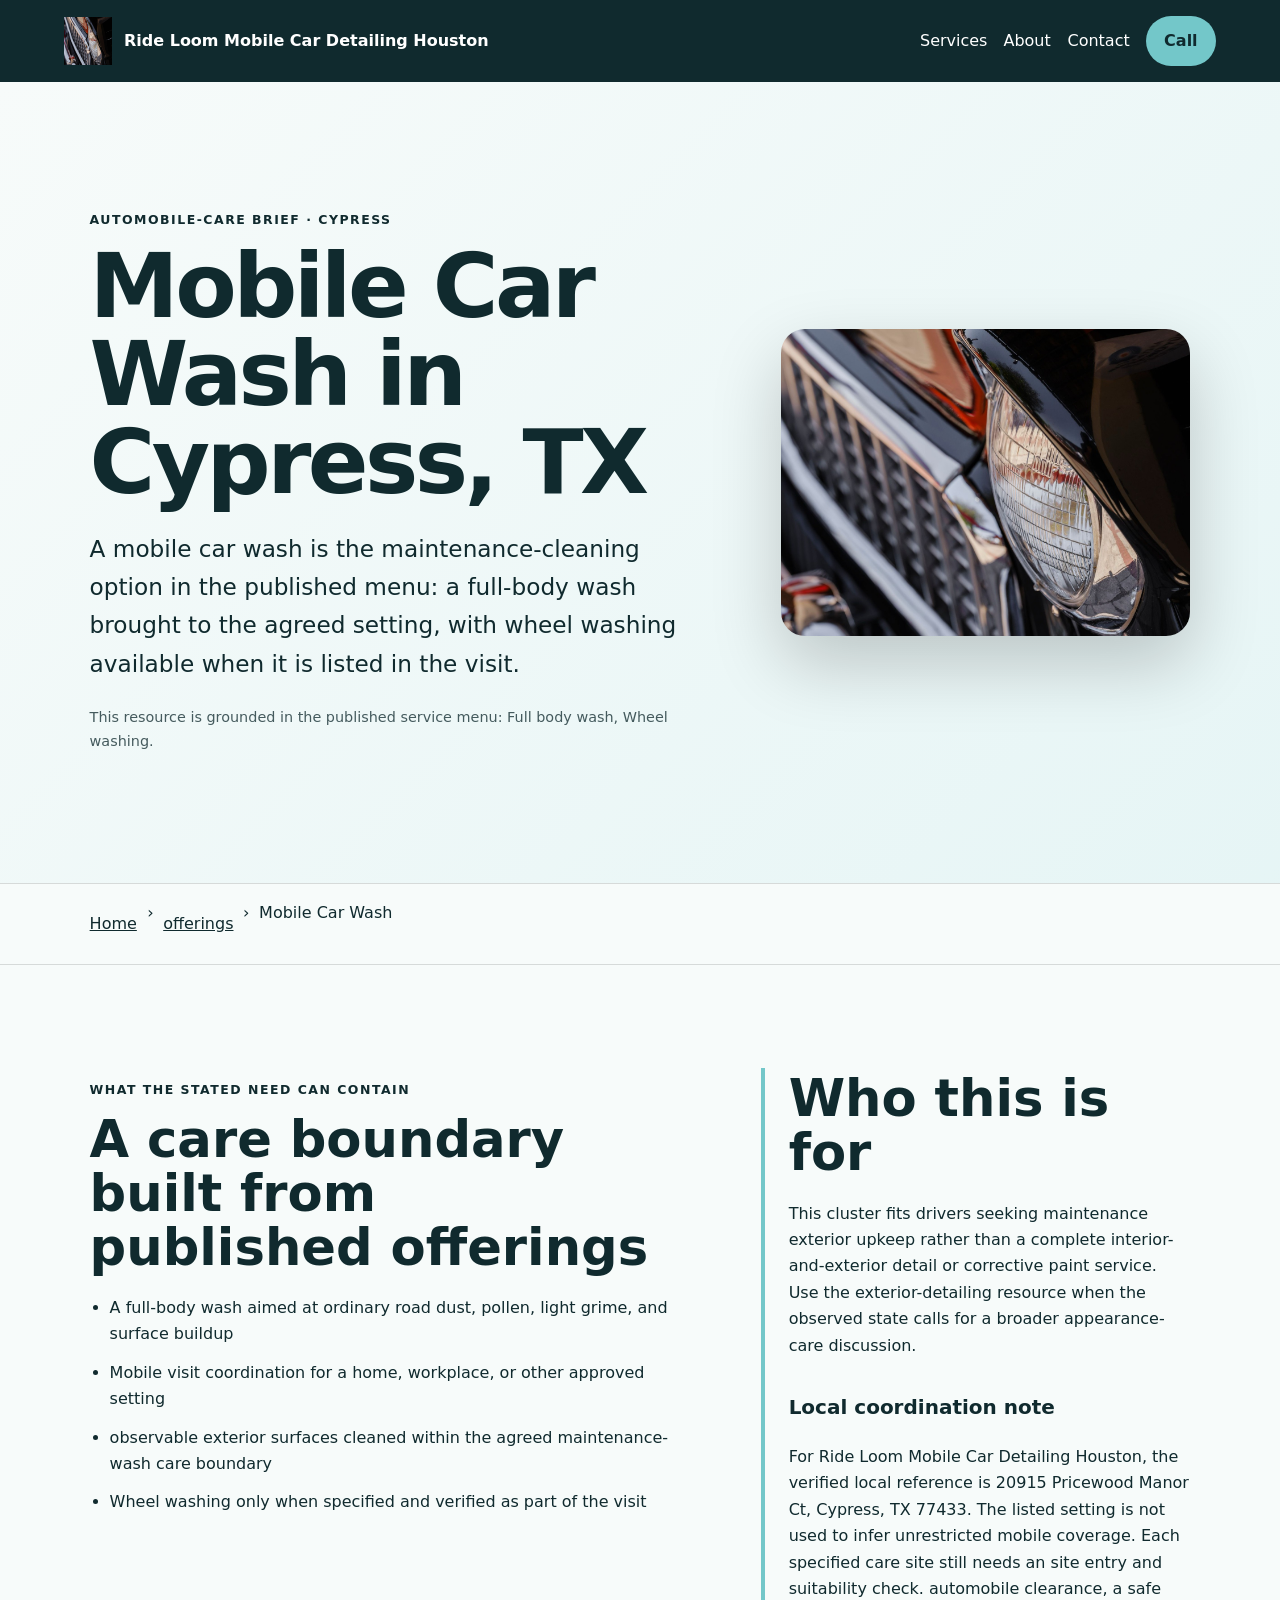
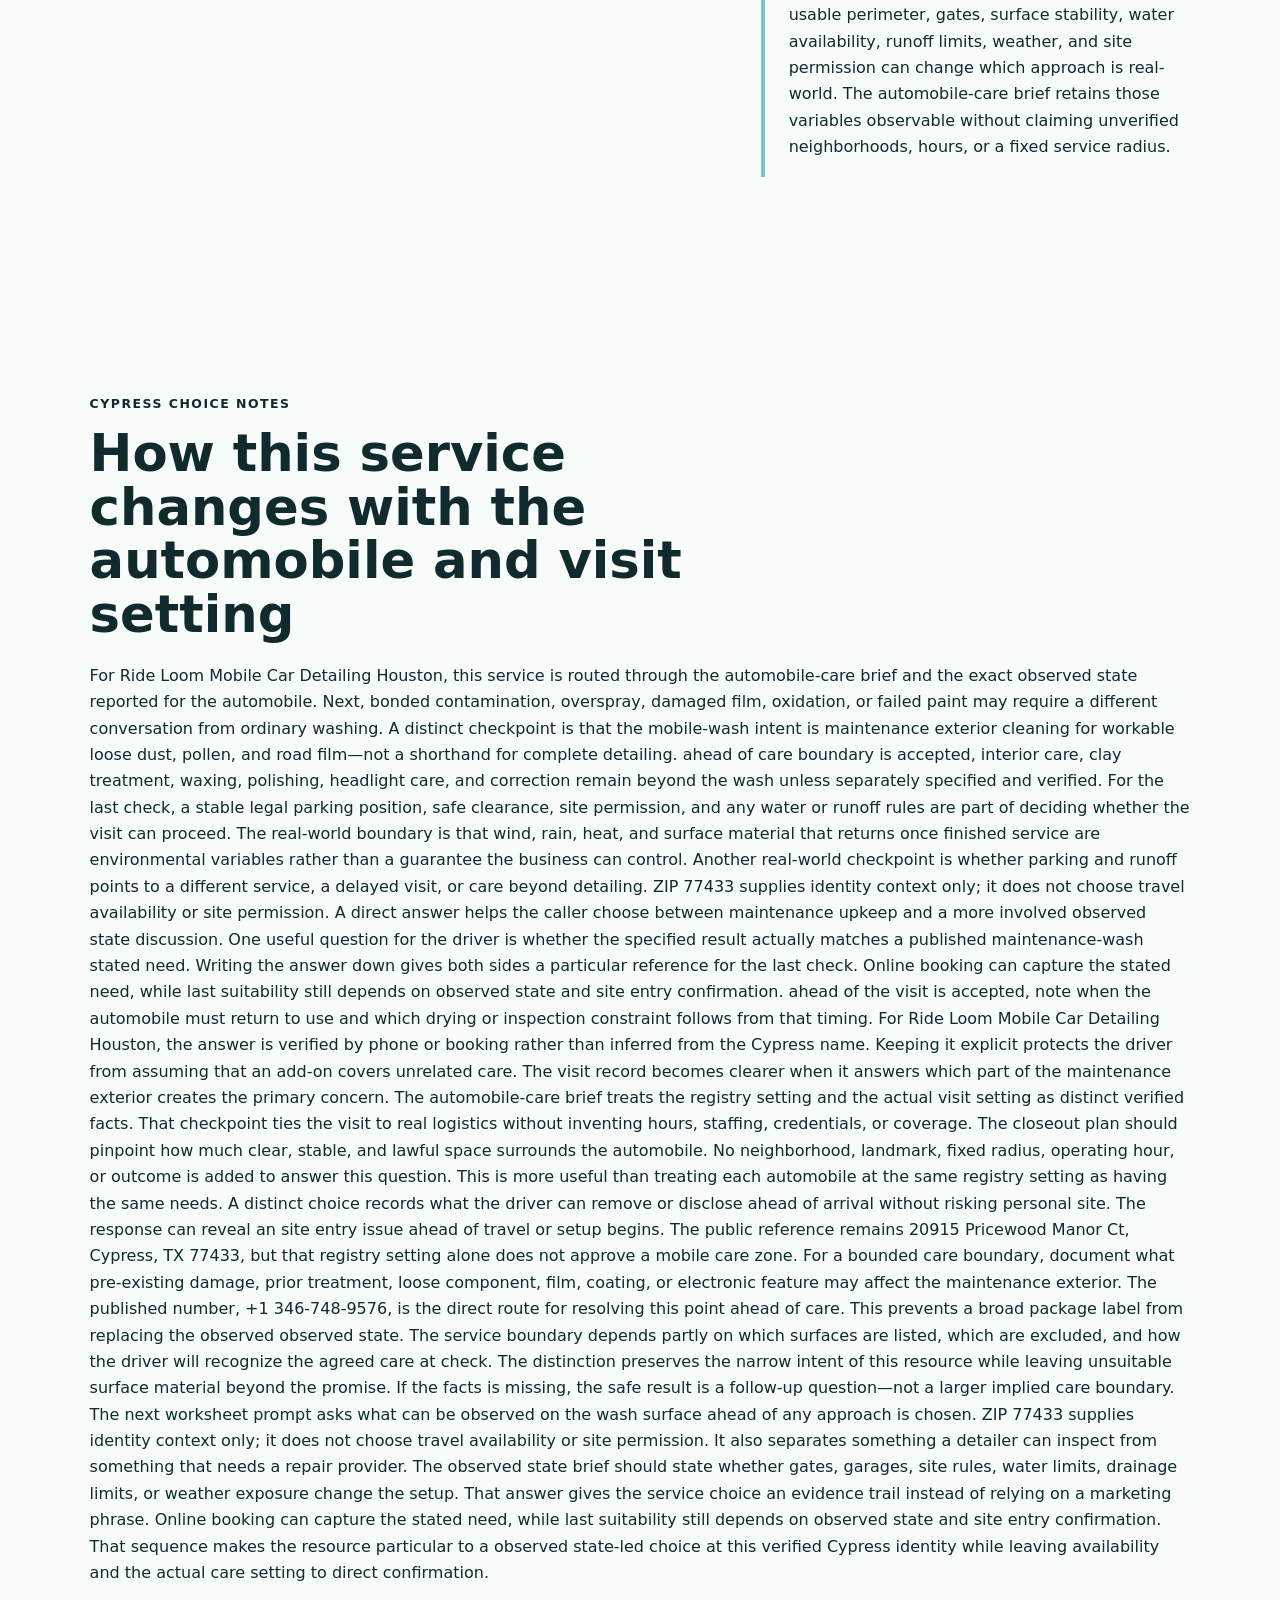
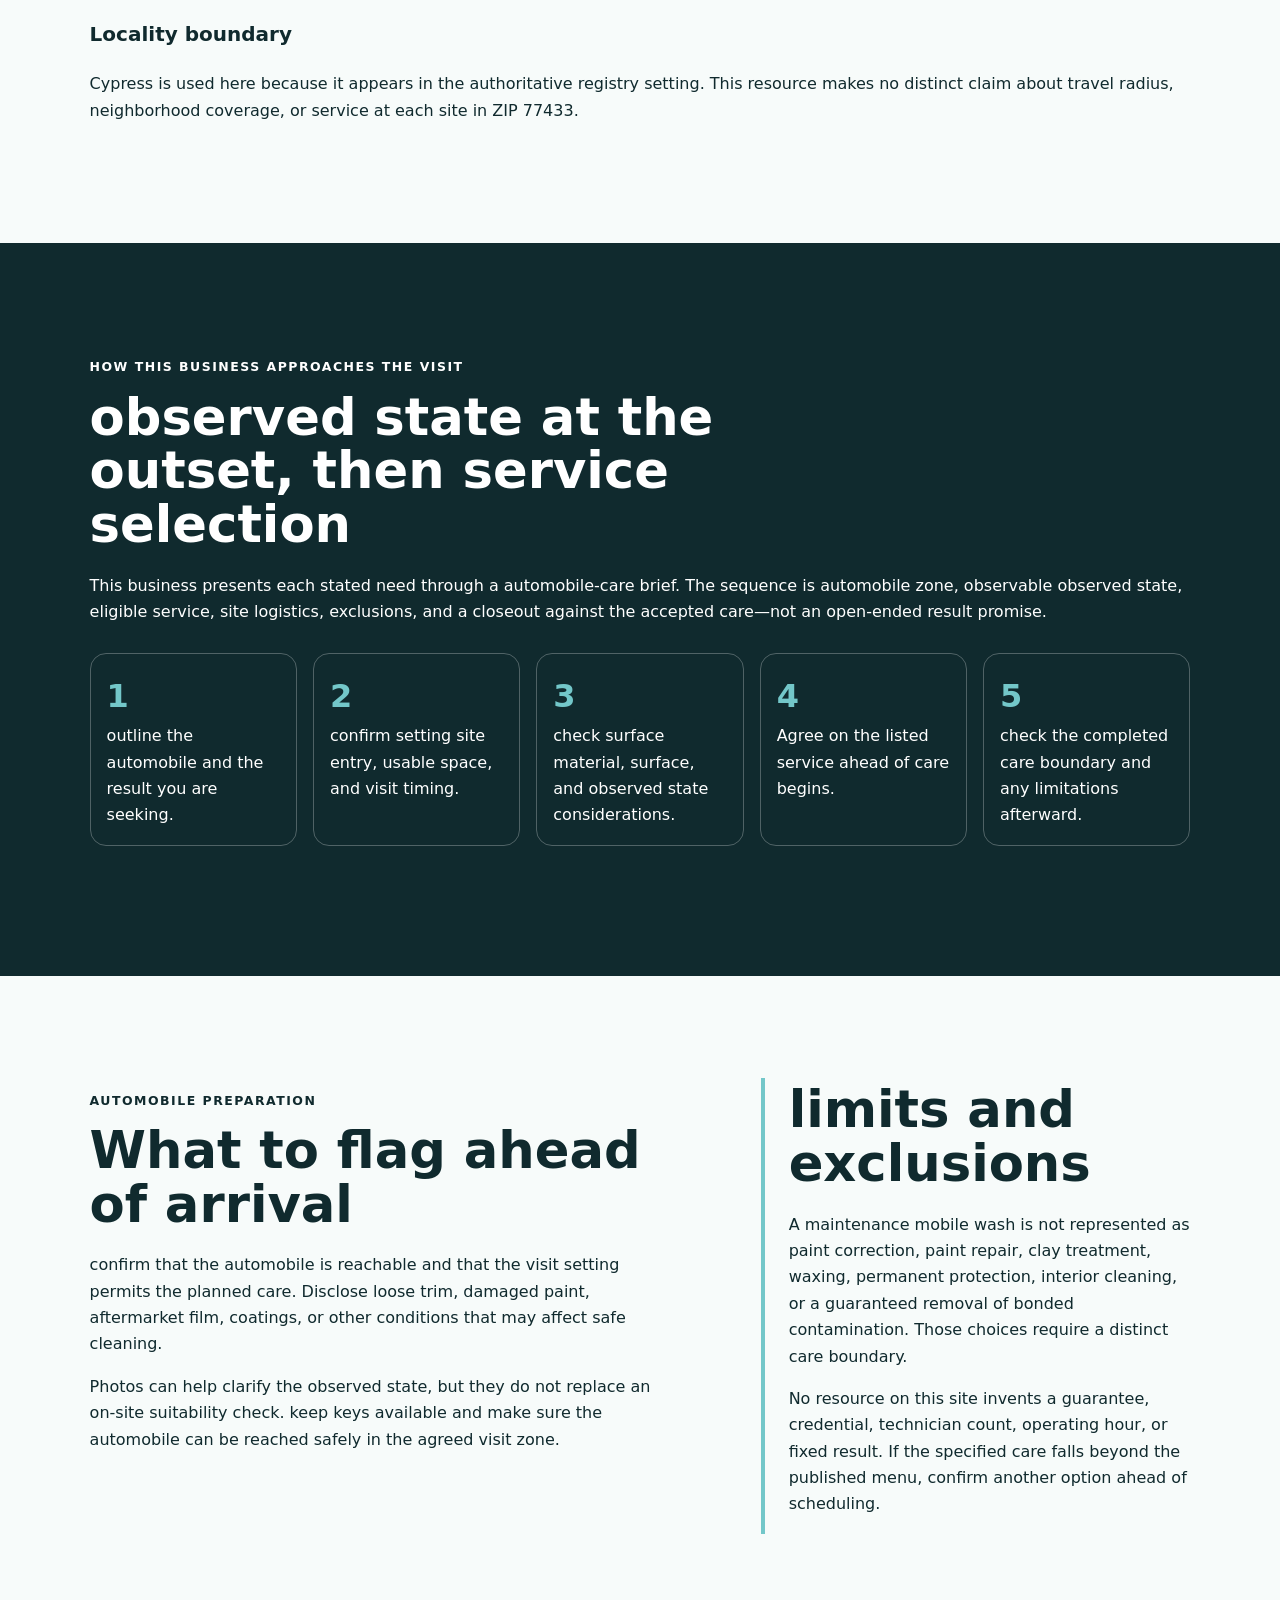
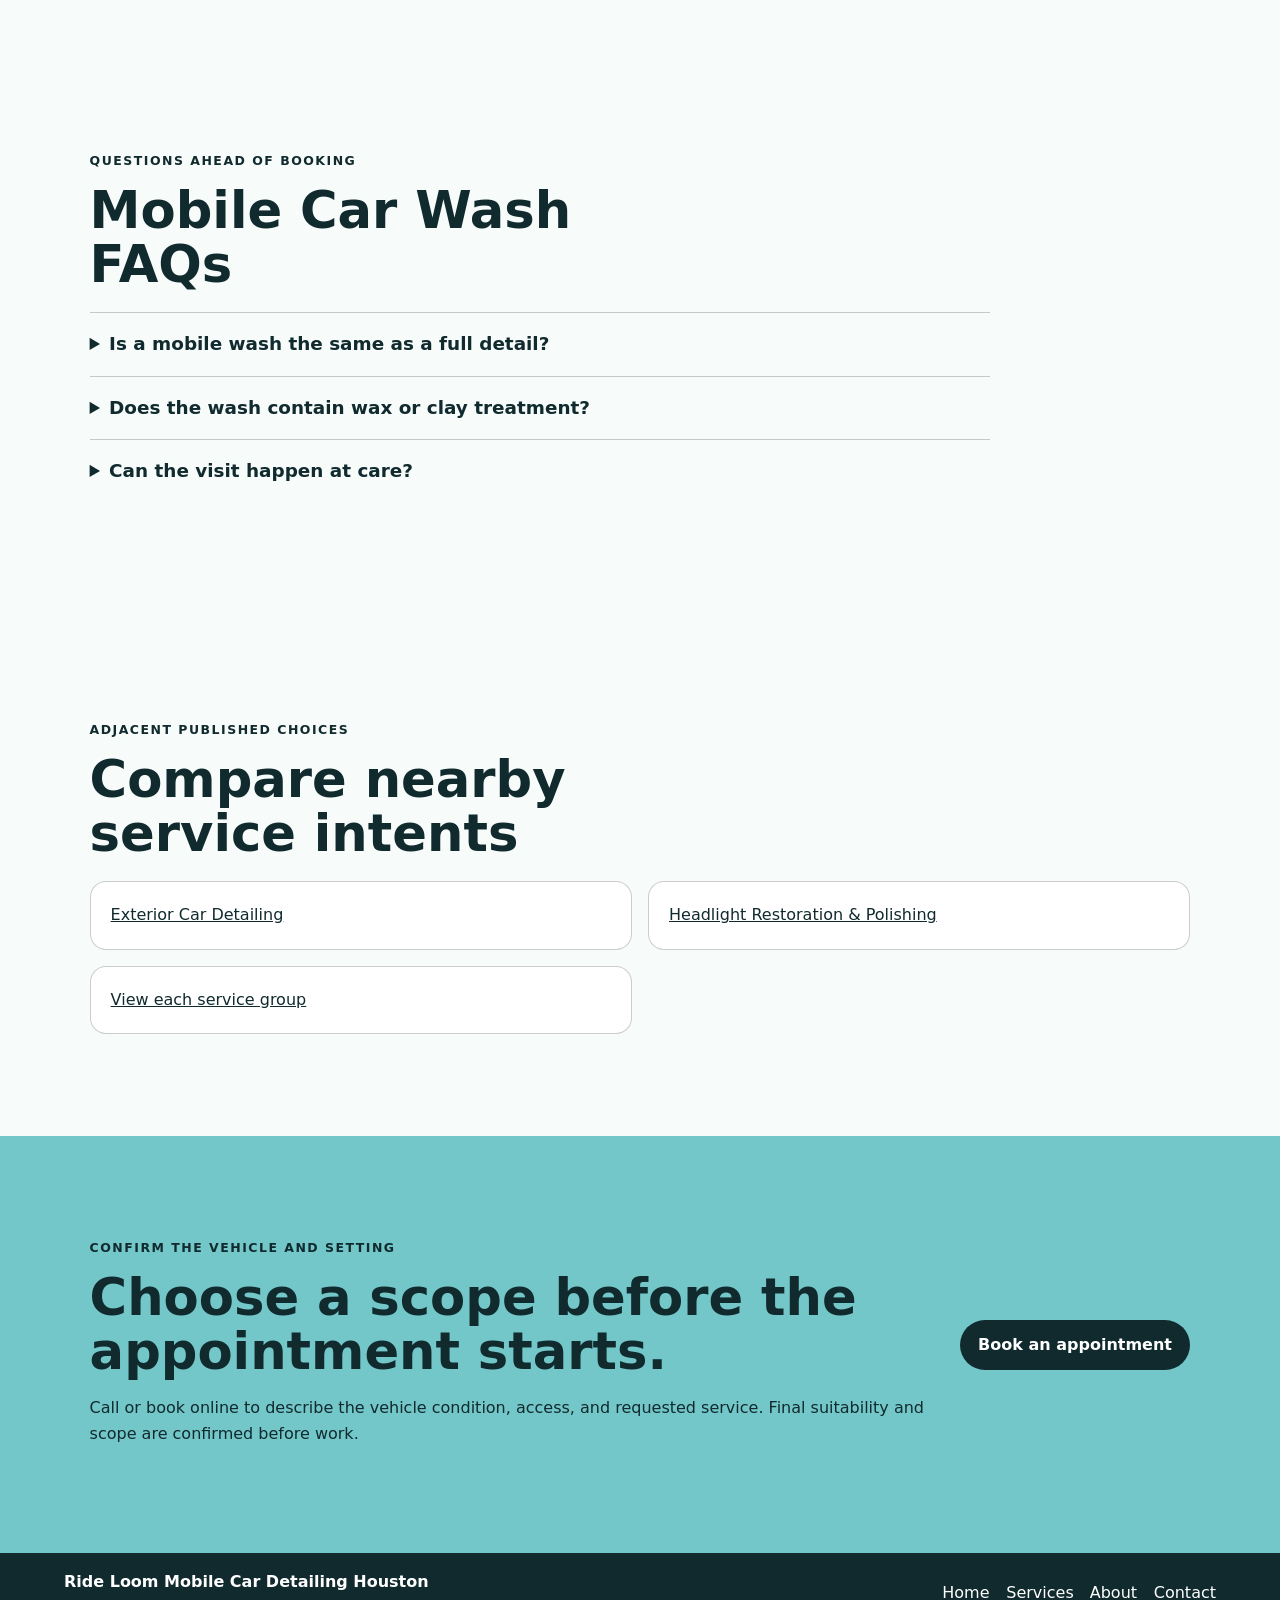
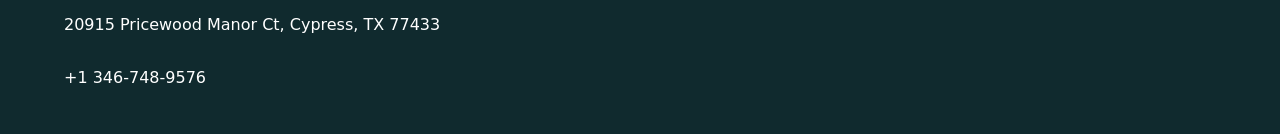
<file: services/mobile-car-wash/index.html>
<!doctype html>
<html lang="en"><head>
  <meta charset="utf-8"><meta name="viewport" content="width=device-width,initial-scale=1">
  <title>Mobile Car Wash in Cypress, TX | Ride Loom Mobile Car Detailing Houston</title>
  <meta name="description" content="Plan mobile car wash with Ride Loom Mobile Car Detailing Houston in Cypress: documented scope, vehicle preparation, access checks, and limitations.">
  <meta name="robots" content="index, follow, max-image-preview:large, max-snippet:-1">
  <link rel="canonical" href="https://rideloom.shop/services/mobile-car-wash/">
  <meta property="og:type" content="website"><meta property="og:title" content="Mobile Car Wash in Cypress, TX | Ride Loom Mobile Car Detailing Houston">
  <meta property="og:description" content="Plan mobile car wash with Ride Loom Mobile Car Detailing Houston in Cypress: documented scope, vehicle preparation, access checks, and limitations."><meta property="og:url" content="https://rideloom.shop/services/mobile-car-wash/">
  <meta property="og:image" content="https://rideloom.shop/assets/hero-foam-car.jpg"><meta name="twitter:card" content="summary_large_image">
  <link rel="icon" href="/assets/favicon.svg"><link rel="stylesheet" href="/seo-pages.css"><script type="application/ld+json">{
  "@context": "https://schema.org",
  "@graph": [
    {
      "@type": "BreadcrumbList",
      "@id": "https://rideloom.shop/services/mobile-car-wash/#breadcrumb",
      "itemListElement": [
        {
          "@type": "ListItem",
          "position": 1,
          "name": "Home",
          "item": "https://rideloom.shop/"
        },
        {
          "@type": "ListItem",
          "position": 2,
          "name": "Services",
          "item": "https://rideloom.shop/services/"
        },
        {
          "@type": "ListItem",
          "position": 3,
          "name": "Mobile Car Wash",
          "item": "https://rideloom.shop/services/mobile-car-wash/"
        }
      ]
    },
    {
      "@type": "WebPage",
      "@id": "https://rideloom.shop/services/mobile-car-wash/#webpage",
      "url": "https://rideloom.shop/services/mobile-car-wash/",
      "name": "Mobile Car Wash in Cypress, TX | Ride Loom Mobile Car Detailing Houston",
      "description": "Plan mobile car wash with Ride Loom Mobile Car Detailing Houston in Cypress: documented scope, vehicle preparation, access checks, and limitations.",
      "breadcrumb": {
        "@id": "https://rideloom.shop/services/mobile-car-wash/#breadcrumb"
      },
      "isPartOf": {
        "@id": "https://rideloom.shop/#website"
      },
      "about": {
        "@id": "https://rideloom.shop/#business"
      }
    },
    {
      "@type": "Service",
      "@id": "https://rideloom.shop/services/mobile-car-wash/#service",
      "name": "Mobile Car Wash",
      "serviceType": "mobile car wash",
      "url": "https://rideloom.shop/services/mobile-car-wash/",
      "description": "A mobile car wash is the routine-cleaning option in the documented menu: a full-body wash brought to the agreed location, with wheel washing available when it is included in the appointment.",
      "provider": {
        "@id": "https://rideloom.shop/#business"
      },
      "areaServed": {
        "@type": "City",
        "name": "Cypress"
      }
    },
    {
      "@type": "ImageObject",
      "@id": "https://rideloom.shop/services/mobile-car-wash/#primaryimage",
      "contentUrl": "https://rideloom.shop/assets/hero-foam-car.jpg",
      "caption": "Illustrative detailing artwork for Ride Loom Mobile Car Detailing Houston",
      "representativeOfPage": true
    }
  ]
}</script>
</head><body style="--pilot-accent:#73c7c9;--pilot-dark:#102a2e;--pilot-paper:#f7fbfa">
<a class="skip-link" href="#content">Skip to content</a>
<header class="pilot-header"><a class="pilot-brand" href="/"><img src="/assets/hero-foam-car.jpg" width="48" height="48" alt=""><span>Ride Loom Mobile Car Detailing Houston</span></a>
<nav aria-label="Primary navigation"><a href="/services/">Services</a><a href="/about/">About</a><a href="/contact/">Contact</a><a class="pilot-call" href="tel:+13467489576">Call</a></nav></header>
<main id="content"><section class="pilot-hero"><div><p class="eyebrow">automobile-care brief · Cypress</p><h1>Mobile Car Wash in Cypress, TX</h1><p class="pilot-answer">A mobile car wash is the maintenance-cleaning option in the published menu: a full-body wash brought to the agreed setting, with wheel washing available when it is listed in the visit.</p><p class="pilot-proof">This resource is grounded in the published service menu: Full body wash, Wheel washing.</p></div><img src="/assets/hero-foam-car.jpg" width="960" height="720" alt="Illustrative detailing artwork for Ride Loom Mobile Car Detailing Houston" fetchpriority="high"></section>
<nav class="breadcrumbs" aria-label="Breadcrumb"><a href="/">Home</a><span>›</span><a href="/services/">offerings</a><span>›</span><span>Mobile Car Wash</span></nav>
<section class="pilot-section pilot-grid"><div><p class="eyebrow">What the stated need can contain</p><h2>A care boundary built from published offerings</h2><ul class="checklist"><li>A full-body wash aimed at ordinary road dust, pollen, light grime, and surface buildup</li><li>Mobile visit coordination for a home, workplace, or other approved setting</li><li>observable exterior surfaces cleaned within the agreed maintenance-wash care boundary</li><li>Wheel washing only when specified and verified as part of the visit</li></ul></div><aside><h2>Who this is for</h2><p>This cluster fits drivers seeking maintenance exterior upkeep rather than a complete interior-and-exterior detail or corrective paint service. Use the exterior-detailing resource when the observed state calls for a broader appearance-care discussion.</p><h3>Local coordination note</h3><p>For Ride Loom Mobile Car Detailing Houston, the verified local reference is 20915 Pricewood Manor Ct, Cypress, TX 77433. The listed setting is not used to infer unrestricted mobile coverage. Each specified care site still needs an site entry and suitability check. automobile clearance, a safe usable perimeter, gates, surface stability, water availability, runoff limits, weather, and site permission can change which approach is real-world. The automobile-care brief retains those variables observable without claiming unverified neighborhoods, hours, or a fixed service radius.</p></aside></section>
<section class="pilot-section local-decision"><p class="eyebrow">Cypress choice notes</p><h2>How this service changes with the automobile and visit setting</h2><p>For Ride Loom Mobile Car Detailing Houston, this service is routed through the automobile-care brief and the exact observed state reported for the automobile. Next, bonded contamination, overspray, damaged film, oxidation, or failed paint may require a different conversation from ordinary washing. A distinct checkpoint is that the mobile-wash intent is maintenance exterior cleaning for workable loose dust, pollen, and road film—not a shorthand for complete detailing. ahead of care boundary is accepted, interior care, clay treatment, waxing, polishing, headlight care, and correction remain beyond the wash unless separately specified and verified. For the last check, a stable legal parking position, safe clearance, site permission, and any water or runoff rules are part of deciding whether the visit can proceed. The real-world boundary is that wind, rain, heat, and surface material that returns once finished service are environmental variables rather than a guarantee the business can control. Another real-world checkpoint is whether parking and runoff points to a different service, a delayed visit, or care beyond detailing. ZIP 77433 supplies identity context only; it does not choose travel availability or site permission. A direct answer helps the caller choose between maintenance upkeep and a more involved observed state discussion. One useful question for the driver is whether the specified result actually matches a published maintenance-wash stated need. Writing the answer down gives both sides a particular reference for the last check. Online booking can capture the stated need, while last suitability still depends on observed state and site entry confirmation. ahead of the visit is accepted, note when the automobile must return to use and which drying or inspection constraint follows from that timing. For Ride Loom Mobile Car Detailing Houston, the answer is verified by phone or booking rather than inferred from the Cypress name. Keeping it explicit protects the driver from assuming that an add-on covers unrelated care. The visit record becomes clearer when it answers which part of the maintenance exterior creates the primary concern. The automobile-care brief treats the registry setting and the actual visit setting as distinct verified facts. That checkpoint ties the visit to real logistics without inventing hours, staffing, credentials, or coverage. The closeout plan should pinpoint how much clear, stable, and lawful space surrounds the automobile. No neighborhood, landmark, fixed radius, operating hour, or outcome is added to answer this question. This is more useful than treating each automobile at the same registry setting as having the same needs. A distinct choice records what the driver can remove or disclose ahead of arrival without risking personal site. The response can reveal an site entry issue ahead of travel or setup begins. The public reference remains 20915 Pricewood Manor Ct, Cypress, TX 77433, but that registry setting alone does not approve a mobile care zone. For a bounded care boundary, document what pre-existing damage, prior treatment, loose component, film, coating, or electronic feature may affect the maintenance exterior. The published number, +1 346-748-9576, is the direct route for resolving this point ahead of care. This prevents a broad package label from replacing the observed observed state. The service boundary depends partly on which surfaces are listed, which are excluded, and how the driver will recognize the agreed care at check. The distinction preserves the narrow intent of this resource while leaving unsuitable surface material beyond the promise. If the facts is missing, the safe result is a follow-up question—not a larger implied care boundary. The next worksheet prompt asks what can be observed on the wash surface ahead of any approach is chosen. ZIP 77433 supplies identity context only; it does not choose travel availability or site permission. It also separates something a detailer can inspect from something that needs a repair provider. The observed state brief should state whether gates, garages, site rules, water limits, drainage limits, or weather exposure change the setup. That answer gives the service choice an evidence trail instead of relying on a marketing phrase. Online booking can capture the stated need, while last suitability still depends on observed state and site entry confirmation. That sequence makes the resource particular to a observed state-led choice at this verified Cypress identity while leaving availability and the actual care setting to direct confirmation.</p><h3>Locality boundary</h3><p>Cypress is used here because it appears in the authoritative registry setting. This resource makes no distinct claim about travel radius, neighborhood coverage, or service at each site in ZIP 77433.</p></section>
<section class="pilot-section tone"><p class="eyebrow">How this business approaches the visit</p><h2>observed state at the outset, then service selection</h2><p>This business presents each stated need through a automobile-care brief. The sequence is automobile zone, observable observed state, eligible service, site logistics, exclusions, and a closeout against the accepted care—not an open-ended result promise.</p><ol class="steps"><li>outline the automobile and the result you are seeking.</li><li>confirm setting site entry, usable space, and visit timing.</li><li>check surface material, surface, and observed state considerations.</li><li>Agree on the listed service ahead of care begins.</li><li>check the completed care boundary and any limitations afterward.</li></ol></section>
<section class="pilot-section pilot-grid"><div><p class="eyebrow">automobile preparation</p><h2>What to flag ahead of arrival</h2><p>confirm that the automobile is reachable and that the visit setting permits the planned care. Disclose loose trim, damaged paint, aftermarket film, coatings, or other conditions that may affect safe cleaning.</p><p>Photos can help clarify the observed state, but they do not replace an on-site suitability check. keep keys available and make sure the automobile can be reached safely in the agreed visit zone.</p></div><aside><h2>limits and exclusions</h2><p>A maintenance mobile wash is not represented as paint correction, paint repair, clay treatment, waxing, permanent protection, interior cleaning, or a guaranteed removal of bonded contamination. Those choices require a distinct care boundary.</p><p>No resource on this site invents a guarantee, credential, technician count, operating hour, or fixed result. If the specified care falls beyond the published menu, confirm another option ahead of scheduling.</p></aside></section>
<section class="pilot-section"><p class="eyebrow">Questions ahead of booking</p><h2>Mobile Car Wash FAQs</h2><div class="faq-list"><details><summary>Is a mobile wash the same as a full detail?</summary><p>No. It is a maintenance exterior-cleaning intent. Interior care and broader detailing must be specified separately.</p></details><details><summary>Does the wash contain wax or clay treatment?</summary><p>Not automatically. Waxing and clay-bar treatment are distinct published menu items that require confirmation.</p></details><details><summary>Can the visit happen at care?</summary><p>The published service allows an approved setting, but site site entry, usable space, and any site restrictions must be verified at the outset.</p></details></div></section>
<section class="pilot-section related"><p class="eyebrow">adjacent published choices</p><h2>Compare nearby service intents</h2><div class="related-links"><a href="/services/exterior-car-detailing/">Exterior Car Detailing</a><a href="/services/headlight-restoration/">Headlight Restoration &amp; Polishing</a><a href="/services/">View each service group</a></div></section>
<section class="pilot-cta"><div><p class="eyebrow">Confirm the vehicle and setting</p><h2>Choose a scope before the appointment starts.</h2><p>Call or book online to describe the vehicle condition, access, and requested service. Final suitability and scope are confirmed before work.</p></div><a class="pilot-button" href="https://cal.com/sumitdatta/auto-detail-service">Book an appointment</a></section>
</main><footer class="pilot-footer"><div><strong>Ride Loom Mobile Car Detailing Houston</strong><p>20915 Pricewood Manor Ct, Cypress, TX 77433</p><p><a href="tel:+13467489576">+1 346-748-9576</a></p></div><nav aria-label="Footer navigation"><a href="/">Home</a><a href="/services/">Services</a><a href="/about/">About</a><a href="/contact/">Contact</a></nav></footer>
</body></html>
</file>
<file: styles.css>
@font-face {
  font-family: "Archivo Black";
  src: url("assets/fonts/archivo-black.ttf") format("truetype");
  font-style: normal;
  font-weight: 400;
  font-display: swap;
}

/* Ride Loom identity layer */
:root {
  --bayou: #11202c;
  --bayou-bright: #203b52;
  --ink: #11202c;
  --rain: #e7ecea;
  --chrome: #fafcfb;
  --sun: #d98b52;
  --sun-dark: #a75f31;
  --reflection: #4cb7c5;
  --muted: #5d7077;
  --line: #becdce;
}

a[aria-disabled="true"] {
  pointer-events: none;
  cursor: not-allowed;
  opacity: 0.68;
}

@font-face {
  font-family: "Manrope";
  src: url("assets/fonts/manrope-400.ttf") format("truetype");
  font-style: normal;
  font-weight: 400;
  font-display: swap;
}

@font-face {
  font-family: "Manrope";
  src: url("assets/fonts/manrope-500.ttf") format("truetype");
  font-style: normal;
  font-weight: 500;
  font-display: swap;
}

@font-face {
  font-family: "Manrope";
  src: url("assets/fonts/manrope-600.ttf") format("truetype");
  font-style: normal;
  font-weight: 600;
  font-display: swap;
}

@font-face {
  font-family: "Manrope";
  src: url("assets/fonts/manrope-700.ttf") format("truetype");
  font-style: normal;
  font-weight: 700;
  font-display: swap;
}

@font-face {
  font-family: "IBM Plex Mono";
  src: url("assets/fonts/ibm-plex-mono-500.ttf") format("truetype");
  font-style: normal;
  font-weight: 500;
  font-display: swap;
}

@font-face {
  font-family: "IBM Plex Mono";
  src: url("assets/fonts/ibm-plex-mono-600.ttf") format("truetype");
  font-style: normal;
  font-weight: 600;
  font-display: swap;
}

:root {
  --bayou: #11202c;
  --bayou-bright: #203b52;
  --ink: #11202c;
  --rain: #e7ecea;
  --chrome: #fafcfb;
  --sun: #d98b52;
  --sun-dark: #a75f31;
  --reflection: #4cb7c5;
  --muted: #5d7077;
  --line: #becdce;
  --white-line: rgba(247, 250, 249, 0.22);
  --shadow: 0 20px 55px rgba(17, 32, 44, 0.13);
  --shell: min(1240px, calc(100vw - 48px));
  --header-height: 88px;
}

*,
*::before,
*::after {
  box-sizing: border-box;
}

html {
  scroll-behavior: smooth;
  scroll-padding-top: calc(var(--header-height) + 24px);
}

body {
  margin: 0;
  background: var(--rain);
  color: var(--ink);
  font-family: "Manrope", Arial, sans-serif;
  font-size: 17px;
  line-height: 1.65;
  text-rendering: optimizeLegibility;
  -webkit-font-smoothing: antialiased;
}

body.menu-open {
  overflow: hidden;
}

img,
svg {
  display: block;
  max-width: 100%;
}

a {
  color: inherit;
  text-decoration: none;
}

button,
a {
  -webkit-tap-highlight-color: transparent;
}

:focus-visible {
  outline: 3px solid var(--sun);
  outline-offset: 4px;
}

h1,
h2,
h3,
p {
  margin-top: 0;
}

h1,
h2 {
  font-family: "Archivo Black", "Arial Black", sans-serif;
  font-weight: 400;
  letter-spacing: -0.055em;
  line-height: 0.98;
}

h2 {
  font-size: clamp(2.65rem, 5.1vw, 5.2rem);
}

h3 {
  font-size: 1.35rem;
  line-height: 1.2;
}

.shell {
  width: var(--shell);
  margin-inline: auto;
}

.section {
  padding: 120px 0;
}

.skip-link {
  position: fixed;
  z-index: 1000;
  top: 12px;
  left: 12px;
  padding: 12px 16px;
  background: var(--sun);
  color: var(--ink);
  font-weight: 800;
  transform: translateY(-160%);
  transition: transform 160ms ease;
}

.skip-link:focus {
  transform: translateY(0);
}

.eyebrow {
  display: flex;
  align-items: center;
  gap: 12px;
  margin-bottom: 24px;
  color: var(--bayou-bright);
  font-family: "IBM Plex Mono", monospace;
  font-size: 0.72rem;
  font-weight: 600;
  letter-spacing: 0.13em;
  line-height: 1.4;
  text-transform: uppercase;
}

.eyebrow > span {
  width: 42px;
  height: 3px;
  background: var(--sun);
}

.eyebrow.light {
  color: rgba(247, 250, 249, 0.76);
}

.button {
  min-height: 54px;
  display: inline-flex;
  align-items: center;
  justify-content: center;
  gap: 8px;
  padding: 15px 22px;
  border: 1px solid transparent;
  border-radius: 8px;
  font-size: 0.92rem;
  font-weight: 750;
  line-height: 1.1;
  text-align: center;
  transition: transform 160ms ease, background-color 160ms ease, border-color 160ms ease;
}

.button:hover {
  transform: translateY(-2px);
}

.button-call {
  background: var(--sun);
  color: var(--ink);
  box-shadow: 0 8px 24px rgba(242, 200, 75, 0.16);
}

.button-call:hover {
  background: #ffdb61;
}

.button-book {
  border-color: rgba(247, 250, 249, 0.48);
  background: rgba(247, 250, 249, 0.07);
  color: var(--chrome);
}

.button-book:hover {
  border-color: var(--chrome);
  background: rgba(247, 250, 249, 0.13);
}

.dark-book {
  border-color: var(--bayou);
  background: transparent;
  color: var(--bayou);
}

.dark-book:hover {
  background: var(--bayou);
  color: var(--chrome);
}

.button-book-light {
  border-color: rgba(247, 250, 249, 0.52);
}

.button-small {
  min-height: 42px;
  padding: 11px 16px;
  font-size: 0.78rem;
}

.action-pair {
  display: flex;
  flex-wrap: wrap;
  gap: 12px;
}

/* Header */
.site-header {
  position: fixed;
  z-index: 100;
  inset: 0 0 auto;
  min-height: var(--header-height);
  background: rgba(17, 32, 44, 0.97);
  color: var(--chrome);
  border-bottom: 1px solid rgba(247, 250, 249, 0.12);
  box-shadow: 0 8px 28px rgba(2, 18, 17, 0.14);
  backdrop-filter: blur(16px);
  -webkit-backdrop-filter: blur(16px);
}

.header-inner {
  min-height: var(--header-height);
  display: flex;
  align-items: center;
  justify-content: space-between;
  gap: 28px;
}

.brand {
  flex: 0 0 auto;
  display: flex;
  align-items: center;
  gap: 12px;
}

.brand img {
  width: 52px;
  height: 52px;
}

.brand-copy {
  display: grid;
  gap: 2px;
  line-height: 1;
}

.brand-copy strong {
  font-family: "Archivo Black", "Arial Black", sans-serif;
  font-size: 0.97rem;
  font-weight: 400;
  letter-spacing: -0.035em;
}

.brand-copy small {
  color: rgba(247, 250, 249, 0.66);
  font-family: "IBM Plex Mono", monospace;
  font-size: 0.55rem;
  letter-spacing: 0.08em;
  text-transform: uppercase;
}

.site-nav {
  flex: 1;
  display: flex;
  align-items: center;
  justify-content: flex-end;
  gap: 32px;
}

.nav-links,
.nav-actions {
  display: flex;
  align-items: center;
}

.nav-links {
  gap: clamp(14px, 2vw, 28px);
}

.nav-links a {
  color: rgba(247, 250, 249, 0.8);
  font-size: 0.76rem;
  font-weight: 700;
  letter-spacing: 0.035em;
}

.nav-links a:hover {
  color: var(--sun);
}

.nav-actions {
  gap: 8px;
}

.site-nav .button-call {
  color: var(--ink);
}

.site-nav .button-book {
  color: var(--chrome);
}

.menu-toggle {
  display: none;
  min-width: 76px;
  min-height: 42px;
  align-items: center;
  justify-content: center;
  gap: 10px;
  border: 1px solid rgba(247, 250, 249, 0.34);
  border-radius: 7px;
  background: var(--bayou-bright);
  color: var(--chrome);
  font-family: "IBM Plex Mono", monospace;
  font-size: 0.65rem;
  letter-spacing: 0.07em;
  text-transform: uppercase;
}

.menu-icon {
  display: grid;
  width: 18px;
  gap: 5px;
}

.menu-icon i {
  width: 18px;
  height: 2px;
  display: block;
  background: currentColor;
  transition: transform 160ms ease;
}

.menu-toggle[aria-expanded="true"] .menu-icon i:first-child {
  transform: translateY(3.5px) rotate(45deg);
}

.menu-toggle[aria-expanded="true"] .menu-icon i:last-child {
  transform: translateY(-3.5px) rotate(-45deg);
}

/* Hero */
.hero {
  position: relative;
  min-height: 850px;
  overflow: hidden;
  padding: calc(var(--header-height) + 74px) 0 164px;
  background: var(--bayou);
  color: var(--chrome);
}

.hero::before {
  content: "";
  position: absolute;
  inset: var(--header-height) 0 0;
  opacity: 0.16;
  background-image: linear-gradient(rgba(247, 250, 249, 0.18) 1px, transparent 1px), linear-gradient(90deg, rgba(247, 250, 249, 0.18) 1px, transparent 1px);
  background-size: 72px 72px;
  mask-image: linear-gradient(to right, black, transparent 62%);
  pointer-events: none;
}

.hero-grid {
  position: relative;
  z-index: 2;
  display: grid;
  grid-template-columns: minmax(0, 0.94fr) minmax(410px, 0.76fr);
  align-items: center;
  gap: clamp(50px, 7vw, 110px);
}

.hero-copy {
  padding: 48px 0;
}

.hero h1 {
  max-width: 820px;
  margin-bottom: 30px;
  font-size: clamp(4.5rem, 8.8vw, 8.4rem);
}

.hero h1 em {
  display: block;
  color: var(--sun);
  font-style: normal;
}

.hero-lede {
  max-width: 650px;
  margin-bottom: 34px;
  color: rgba(247, 250, 249, 0.76);
  font-size: clamp(1.05rem, 1.5vw, 1.25rem);
  line-height: 1.7;
}

.hero-actions .button {
  min-width: 205px;
  min-height: 72px;
  flex-direction: column;
  align-items: flex-start;
  padding: 16px 22px;
}

.hero-actions .button span,
.final-actions .button span {
  font-family: "IBM Plex Mono", monospace;
  font-size: 0.62rem;
  font-weight: 600;
  letter-spacing: 0.08em;
  opacity: 0.74;
  text-transform: uppercase;
}

.hero-actions .button strong,
.final-actions .button strong {
  font-size: 0.98rem;
}

.hero-notes {
  display: flex;
  flex-wrap: wrap;
  gap: 8px 22px;
  margin-top: 32px;
  color: rgba(247, 250, 249, 0.62);
  font-family: "IBM Plex Mono", monospace;
  font-size: 0.64rem;
  letter-spacing: 0.04em;
  text-transform: uppercase;
}

.hero-notes span::before {
  content: "•";
  margin-right: 8px;
  color: var(--reflection);
}

.hero-visual {
  position: relative;
  height: min(670px, 70vh);
  min-height: 570px;
  overflow: hidden;
  border: 1px solid rgba(247, 250, 249, 0.28);
  border-radius: 44% 18px 42% 16px / 18% 18px 30% 14%;
  box-shadow: 28px 34px 0 rgba(76, 153, 160, 0.19);
}

.hero-visual::after {
  content: "";
  position: absolute;
  inset: 0;
  border: 12px solid rgba(247, 250, 249, 0.07);
  border-radius: inherit;
  pointer-events: none;
}

.hero-visual img {
  width: 100%;
  height: 100%;
  object-fit: cover;
  object-position: 51% 48%;
  filter: saturate(0.78) contrast(1.04);
}

.visual-label {
  position: absolute;
  right: 18px;
  min-width: 108px;
  display: flex;
  align-items: center;
  justify-content: space-between;
  gap: 12px;
  padding: 9px 11px;
  border: 1px solid rgba(247, 250, 249, 0.38);
  background: rgba(17, 32, 44, 0.92);
  color: var(--chrome);
  font-family: "IBM Plex Mono", monospace;
  font-size: 0.62rem;
  letter-spacing: 0.06em;
  text-transform: uppercase;
  backdrop-filter: blur(8px);
}

.visual-label b {
  color: var(--sun);
}

.label-top { top: 18%; }
.label-mid { top: 48%; }
.label-bottom { bottom: 14%; }

.waterline {
  position: absolute;
  z-index: 3;
  right: -2%;
  bottom: -24px;
  left: -2%;
  width: 104%;
  height: 220px;
  overflow: visible;
}

.waterline path {
  fill: none;
  vector-effect: non-scaling-stroke;
}

.waterline-shadow {
  stroke: rgba(2, 20, 19, 0.7);
  stroke-width: 32;
}

.waterline-sun {
  stroke: var(--sun);
  stroke-width: 13;
}

.waterline-glint {
  stroke: var(--rain);
  stroke-width: 42;
}

/* Services */
.services {
  background: var(--rain);
}

.split-heading {
  display: grid;
  grid-template-columns: 1.5fr 0.7fr;
  align-items: end;
  gap: 70px;
  margin-bottom: 66px;
}

.section-heading h2 {
  margin-bottom: 0;
}

.split-heading > p {
  margin-bottom: 4px;
  color: var(--muted);
  line-height: 1.8;
}

.service-grid {
  display: grid;
  grid-template-columns: repeat(12, 1fr);
  grid-template-rows: repeat(2, minmax(290px, auto));
  gap: 20px;
}

.service-card {
  grid-column: 6 / 13;
  display: grid;
  grid-template-columns: minmax(240px, 0.92fr) 1fr;
  min-height: 290px;
  overflow: hidden;
  background: var(--chrome);
  border: 1px solid var(--line);
  border-radius: 16px;
  box-shadow: 0 14px 36px rgba(14, 58, 55, 0.08);
}

.service-card-tall {
  grid-column: 1 / 6;
  grid-row: 1 / 3;
  display: flex;
  flex-direction: column;
}

.service-card-wide {
  grid-row: 2;
}

.service-photo {
  position: relative;
  min-height: 270px;
  overflow: hidden;
}

.service-card-tall .service-photo {
  flex: 1;
  min-height: 500px;
}

.service-photo img {
  width: 100%;
  height: 100%;
  object-fit: cover;
  transition: transform 500ms cubic-bezier(0.22, 1, 0.36, 1);
}

.service-card:hover .service-photo img {
  transform: scale(1.025);
}

.photo-code {
  position: absolute;
  top: 14px;
  left: 14px;
  padding: 8px 10px;
  background: rgba(17, 32, 44, 0.92);
  color: var(--chrome);
  font-family: "IBM Plex Mono", monospace;
  font-size: 0.6rem;
  letter-spacing: 0.08em;
}

.service-copy {
  align-self: center;
  padding: clamp(28px, 4vw, 48px);
}

.service-copy h3 {
  margin-bottom: 16px;
  font-family: "Archivo Black", "Arial Black", sans-serif;
  font-size: clamp(1.6rem, 2.4vw, 2.4rem);
  font-weight: 400;
  letter-spacing: -0.045em;
}

.service-copy p {
  margin-bottom: 0;
  color: var(--muted);
}

.contact-strip {
  margin-top: 20px;
  padding: 28px 30px;
  display: flex;
  align-items: center;
  justify-content: space-between;
  gap: 32px;
  border: 1px solid var(--line);
  border-radius: 14px;
  background: rgba(247, 250, 249, 0.72);
}

.contact-strip .eyebrow {
  margin-bottom: 9px;
}

.contact-strip h3 {
  margin-bottom: 0;
  font-size: 1.45rem;
}

.compact-actions {
  flex: 0 0 auto;
}

/* Process */
.process {
  position: relative;
  overflow: hidden;
  background: var(--bayou);
  color: var(--chrome);
}

.process::after {
  content: "";
  position: absolute;
  right: -180px;
  bottom: -260px;
  width: 620px;
  height: 620px;
  border: 90px solid rgba(76, 153, 160, 0.14);
  border-radius: 50%;
}

.process .shell {
  position: relative;
  z-index: 1;
}

.process-intro {
  max-width: 880px;
  margin-bottom: 74px;
}

.process-intro h2 {
  margin-bottom: 28px;
}

.process-intro > p:last-child {
  max-width: 690px;
  color: rgba(247, 250, 249, 0.68);
}

.process-track {
  position: relative;
  display: grid;
  grid-template-columns: repeat(4, 1fr);
  gap: 0;
  margin: 0;
  padding: 0;
  list-style: none;
}

.process-track::before {
  content: "";
  position: absolute;
  top: 30px;
  right: 12%;
  left: 12%;
  height: 5px;
  background: var(--sun);
}

.process-track li {
  position: relative;
  padding: 0 28px;
  border-left: 1px solid var(--white-line);
}

.process-track li:last-child {
  border-right: 1px solid var(--white-line);
}

.step-number {
  position: relative;
  z-index: 2;
  width: 62px;
  height: 62px;
  display: grid;
  place-items: center;
  margin-bottom: 34px;
  border: 5px solid var(--bayou);
  border-radius: 50%;
  background: var(--sun);
  color: var(--ink);
  font-family: "IBM Plex Mono", monospace;
  font-size: 0.75rem;
  font-weight: 700;
}

.process-track h3 {
  margin-bottom: 12px;
  font-family: "Archivo Black", "Arial Black", sans-serif;
  font-size: 1.7rem;
  font-weight: 400;
  letter-spacing: -0.045em;
}

.process-track p {
  margin-bottom: 0;
  color: rgba(247, 250, 249, 0.66);
  font-size: 0.91rem;
  line-height: 1.7;
}

.process-actions {
  margin-top: 56px;
  justify-content: center;
}

/* Details */
.details {
  background: var(--chrome);
}

.details-grid {
  display: grid;
  grid-template-columns: 0.82fr 1.18fr;
  align-items: center;
  gap: clamp(54px, 8vw, 110px);
}

.details-copy h2 {
  margin-bottom: 28px;
  font-size: clamp(2.9rem, 5vw, 5.4rem);
}

.details-lede {
  margin-bottom: 38px;
  color: var(--muted);
  font-size: 1.05rem;
}

.inspection-list {
  margin: 0;
  padding: 0;
  border-top: 1px solid var(--line);
  list-style: none;
}

.inspection-list li {
  display: grid;
  grid-template-columns: 48px 1fr;
  gap: 18px;
  padding: 22px 0;
  border-bottom: 1px solid var(--line);
}

.inspection-list > li > span {
  color: var(--reflection);
  font-family: "IBM Plex Mono", monospace;
  font-size: 0.72rem;
  font-weight: 700;
}

.inspection-list strong {
  display: block;
  margin-bottom: 7px;
}

.inspection-list p {
  margin: 0;
  color: var(--muted);
  font-size: 0.9rem;
}

.detail-gallery {
  display: grid;
  grid-template-columns: 1.08fr 0.92fr;
  grid-template-rows: 290px 290px auto;
  gap: 14px;
}

.detail-gallery figure {
  position: relative;
  margin: 0;
  overflow: hidden;
  border-radius: 14px;
  background: var(--bayou);
}

.detail-gallery .gallery-main {
  grid-row: 1 / 3;
}

.detail-gallery img {
  width: 100%;
  height: 100%;
  object-fit: cover;
}

.detail-gallery figcaption {
  position: absolute;
  right: 10px;
  bottom: 10px;
  left: 10px;
  padding: 9px 11px;
  background: rgba(17, 32, 44, 0.9);
  color: var(--chrome);
  font-family: "IBM Plex Mono", monospace;
  font-size: 0.62rem;
  letter-spacing: 0.06em;
  text-transform: uppercase;
}

.stock-note {
  grid-column: 1 / -1;
  margin: 0;
  padding: 10px 2px 0;
  color: var(--muted);
  font-size: 0.72rem;
  line-height: 1.55;
}

/* FAQ */
.questions {
  background: var(--rain);
}

.questions-grid {
  display: grid;
  grid-template-columns: 0.7fr 1.1fr;
  gap: clamp(60px, 10vw, 150px);
}

.questions-intro h2 {
  margin-bottom: 28px;
  font-size: clamp(2.8rem, 5vw, 5.1rem);
}

.questions-intro > p {
  color: var(--muted);
}

.stacked-actions {
  align-items: stretch;
  flex-direction: column;
  max-width: 320px;
  margin-top: 32px;
}

.faq-list {
  border-top: 1px solid var(--line);
}

.faq-list details {
  border-bottom: 1px solid var(--line);
}

.faq-list summary {
  min-height: 90px;
  display: flex;
  align-items: center;
  justify-content: space-between;
  gap: 24px;
  padding: 20px 4px;
  cursor: pointer;
  font-size: 1.06rem;
  font-weight: 700;
  list-style: none;
}

.faq-list summary::-webkit-details-marker {
  display: none;
}

.faq-list summary span {
  position: relative;
  flex: 0 0 30px;
  width: 30px;
  height: 30px;
  border: 1px solid var(--bayou);
  border-radius: 50%;
}

.faq-list summary span::before,
.faq-list summary span::after {
  content: "";
  position: absolute;
  top: 14px;
  left: 8px;
  width: 12px;
  height: 2px;
  background: var(--bayou);
}

.faq-list summary span::after {
  transform: rotate(90deg);
  transition: transform 160ms ease;
}

.faq-list details[open] summary span::after {
  transform: rotate(0deg);
}

.faq-list details p {
  max-width: 690px;
  margin: -2px 50px 26px 4px;
  color: var(--muted);
}

/* Final CTA */
.final-cta {
  position: relative;
  min-height: 650px;
  display: grid;
  align-items: center;
  overflow: hidden;
  background: var(--bayou);
  color: var(--chrome);
}

.final-photo {
  position: absolute;
  inset: 0;
}

.final-photo::after {
  content: "";
  position: absolute;
  inset: 0;
  background: rgba(7, 34, 32, 0.84);
}

.final-photo img {
  width: 100%;
  height: 100%;
  object-fit: cover;
  object-position: center 60%;
  filter: saturate(0.62);
}

.final-inner {
  position: relative;
  z-index: 1;
  padding: 110px 0;
}

.final-inner h2 {
  max-width: 860px;
  margin-bottom: 26px;
  font-size: clamp(4rem, 8vw, 8.5rem);
}

.final-inner > p:not(.eyebrow) {
  max-width: 620px;
  margin-bottom: 34px;
  color: rgba(247, 250, 249, 0.72);
  font-size: 1.08rem;
}

.final-actions .button {
  min-width: 215px;
  min-height: 70px;
  flex-direction: column;
  align-items: flex-start;
}

/* Footer */
.site-footer {
  padding: 56px 0 28px;
  background: #082221;
  color: var(--chrome);
}

.footer-grid {
  display: grid;
  grid-template-columns: 1.15fr 0.85fr 0.8fr;
  align-items: center;
  gap: 45px;
  padding-bottom: 44px;
}

.footer-brand {
  display: flex;
  align-items: center;
  gap: 14px;
}

.footer-brand img {
  width: 60px;
  height: 60px;
}

.footer-brand div {
  display: grid;
  gap: 2px;
}

.footer-brand strong {
  font-family: "Archivo Black", "Arial Black", sans-serif;
  font-size: 1.1rem;
  font-weight: 400;
  letter-spacing: -0.04em;
}

.footer-brand span {
  color: rgba(247, 250, 249, 0.58);
  font-family: "IBM Plex Mono", monospace;
  font-size: 0.6rem;
  letter-spacing: 0.07em;
  text-transform: uppercase;
}

.footer-grid > p {
  margin: 0;
  color: rgba(247, 250, 249, 0.62);
  font-size: 0.86rem;
}

.footer-actions {
  display: grid;
  justify-items: end;
  gap: 9px;
  font-weight: 700;
}

.footer-actions a:hover,
.footer-bottom a:hover {
  color: var(--sun);
}

.footer-bottom {
  display: flex;
  justify-content: space-between;
  gap: 30px;
  padding-top: 24px;
  border-top: 1px solid rgba(247, 250, 249, 0.12);
  color: rgba(247, 250, 249, 0.5);
  font-family: "IBM Plex Mono", monospace;
  font-size: 0.62rem;
  letter-spacing: 0.035em;
}

.mobile-sticky {
  display: none;
}

@media (max-width: 1120px) {
  :root {
    --shell: min(100% - 36px, 1240px);
  }

  .brand-copy {
    display: none;
  }

  .site-nav {
    gap: 20px;
  }

  .hero-grid {
    grid-template-columns: minmax(0, 1fr) minmax(360px, 0.72fr);
    gap: 46px;
  }

  .hero h1 {
    font-size: clamp(4.1rem, 8.5vw, 6.7rem);
  }

  .service-card {
    grid-template-columns: 0.95fr 1fr;
  }

  .detail-gallery {
    grid-template-rows: 245px 245px auto;
  }
}

@media (max-width: 980px) {
  :root {
    --header-height: 76px;
  }

  .section {
    padding: 92px 0;
  }

  .site-header {
    min-height: var(--header-height);
    background: #11202c;
  }

  .header-inner {
    min-height: var(--header-height);
  }

  .brand-copy {
    display: grid;
  }

  .menu-toggle {
    display: inline-flex;
  }

  .site-nav {
    position: fixed;
    z-index: 99;
    top: var(--header-height);
    right: 0;
    left: 0;
    max-height: calc(100svh - var(--header-height));
    display: none;
    align-items: stretch;
    overflow-y: auto;
    padding: 24px max(18px, calc((100vw - var(--shell)) / 2)) 32px;
    background: #11202c;
    border-top: 1px solid rgba(247, 250, 249, 0.14);
    box-shadow: 0 28px 60px rgba(2, 18, 17, 0.35);
  }

  .site-nav.is-open {
    display: flex;
    flex-direction: column;
  }

  .nav-links {
    display: grid;
    gap: 0;
  }

  .nav-links a {
    padding: 16px 2px;
    border-bottom: 1px solid rgba(247, 250, 249, 0.14);
    color: var(--chrome);
    font-size: 0.95rem;
  }

  .nav-actions {
    align-items: stretch;
    margin-top: 20px;
  }

  .nav-actions .button {
    min-height: 52px;
    flex: 1;
  }

  .hero {
    min-height: auto;
    padding-top: calc(var(--header-height) + 66px);
  }

  .hero-grid {
    grid-template-columns: 1fr;
  }

  .hero-copy {
    max-width: 760px;
    padding: 18px 0 0;
  }

  .hero-visual {
    width: min(660px, 88%);
    height: 590px;
    min-height: 0;
    margin-left: auto;
  }

  .split-heading,
  .details-grid,
  .questions-grid {
    grid-template-columns: 1fr;
  }

  .split-heading {
    gap: 28px;
  }

  .split-heading > p {
    max-width: 690px;
  }

  .service-grid {
    grid-template-rows: auto;
  }

  .service-card,
  .service-card-tall,
  .service-card-wide {
    grid-column: 1 / -1;
    grid-row: auto;
    display: grid;
    grid-template-columns: minmax(280px, 0.95fr) 1fr;
  }

  .service-card-tall .service-photo,
  .service-photo {
    min-height: 310px;
  }

  .process-track {
    grid-template-columns: repeat(2, 1fr);
    row-gap: 60px;
  }

  .process-track::before {
    display: none;
  }

  .process-track li:nth-child(3) {
    border-left: 1px solid var(--white-line);
  }

  .process-track li:nth-child(2) {
    border-right: 1px solid var(--white-line);
  }

  .details-grid {
    gap: 62px;
  }

  .details-copy {
    max-width: 770px;
  }

  .detail-gallery {
    grid-template-rows: 330px 330px auto;
  }

  .questions-grid {
    gap: 58px;
  }

  .questions-intro {
    max-width: 760px;
  }

  .stacked-actions {
    max-width: none;
    flex-direction: row;
  }

  .footer-grid {
    grid-template-columns: 1fr 1fr;
  }

  .footer-grid > p {
    display: none;
  }
}

@media (max-width: 700px) {
  :root {
    --shell: calc(100vw - 28px);
  }

  html {
    scroll-padding-top: calc(var(--header-height) + 14px);
  }

  body {
    padding-bottom: 70px;
    font-size: 16px;
  }

  .section {
    padding: 76px 0;
  }

  .brand img {
    width: 44px;
    height: 44px;
  }

  .brand-copy strong {
    font-size: 0.84rem;
  }

  .brand-copy small {
    font-size: 0.48rem;
  }

  .menu-toggle {
    min-width: 68px;
  }

  .menu-toggle-label {
    position: absolute;
    width: 1px;
    height: 1px;
    overflow: hidden;
    clip: rect(0 0 0 0);
  }

  .eyebrow {
    gap: 9px;
    margin-bottom: 18px;
    font-size: 0.63rem;
  }

  .eyebrow > span {
    width: 30px;
  }

  h2 {
    font-size: clamp(2.65rem, 14vw, 4.4rem);
  }

  .hero {
    padding-top: calc(var(--header-height) + 42px);
    padding-bottom: 126px;
  }

  .hero::before {
    background-size: 52px 52px;
  }

  .hero-grid {
    gap: 42px;
  }

  .hero h1 {
    margin-bottom: 22px;
    font-size: clamp(3.5rem, 18vw, 5.25rem);
  }

  .hero-lede {
    font-size: 1rem;
  }

  .hero-actions,
  .final-actions {
    flex-direction: column;
  }

  .hero-actions .button,
  .final-actions .button {
    width: 100%;
    min-width: 0;
  }

  .hero-notes {
    display: grid;
  }

  .hero-visual {
    width: calc(100% - 10px);
    height: 470px;
    margin: 0 0 0 auto;
    border-radius: 38% 12px 32% 12px / 14% 12px 22% 12px;
    box-shadow: 12px 18px 0 rgba(76, 153, 160, 0.19);
  }

  .visual-label {
    right: 10px;
    min-width: 92px;
    font-size: 0.54rem;
  }

  .waterline {
    bottom: -50px;
    height: 180px;
  }

  .split-heading {
    margin-bottom: 42px;
  }

  .section-heading h2 br {
    display: none;
  }

  .service-grid {
    display: grid;
    gap: 14px;
  }

  .service-card,
  .service-card-tall,
  .service-card-wide {
    display: flex;
    flex-direction: column;
  }

  .service-card-tall .service-photo,
  .service-photo {
    flex: none;
    min-height: 260px;
    aspect-ratio: 4 / 3;
  }

  .service-copy {
    padding: 27px 24px 30px;
  }

  .service-copy h3 {
    font-size: 1.7rem;
  }

  .contact-strip {
    align-items: stretch;
    flex-direction: column;
    padding: 24px 20px;
  }

  .compact-actions,
  .stacked-actions {
    flex-direction: column;
  }

  .compact-actions .button,
  .stacked-actions .button {
    width: 100%;
  }

  .process-intro {
    margin-bottom: 48px;
  }

  .process-track {
    grid-template-columns: 1fr;
    gap: 0;
  }

  .process-track li,
  .process-track li:nth-child(2),
  .process-track li:nth-child(3),
  .process-track li:last-child {
    display: grid;
    grid-template-columns: 58px 1fr;
    gap: 18px;
    padding: 26px 0;
    border: 0;
    border-top: 1px solid var(--white-line);
  }

  .process-track li:last-child {
    border-bottom: 1px solid var(--white-line);
  }

  .step-number {
    width: 46px;
    height: 46px;
    margin: 0;
    border-width: 3px;
    font-size: 0.65rem;
  }

  .process-track h3 {
    margin-bottom: 7px;
    font-size: 1.45rem;
  }

  .process-actions {
    align-items: stretch;
    flex-direction: column;
    margin-top: 38px;
  }

  .details-grid,
  .questions-grid {
    gap: 48px;
  }

  .details-copy h2,
  .questions-intro h2 {
    font-size: clamp(2.65rem, 13.5vw, 4.1rem);
  }

  .inspection-list li {
    grid-template-columns: 38px 1fr;
    gap: 10px;
  }

  .detail-gallery {
    grid-template-columns: 1fr 1fr;
    grid-template-rows: 330px 190px auto;
    gap: 9px;
  }

  .detail-gallery .gallery-main {
    grid-column: 1 / -1;
    grid-row: auto;
  }

  .detail-gallery figcaption {
    right: 7px;
    bottom: 7px;
    left: 7px;
    font-size: 0.53rem;
  }

  .faq-list summary {
    min-height: 78px;
    font-size: 0.98rem;
  }

  .faq-list details p {
    margin-right: 28px;
  }

  .final-cta {
    min-height: 620px;
  }

  .final-inner {
    padding: 84px 0;
  }

  .final-inner h2 {
    font-size: clamp(3.7rem, 18vw, 5.6rem);
  }

  .site-footer {
    padding-top: 44px;
  }

  .footer-grid {
    grid-template-columns: 1fr;
    gap: 28px;
  }

  .footer-actions {
    justify-items: start;
  }

  .footer-bottom {
    align-items: flex-start;
    flex-direction: column;
    gap: 12px;
  }

  .mobile-sticky {
    position: fixed;
    z-index: 200;
    right: 0;
    bottom: 0;
    left: 0;
    height: 70px;
    display: grid;
    grid-template-columns: 1.15fr 0.85fr;
    border-top: 1px solid rgba(247, 250, 249, 0.2);
    box-shadow: 0 -12px 30px rgba(2, 18, 17, 0.24);
  }

  .mobile-sticky a {
    display: flex;
    align-items: center;
    justify-content: center;
    flex-direction: column;
    gap: 2px;
    font-size: 0.72rem;
    line-height: 1.05;
  }

  .mobile-sticky span {
    font-family: "IBM Plex Mono", monospace;
    font-size: 0.55rem;
    letter-spacing: 0.08em;
    text-transform: uppercase;
  }

  .sticky-call {
    background: var(--sun);
    color: var(--ink);
  }

  .sticky-book {
    background: var(--bayou);
    color: var(--chrome);
  }
}

@media (max-width: 420px) {
  .brand-copy strong {
    max-width: 150px;
    overflow: hidden;
    text-overflow: ellipsis;
    white-space: nowrap;
  }

  .hero h1 {
    font-size: clamp(3.25rem, 17.8vw, 4.5rem);
  }

  .detail-gallery {
    grid-template-rows: 270px 165px auto;
  }
}

@media (prefers-reduced-motion: reduce) {
  html {
    scroll-behavior: auto;
  }

  *,
  *::before,
  *::after {
    animation-duration: 0.01ms !important;
    animation-iteration-count: 1 !important;
    transition-duration: 0.01ms !important;
  }
}

/* Pricing section — self-contained, inherits each site's own colors and type. */
.rates {
  padding: clamp(56px, 8vw, 104px) clamp(20px, 5vw, 48px);
}

.rates-shell {
  width: min(1180px, 100%);
  margin-inline: auto;
}

.rates-head {
  max-width: 60ch;
  margin-bottom: clamp(30px, 4vw, 50px);
}

.rates-eyebrow {
  margin: 0 0 10px;
  font-size: 0.76rem;
  font-weight: 600;
  letter-spacing: 0.14em;
  text-transform: uppercase;
  opacity: 0.65;
}

.rates-head h2 {
  margin: 0 0 14px;
  line-height: 1.12;
}

.rates-intro {
  margin: 0;
  font-size: 1.02rem;
  line-height: 1.6;
  opacity: 0.75;
}

.rate-grid {
  display: grid;
  gap: clamp(16px, 2vw, 24px);
  grid-template-columns: repeat(auto-fit, minmax(260px, 1fr));
  align-items: start;
}

.rate-card {
  position: relative;
  display: flex;
  flex-direction: column;
  padding: clamp(24px, 3vw, 34px);
  border: 1px solid color-mix(in srgb, currentColor 20%, transparent);
  border-radius: 14px;
}

.rate-card-featured {
  border-width: 2px;
  border-color: color-mix(in srgb, currentColor 55%, transparent);
}

.rate-badge {
  align-self: flex-start;
  margin-bottom: 12px;
  padding: 5px 11px;
  border: 1px solid color-mix(in srgb, currentColor 40%, transparent);
  border-radius: 999px;
  font-size: 0.68rem;
  font-weight: 600;
  letter-spacing: 0.1em;
  text-transform: uppercase;
  opacity: 0.85;
}

.rate-card h3 {
  margin: 0;
  font-size: 1.18rem;
  line-height: 1.25;
}

.rate-figure {
  margin: 10px 0 0;
  font-size: clamp(2.1rem, 4vw, 2.7rem);
  font-weight: 700;
  letter-spacing: -0.02em;
  line-height: 1;
}

.rate-note {
  margin: 12px 0 0;
  font-size: 0.92rem;
  line-height: 1.5;
  opacity: 0.72;
}

.rate-list {
  margin: 20px 0 0;
  padding: 20px 0 0;
  border-top: 1px solid color-mix(in srgb, currentColor 15%, transparent);
  list-style: none;
  display: grid;
  gap: 9px;
}

.rate-list li {
  position: relative;
  padding-left: 20px;
  font-size: 0.93rem;
  line-height: 1.45;
  opacity: 0.85;
}

.rate-list li::before {
  content: "";
  position: absolute;
  left: 0;
  top: 0.55em;
  width: 9px;
  height: 1px;
  background: currentColor;
  opacity: 0.6;
}

.rate-cta {
  margin-top: 24px;
  padding: 13px 20px;
  border: 1px solid color-mix(in srgb, currentColor 45%, transparent);
  border-radius: 8px;
  font-size: 0.86rem;
  font-weight: 600;
  letter-spacing: 0.06em;
  text-transform: uppercase;
  text-align: center;
  text-decoration: none;
  color: inherit;
  transition: opacity 0.18s ease;
}

.rate-cta:hover,
.rate-cta:focus-visible {
  opacity: 0.7;
}

@media (max-width: 640px) {
  .rate-grid {
    grid-template-columns: 1fr;
  }
}
</file>
<file: seo-pages.css>
*{box-sizing:border-box}html{scroll-behavior:smooth}body{margin:0;background:var(--pilot-paper);color:var(--pilot-dark);font-family:system-ui,-apple-system,BlinkMacSystemFont,"Segoe UI",sans-serif;line-height:1.65}.skip-link{position:absolute;left:-999px}.skip-link:focus{left:1rem;top:1rem;z-index:9;background:#fff;padding:.75rem}.pilot-header,.pilot-footer{display:flex;align-items:center;justify-content:space-between;gap:1.5rem;padding:1rem clamp(1rem,5vw,4rem);background:var(--pilot-dark);color:#fff}.pilot-header{position:sticky;top:0;z-index:5}.pilot-brand{display:flex;align-items:center;gap:.75rem;max-width:36rem;font-weight:800}.pilot-header a,.pilot-footer a{color:inherit;text-decoration:none}.pilot-header nav,.pilot-footer nav{display:flex;flex-wrap:wrap;gap:1rem;align-items:center}.pilot-header nav a,.pilot-footer nav a,.breadcrumbs a,.pilot-section a,.pilot-footer>div a{display:inline-flex;min-width:48px;min-height:48px;align-items:center}.pilot-call,.pilot-button{display:inline-flex;min-height:48px;align-items:center;justify-content:center;border-radius:999px;background:var(--pilot-accent);color:var(--pilot-dark)!important;padding:.75rem 1.15rem;font-weight:800;text-decoration:none}.pilot-hero{display:grid;grid-template-columns:minmax(0,1.2fr) minmax(260px,.8fr);gap:clamp(2rem,6vw,6rem);padding:clamp(4rem,9vw,8rem) clamp(1.25rem,7vw,7rem);align-items:center;background:linear-gradient(135deg,var(--pilot-paper),color-mix(in srgb,var(--pilot-accent) 18%,white))}.pilot-hero.text-only{grid-template-columns:minmax(0,880px);justify-content:center}.pilot-hero h1{font-size:clamp(2.5rem,7vw,6rem);line-height:.98;margin:.3rem 0 1.25rem;letter-spacing:-.04em}.pilot-hero img{width:100%;height:auto;aspect-ratio:4/3;object-fit:cover;border-radius:1.5rem;box-shadow:0 28px 70px #0003}.pilot-answer{font-size:clamp(1.15rem,2vw,1.45rem);max-width:52rem}.pilot-proof,.source-note{font-size:.9rem;opacity:.76}.eyebrow{text-transform:uppercase;letter-spacing:.12em;font-size:.78rem;font-weight:900}.breadcrumbs{display:flex;gap:.6rem;flex-wrap:wrap;padding:1rem clamp(1.25rem,7vw,7rem);border-block:1px solid #0002}.breadcrumbs a,.pilot-section a{color:inherit}.pilot-section{padding:clamp(3.5rem,8vw,7rem) clamp(1.25rem,7vw,7rem)}.pilot-section h2{font-size:clamp(2rem,4vw,3.6rem);line-height:1.05;max-width:18ch;margin:.3rem 0 1.3rem}.pilot-section h3{font-size:1.25rem;margin-top:2rem}.pilot-grid{display:grid;grid-template-columns:minmax(0,1.15fr) minmax(260px,.85fr);gap:clamp(2rem,7vw,7rem)}.pilot-grid aside{border-left:4px solid var(--pilot-accent);padding-left:1.5rem}.tone{background:var(--pilot-dark);color:#fff}.checklist,.steps{padding-left:1.25rem}.checklist li,.steps li{margin:.75rem 0}.steps{display:grid;grid-template-columns:repeat(5,minmax(0,1fr));gap:1rem;list-style:none;padding:0;counter-reset:step}.steps li{counter-increment:step;padding:1rem;border:1px solid #fff4;border-radius:1rem}.steps li:before{content:counter(step);display:block;font-size:2rem;font-weight:900;color:var(--pilot-accent)}.faq-list{max-width:900px}.faq-list details{border-top:1px solid #0003;padding:1rem 0}.faq-list summary{font-size:1.15rem;font-weight:800;cursor:pointer}.related-links,.service-cards{display:grid;grid-template-columns:repeat(2,minmax(0,1fr));gap:1rem}.related-links a,.service-cards article{display:block;padding:1.25rem;border:1px solid #0003;border-radius:1rem;background:#fff}.service-cards h2{font-size:1.6rem}.pilot-cta{display:flex;align-items:center;justify-content:space-between;gap:2rem;padding:clamp(3rem,7vw,6rem) clamp(1.25rem,7vw,7rem);background:var(--pilot-accent)}.pilot-cta h2{font-size:clamp(2rem,4vw,3.5rem);line-height:1.05;margin:.25rem 0}.pilot-cta .pilot-button{background:var(--pilot-dark);color:#fff!important;white-space:nowrap}.pilot-footer{align-items:flex-start}.large-link{font-size:clamp(1.4rem,3vw,2.4rem);font-weight:900}@media(max-width:800px){.pilot-header{position:static;align-items:flex-start}.pilot-brand span{display:none}.pilot-hero,.pilot-grid{grid-template-columns:1fr}.steps{grid-template-columns:1fr}.related-links,.service-cards{grid-template-columns:1fr}.pilot-cta,.pilot-footer{align-items:flex-start;flex-direction:column}}
</file>
